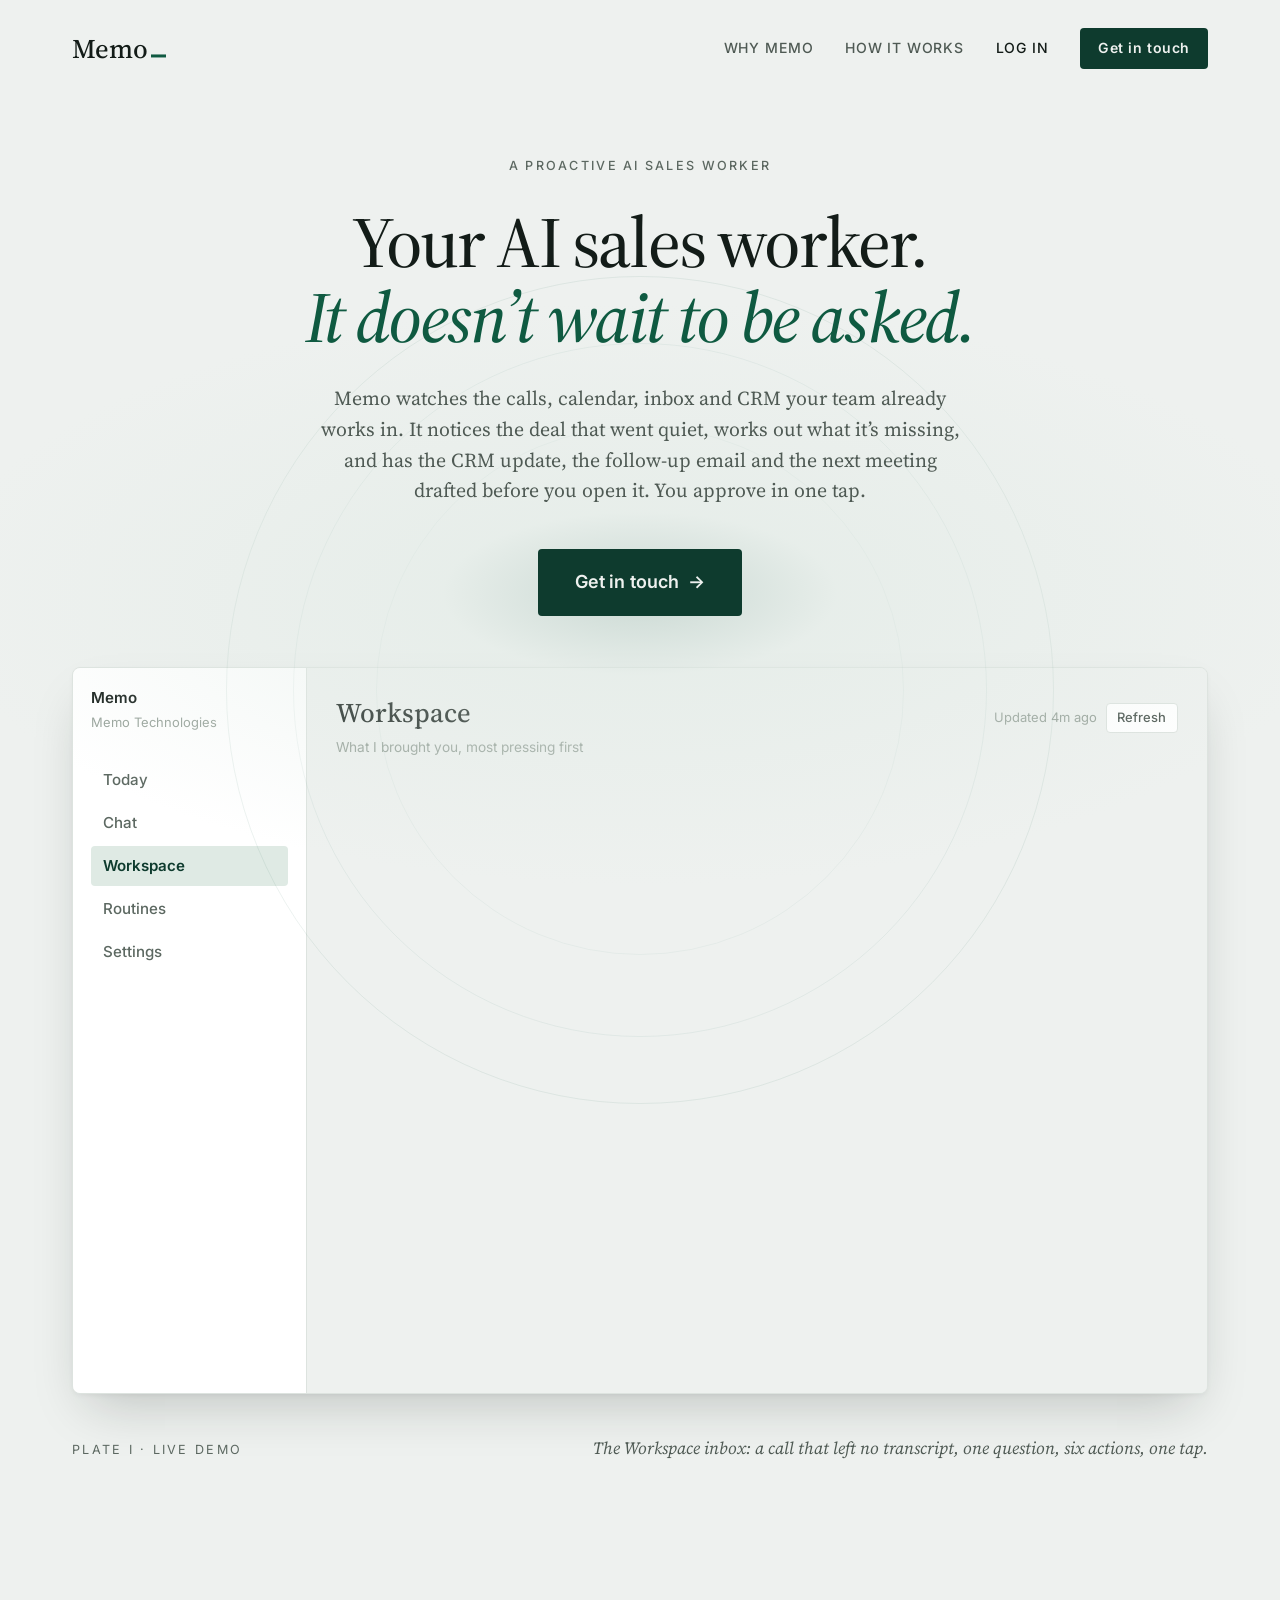
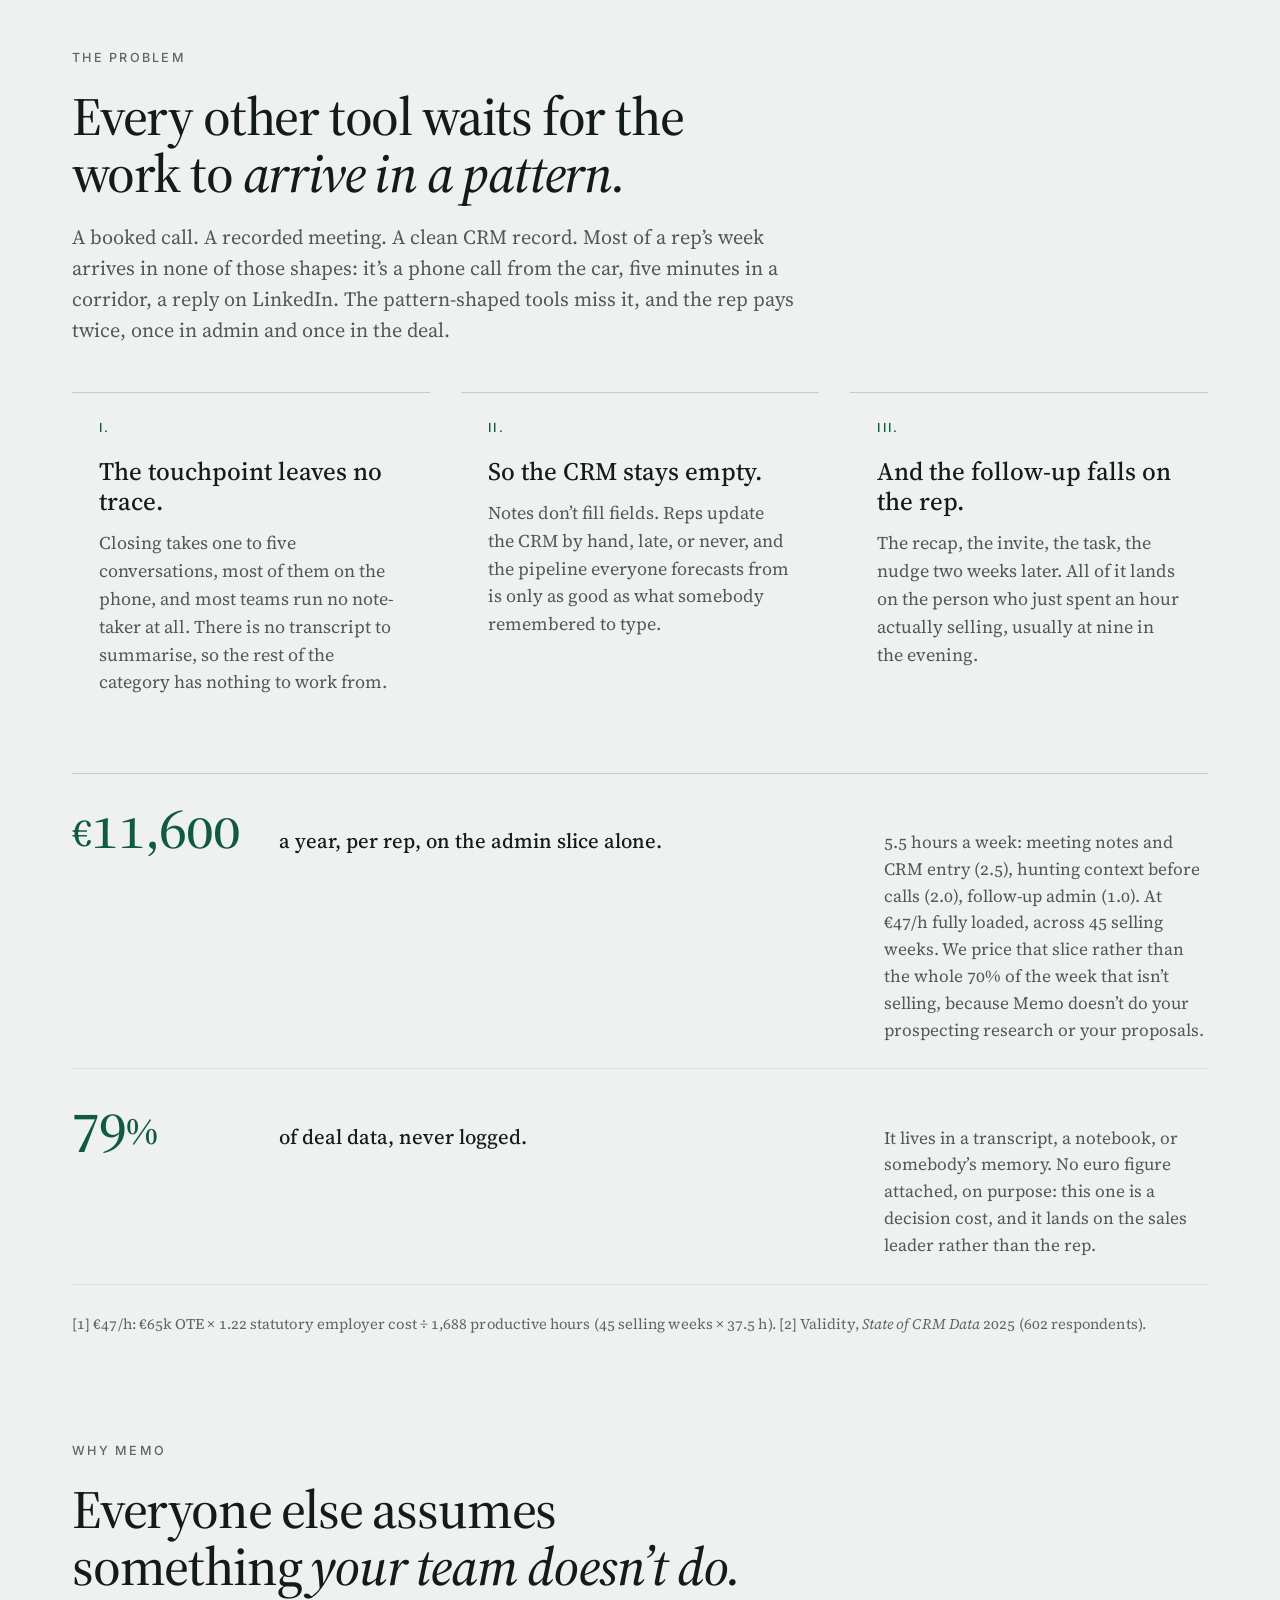
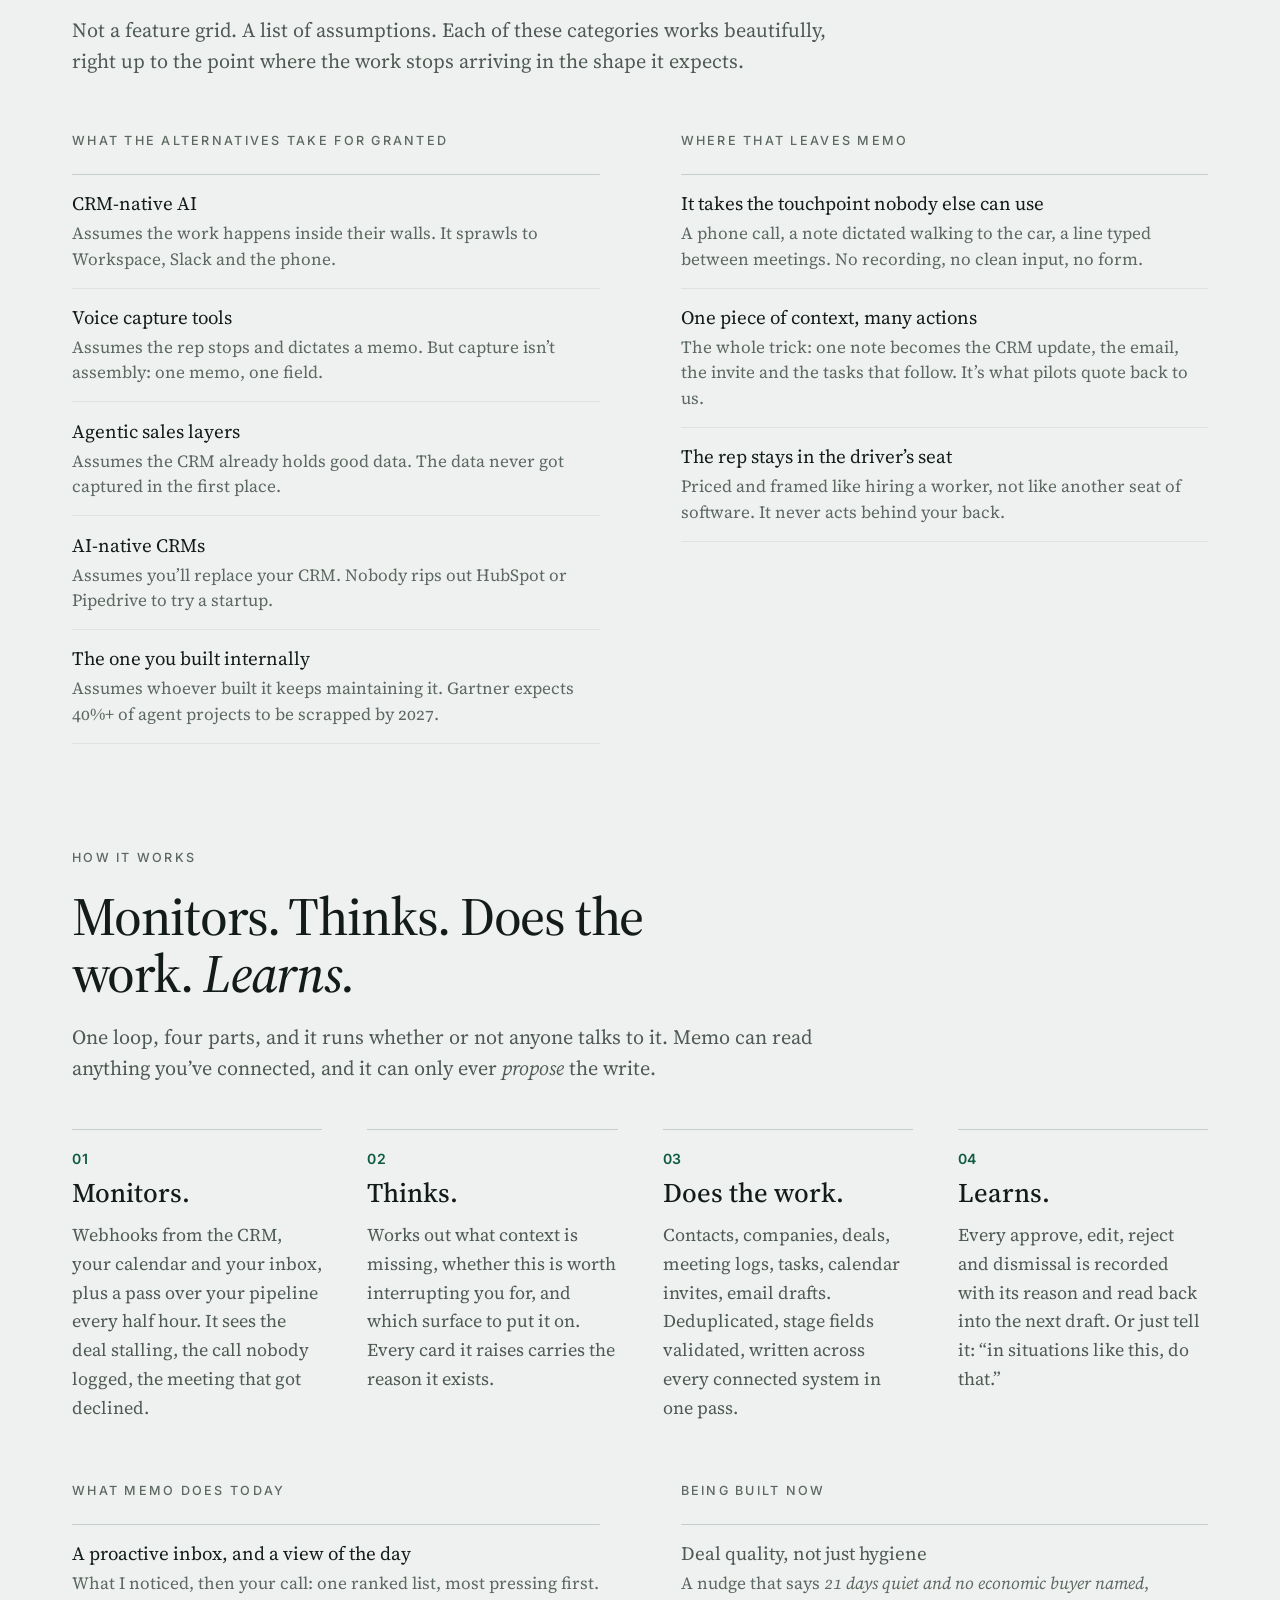
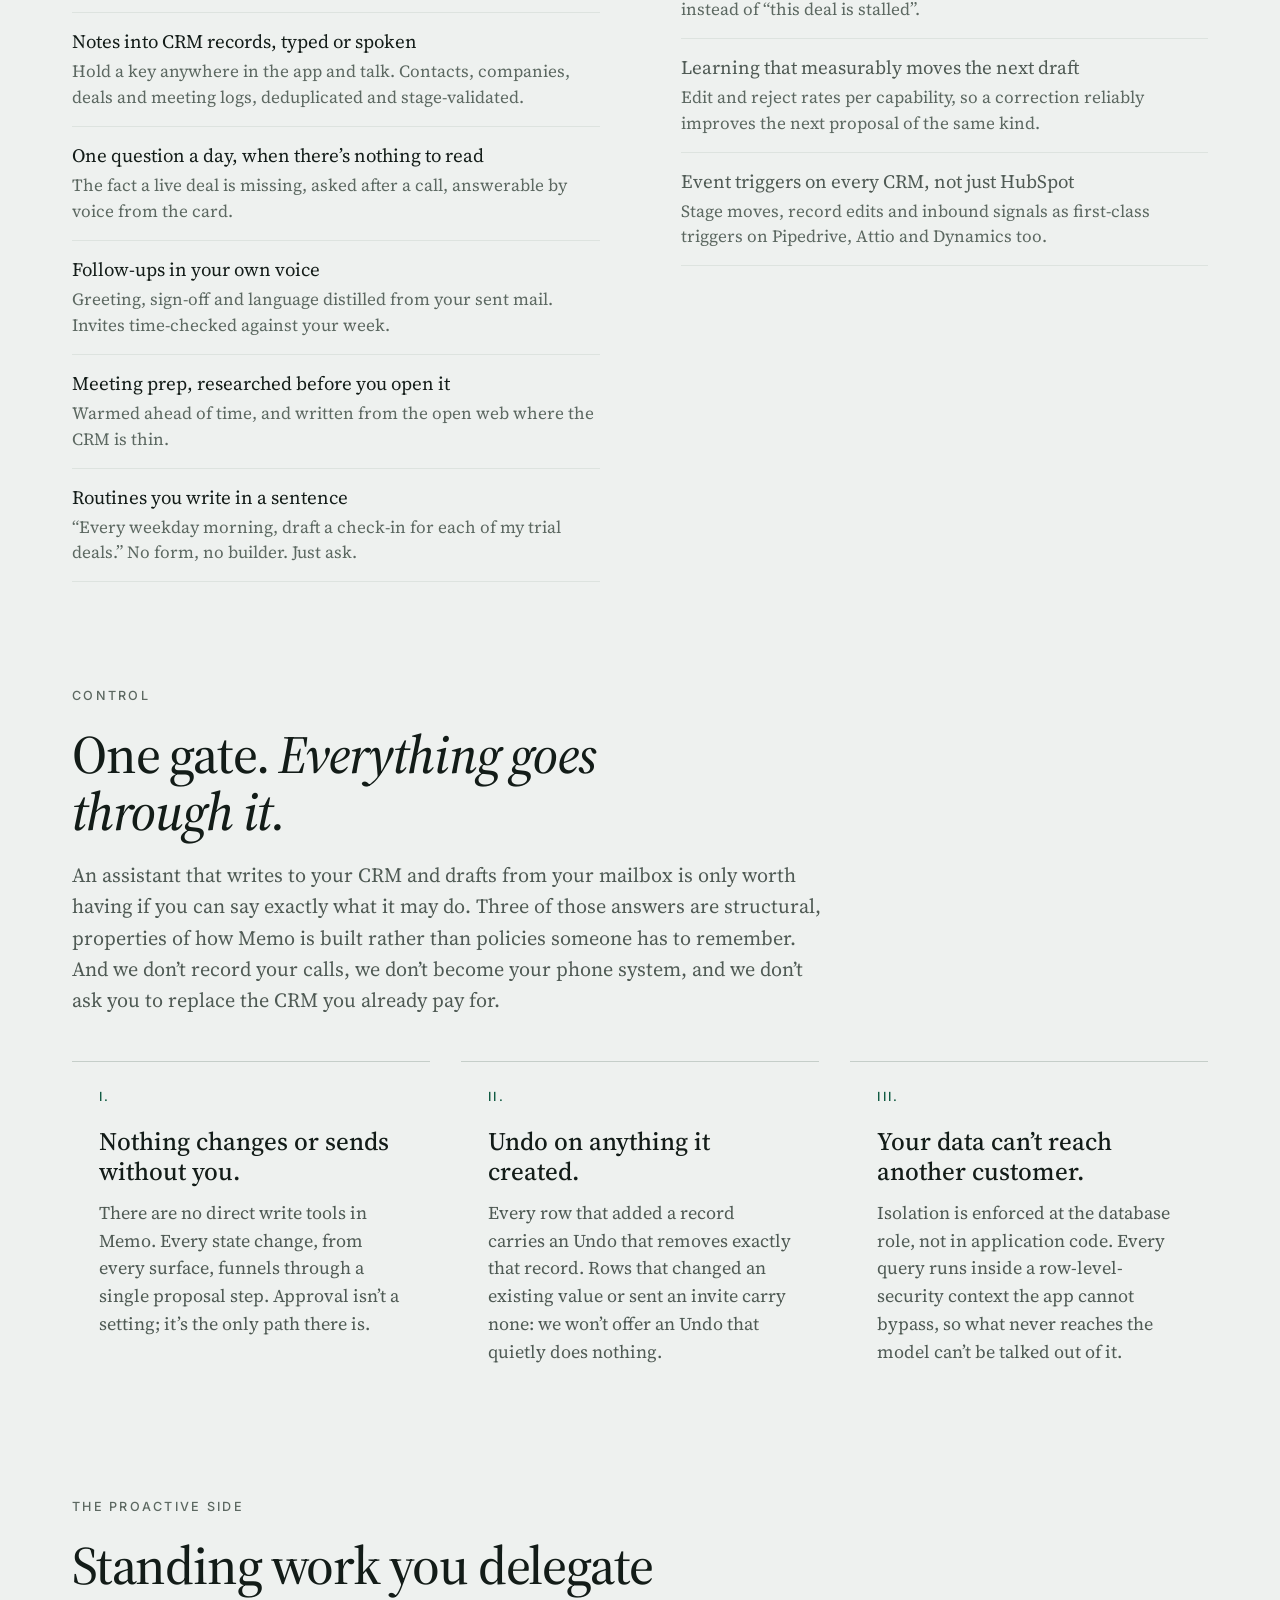
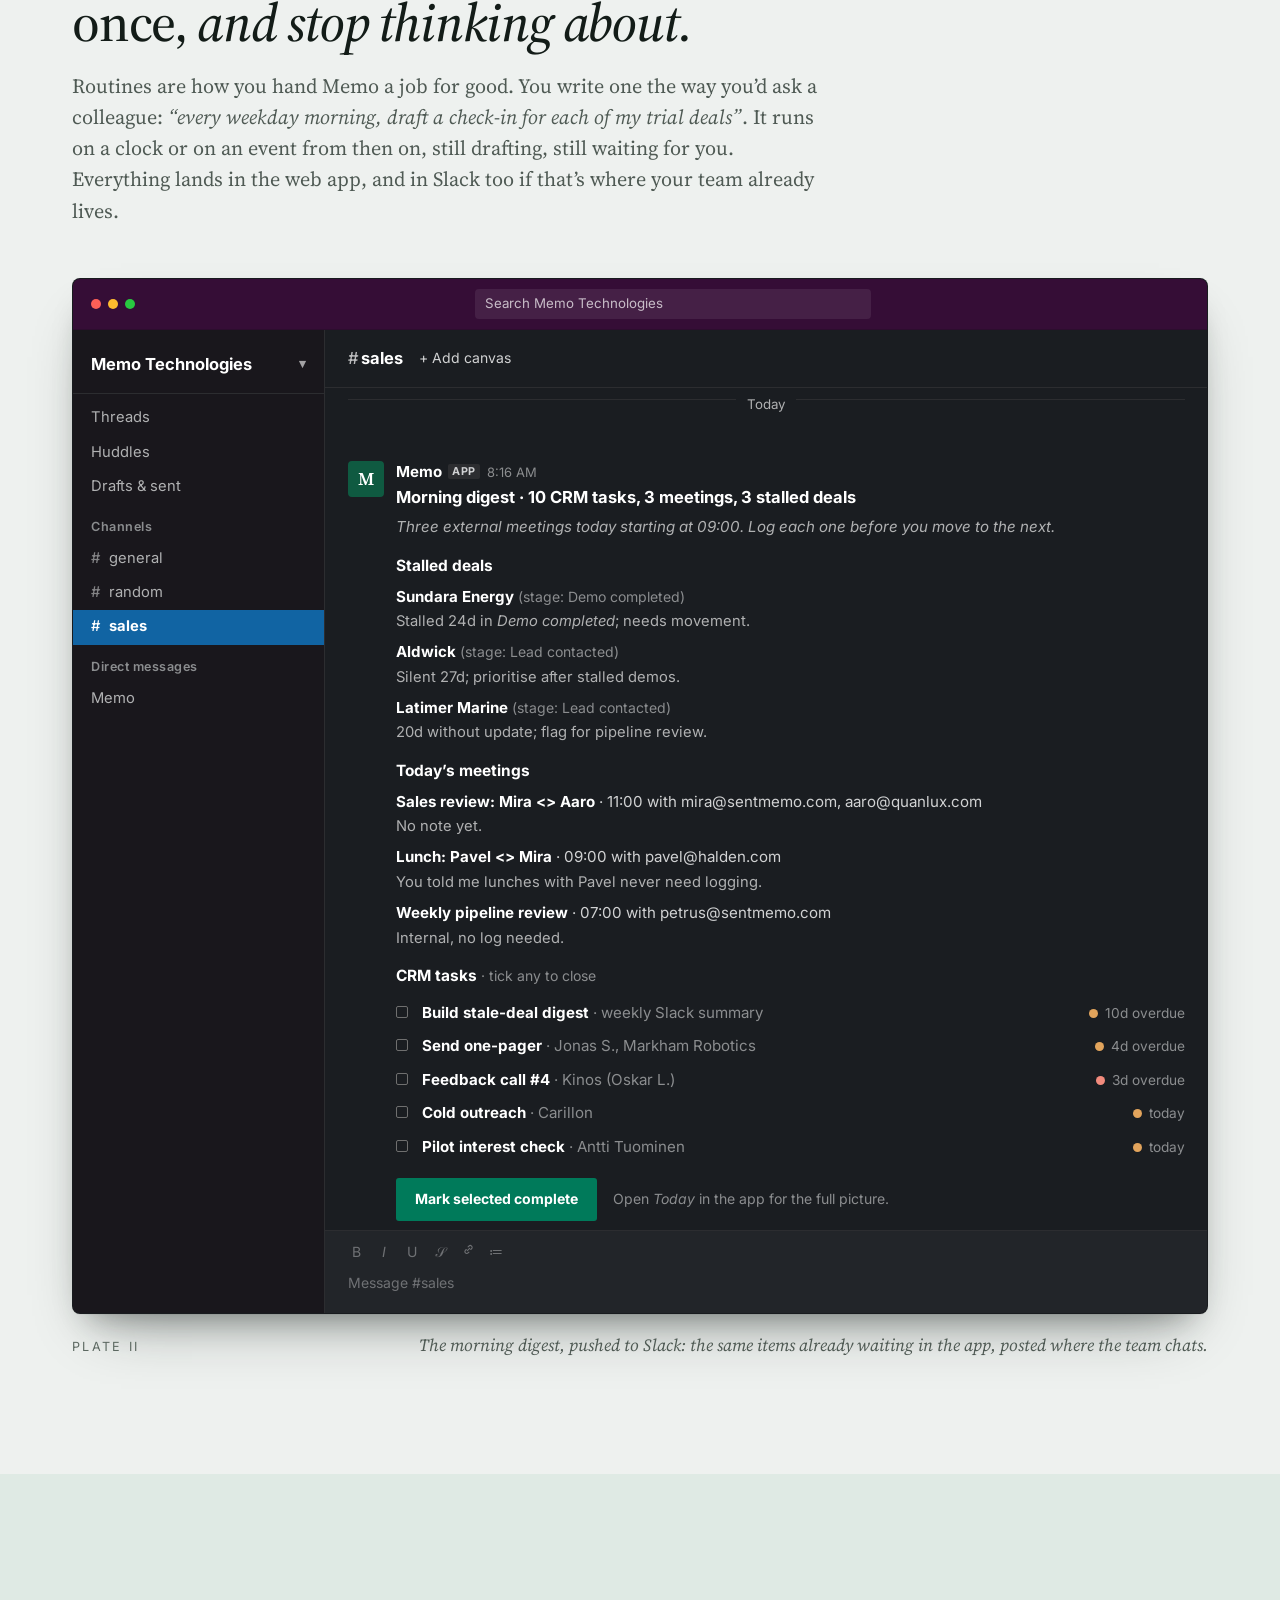
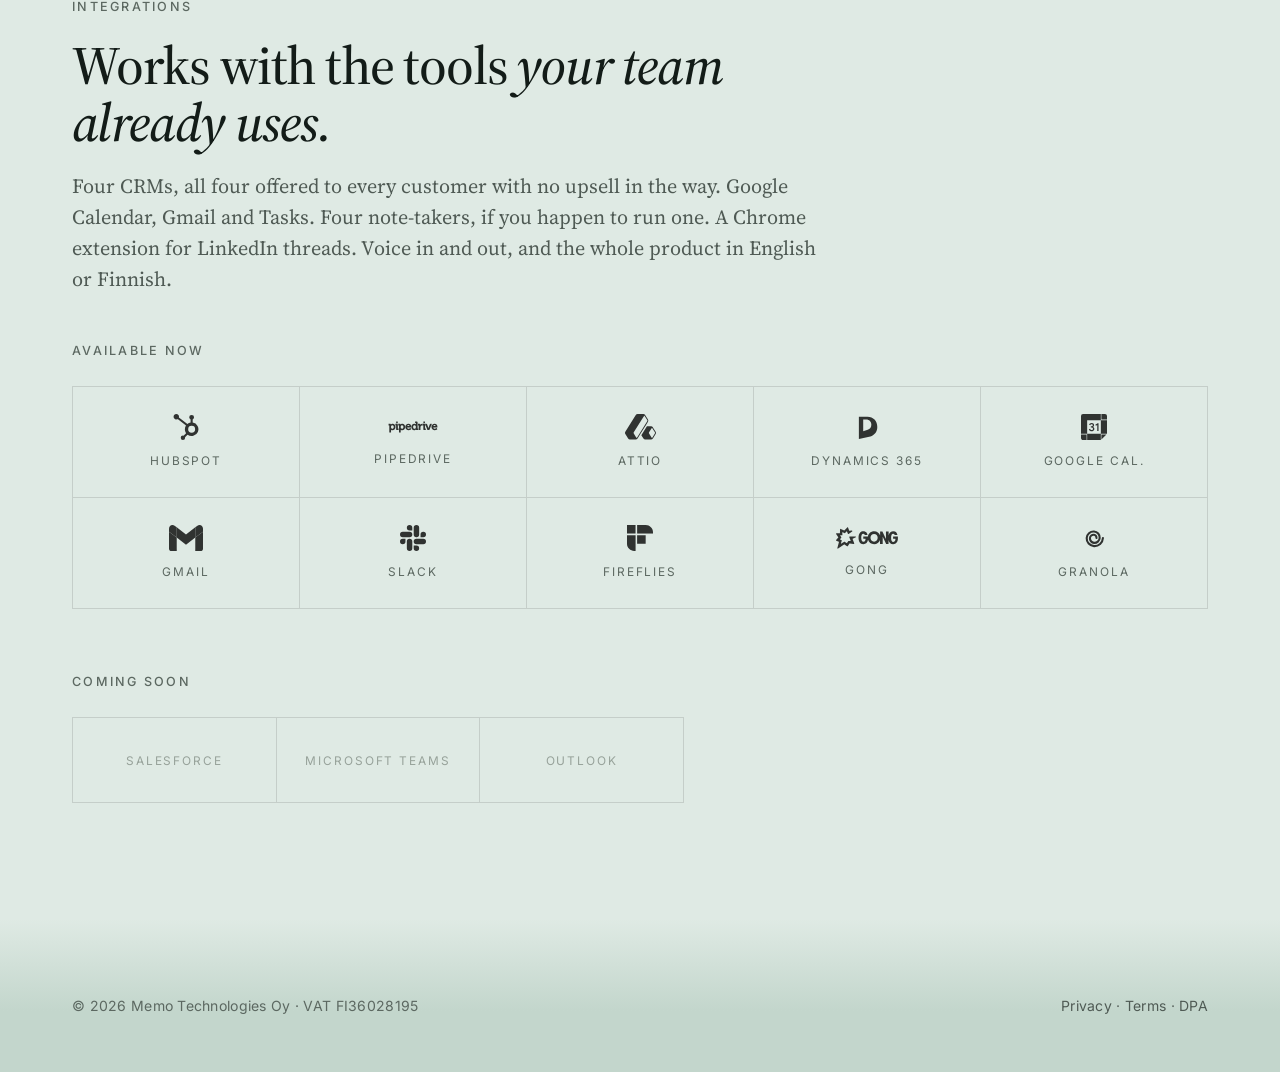
<file: index.html>
<!DOCTYPE html>
<html lang="en">
<head>
  <meta charset="UTF-8">
  <meta name="viewport" content="width=device-width, initial-scale=1.0">
  <title>Memo · A Proactive AI Sales Worker</title>
  <meta name="description" content="Memo is a proactive AI sales worker. It watches your calls, calendar, inbox and CRM, then has the CRM updates, follow-up emails and next meetings drafted before you ask, ready for one-tap approval. Works with HubSpot, Pipedrive, Attio and Dynamics 365.">
  <link rel="icon" href="data:image/svg+xml,<svg xmlns='http://www.w3.org/2000/svg' viewBox='0 0 100 100'><rect width='100' height='100' rx='6' fill='%230e3b2e'/><text x='50' y='68' font-family='ui-serif,Georgia' font-size='60' font-weight='600' fill='%23eef1ef' text-anchor='middle'>M</text></svg>">

  <link rel="preconnect" href="https://fonts.googleapis.com">
  <link rel="preconnect" href="https://fonts.gstatic.com" crossorigin>
  <link href="https://fonts.googleapis.com/css2?family=Source+Serif+4:ital,opsz,wght@0,8..60,400;0,8..60,500;0,8..60,600;0,8..60,700;1,8..60,400;1,8..60,500&family=Inter:wght@400;500;600;700&display=swap" rel="stylesheet">
  <link rel="stylesheet" href="/sales.css?v=20260821a">

  <link rel="canonical" href="https://sentmemo.com/">

  <!-- Open Graph -->
  <meta property="og:type" content="website">
  <meta property="og:site_name" content="Memo">
  <meta property="og:url" content="https://sentmemo.com/">
  <meta property="og:title" content="Memo, a proactive AI sales worker">
  <meta property="og:description" content="It doesn&rsquo;t wait to be asked. Memo notices what your deals need, then drafts the CRM updates, follow-up emails and next meetings for one-tap approval.">
  <meta property="og:image" content="https://sentmemo.com/og.png">
  <meta property="og:image:width" content="1200">
  <meta property="og:image:height" content="630">
  <meta property="og:image:alt" content="Memo, a proactive AI sales worker. It doesn&rsquo;t wait to be asked.">
  <meta property="og:locale" content="en_US">

  <!-- Twitter -->
  <meta name="twitter:card" content="summary_large_image">
  <meta name="twitter:title" content="Memo, a proactive AI sales worker">
  <meta name="twitter:description" content="It doesn&rsquo;t wait to be asked. Memo notices what your deals need, then drafts the CRM updates, follow-ups and next meetings for one-tap approval.">
  <meta name="twitter:image" content="https://sentmemo.com/og.png">

  <meta name="theme-color" content="#eef1ef">

  <!-- Structured data -->
  <script type="application/ld+json">
  {
    "@context": "https://schema.org",
    "@graph": [
      {
        "@type": "Organization",
        "@id": "https://sentmemo.com/#organization",
        "name": "Memo Technologies Oy",
        "alternateName": "Memo",
        "url": "https://sentmemo.com/",
        "logo": "https://sentmemo.com/og.png",
        "vatID": "FI36028195"
      },
      {
        "@type": "SoftwareApplication",
        "@id": "https://sentmemo.com/#product",
        "name": "Memo",
        "applicationCategory": "BusinessApplication",
        "applicationSubCategory": "Sales Productivity / Proactive AI Sales Worker",
        "operatingSystem": "Web, Slack",
        "description": "A proactive AI sales worker for account executives. It monitors the CRM, calendar and inbox, then drafts the CRM updates, follow-up emails, tasks and calendar invites each touchpoint implies, for one-tap approval, with an undo on anything it created. Works with HubSpot, Pipedrive, Attio, Dynamics 365, Google Workspace, Slack, and note-takers including Fireflies, Gong and Granola.",
        "url": "https://sentmemo.com/",
        "publisher": { "@id": "https://sentmemo.com/#organization" }
      },
      {
        "@type": "WebPage",
        "@id": "https://sentmemo.com/#webpage",
        "url": "https://sentmemo.com/",
        "name": "Memo, a proactive AI sales worker",
        "isPartOf": { "@id": "https://sentmemo.com/#organization" },
        "primaryImageOfPage": "https://sentmemo.com/og.png",
        "about": { "@id": "https://sentmemo.com/#product" }
      }
    ]
  }
  </script>
</head>
<body>

  <!-- ── Masthead ───────────────────────────────────────────── -->
  <header class="masthead">
    <div class="container masthead-row">
      <a href="/" class="wordmark" aria-label="Memo home">Memo<span class="bar" aria-hidden="true"></span></a>
      <nav class="masthead-meta" aria-label="Primary">
        <a href="#why" class="nav">Why Memo</a>
        <a href="#how" class="nav">How it works</a>
        <a href="https://app.sentmemo.com" class="nav login">Log in</a>
        <a href="mailto:henri@sentmemo.com?subject=Memo" class="btn btn-primary btn-sm">Get in touch</a>
      </nav>
    </div>
  </header>

  <!-- ── Hero ───────────────────────────────────────────────── -->
  <section class="hero">
    <div class="hero-orb" aria-hidden="true"></div>
    <div class="hero-glow" aria-hidden="true"></div>
    <div class="container">
      <div class="hero-stage">

        <!-- One touchpoint in, three artefacts out: the wedge, stated in
             pictures before the headline states it in words. -->
        <div class="float-card transcript" aria-hidden="true">
          <div class="label"><span class="pip">&#9679;</span>Voice note &middot; 38 sec</div>
          <div class="meta">Held the mic and talked, walking to the car</div>
        </div>
        <div class="float-card proposal" aria-hidden="true">
          <div class="label"><img class="logo" src="logos/hubspot-color.svg" alt="HubSpot">Update deal: Halden NA Expansion</div>
          <div class="meta">Stage: <strong>Qualified to buy</strong> &middot; $50,000</div>
          <div class="progress" aria-hidden="true"><span></span></div>
        </div>
        <div class="float-card email" aria-hidden="true">
          <div class="label"><img class="logo" src="logos/gmail.svg" alt="Gmail">Email draft to Mira Halvorsen</div>
          <div class="meta">In your own greeting and sign-off &middot; <strong>ready</strong></div>
        </div>
        <div class="float-card calendar" aria-hidden="true">
          <div class="label"><img class="logo" src="logos/googlecalendar-color.svg" alt="Google Calendar">Pricing &amp; legal review</div>
          <div class="meta">Wed 10:00 &middot; 30 min</div>
        </div>

        <div class="smallcaps eyebrow">A proactive AI sales worker</div>
        <h1 class="hed">Your AI sales worker. <em>It doesn&rsquo;t wait to be asked.</em></h1>
        <p class="deck">
          Memo watches the calls, calendar, inbox and CRM your team already works in. It notices the deal that went quiet, works out what it&rsquo;s missing, and has the CRM update, the follow-up email and the next meeting drafted before you open it. You approve in one tap.
        </p>
        <div class="hero-cta">
          <a class="btn btn-primary btn-lg" href="mailto:henri@sentmemo.com?subject=Memo">Get in touch <span class="arrow">→</span></a>
        </div>
      </div>

      <!-- Plate I: the Workspace inbox, where proactive work lands -->
      <figure class="plate" aria-label="Memo's Workspace inbox: Memo notices a call that left no note, asks the one thing it cannot read, drafts six actions from the one-line answer, and writes them to HubSpot with an Undo on each.">
        <div class="plate-frame">
          <div class="webapp webapp-demo">
            <aside class="web-side" aria-hidden="true">
              <div class="web-org">Memo<span class="org-sub">Memo Technologies</span></div>
              <nav class="web-nav">
                <a>Today</a>
                <a>Chat</a>
                <a class="active">Workspace</a>
                <a>Routines</a>
                <a>Settings</a>
              </nav>
            </aside>

            <main class="web-main">
              <div class="web-page-head">
                <div>
                  <h3>Workspace</h3>
                  <div class="ap-sub">What I brought you, most pressing first</div>
                </div>
                <span class="web-refresh">Updated 4m ago <span class="btn-mini">Refresh</span></span>
              </div>

              <div class="ap-body">

                <!-- Phase 1: Memo noticed on its own, and asked the one thing
                     it had no way to read. Answered by voice from the card. -->
                <div class="phase phase-1" aria-hidden="true">
                  <div class="ap-label">What I noticed</div>
                  <div class="ap-card">
                    <h5>Your 11:00 with Mira Halvorsen ran 47 minutes, and nothing recorded it.</h5>
                    <p>Halden has sat in <em>Qualified to buy</em> for 23 days with no economic buyer named on the deal. Tell me one thing and I&rsquo;ll write the rest.</p>
                    <div class="ap-why"><strong>Why you&rsquo;re seeing this</strong> &middot; call logged in HubSpot &middot; 23d in Qualified to buy</div>
                    <div class="ap-ask">
                      <span class="field typed">Mira&rsquo;s CFO signs it off. Pricing review Wednesday, she wants legal on it</span>
                      <span class="ap-mic" aria-hidden="true"><svg viewBox="0 0 16 16" width="12" height="12" fill="none" stroke="currentColor" stroke-width="1.5" stroke-linecap="round" aria-hidden="true"><rect x="5.5" y="1.5" width="5" height="8" rx="2.5"/><path d="M3 8a5 5 0 0010 0"/><path d="M8 13v1.5"/></svg></span>
                      <span class="ap-btn">Send</span>
                    </div>
                    <div class="ap-thinking">
                      <span class="thinking-dots"><span></span><span></span><span></span></span>
                      Thinking&hellip;
                    </div>
                  </div>
                </div>

                <!-- Phase 2: one answer, six actions. The additive half is
                     already done and undoable; the rest waits for a tap. -->
                <div class="phase phase-2" aria-hidden="true">
                  <div class="ap-label">Your call <span class="n">&middot; drafted from one line, after your 11:00</span></div>
                  <div class="ap-card">
                    <div class="ap-prop-head">Proposed changes<span class="badge">6 actions</span></div>

                    <div class="ap-split">I&rsquo;ve done this</div>
                    <div class="ap-row">
                      <span class="ap-box on" aria-hidden="true"></span>
                      <span><strong>Logged meeting:</strong> Mira Halvorsen @ Halden
                        <span class="meta">47 min &middot; CFO is the signer &middot; legal review requested</span>
                      </span>
                      <span class="ap-undo">Undo</span>
                    </div>
                    <div class="ap-row">
                      <span class="ap-box on" aria-hidden="true"></span>
                      <span><strong>Added contact:</strong> Ingrid Solheim, CFO
                        <span class="meta">Linked to Halden &middot; economic buyer</span>
                      </span>
                      <span class="ap-undo">Undo</span>
                    </div>

                    <div class="ap-split">I&rsquo;d like to do this</div>
                    <div class="ap-row">
                      <span class="ap-box on" aria-hidden="true"></span>
                      <span><strong>Update deal:</strong> Halden NA Expansion
                        <span class="meta">Stage: Qualified to buy &middot; $50,000 &middot; close date +3w</span>
                      </span>
                      <span class="ap-tag">deal update</span>
                    </div>
                    <div class="ap-row">
                      <span class="ap-box on" aria-hidden="true"></span>
                      <span><strong>Close task:</strong> Draft expansion proposal
                        <span class="meta">4 days overdue &middot; this meeting was it</span>
                      </span>
                      <span class="ap-tag">task</span>
                    </div>
                    <div class="ap-row">
                      <span class="ap-box on" aria-hidden="true"></span>
                      <span><strong>Email draft:</strong> recap and pricing to Mira
                        <span class="meta">Your greeting, your sign-off, your language</span>
                      </span>
                      <span class="ap-tag">email draft</span>
                    </div>
                    <div class="ap-row">
                      <span class="ap-box on" aria-hidden="true"></span>
                      <span><strong>Calendar invite:</strong> Pricing &amp; legal review
                        <span class="meta">Wed 10:00 &middot; 30 min &middot; checked against your week</span>
                      </span>
                      <span class="ap-tag">emails 2 guests</span>
                    </div>

                    <div class="ap-actions">
                      <span class="ap-btn primary">Approve 4 HubSpot updates</span>
                      <span class="ap-btn">Edit</span>
                      <span class="ap-hint">Untick anything. Nothing sends until you say so.</span>
                    </div>
                  </div>
                </div>

                <!-- Phase 3: written, reversible, and one correction wiser -->
                <div class="phase phase-3" aria-hidden="true">
                  <div class="ap-label">Done</div>
                  <div class="ap-card">
                    <div class="ap-sent"><span aria-hidden="true">✓</span> In HubSpot &middot; 6 actions in 11 seconds</div>

                    <div class="ap-row">
                      <span class="ap-box on" aria-hidden="true"></span>
                      <span><strong>Meeting logged</strong> on the Halden timeline
                        <span class="meta">Mira Halvorsen &middot; Ingrid Solheim added as CFO</span>
                      </span>
                      <span class="ap-undo">Undo</span>
                    </div>
                    <div class="ap-row">
                      <span class="ap-box on" aria-hidden="true"></span>
                      <span><strong>Deal moved</strong> to Qualified to buy &middot; $52,000
                        <span class="meta">You changed the amount from $50,000</span>
                      </span>
                    </div>
                    <div class="ap-row">
                      <span class="ap-box on" aria-hidden="true"></span>
                      <span><strong>Task closed</strong> &middot; <strong>draft waiting in Gmail</strong> &middot; <strong>invite sent</strong>
                        <span class="meta">Wed 10:00 &middot; Mira and legal accepted</span>
                      </span>
                    </div>

                    <div class="ap-links">
                      <span class="mock-link">Halden deal <span class="arrow">↗</span></span>
                      <span class="mock-link">Gmail draft <span class="arrow">↗</span></span>
                      <span class="mock-link">Calendar <span class="arrow">↗</span></span>
                    </div>
                    <div class="ap-actions">
                      <span class="ap-hint">Noted: you price expansions off the contract figure, not the quote. I&rsquo;ll use that next time.</span>
                    </div>
                  </div>
                </div>

              </div>
            </main>
          </div>
        </div>

        <figcaption class="plate-caption" style="margin-top: 1.25rem;">
          <span class="figure">Plate&nbsp;I &middot; Live demo</span>
          <span class="text">The Workspace inbox: a call that left no transcript, one question, six actions, one tap.</span>
        </figcaption>
      </figure>
    </div>
  </section>

  <!-- ── Problem, and what it costs ─────────────────────────── -->
  <section class="bay">
    <div class="container">
      <div class="smallcaps section-eyebrow">The problem</div>
      <h2 class="head">Every other tool waits for the work to <em>arrive in a pattern.</em></h2>
      <p class="lede">
        A booked call. A recorded meeting. A clean CRM record. Most of a rep&rsquo;s week arrives in none of those shapes: it&rsquo;s a phone call from the car, five minutes in a corridor, a reply on LinkedIn. The pattern-shaped tools miss it, and the rep pays twice, once in admin and once in the deal.
      </p>

      <div class="problem-grid">
        <article class="pcard">
          <span class="tag">i.</span>
          <h3>The touchpoint leaves no trace.</h3>
          <p>Closing takes one to five conversations, most of them on the phone, and most teams run no note-taker at all. There is no transcript to summarise, so the rest of the category has nothing to work from.</p>
        </article>
        <article class="pcard">
          <span class="tag">ii.</span>
          <h3>So the CRM stays empty.</h3>
          <p>Notes don&rsquo;t fill fields. Reps update the CRM by hand, late, or never, and the pipeline everyone forecasts from is only as good as what somebody remembered to type.</p>
        </article>
        <article class="pcard">
          <span class="tag">iii.</span>
          <h3>And the follow-up falls on the rep.</h3>
          <p>The recap, the invite, the task, the nudge two weeks later. All of it lands on the person who just spent an hour actually selling, usually at nine in the evening.</p>
        </article>
      </div>

      <div class="stats" role="list">
        <div class="stat-row" role="listitem">
          <div class="num"><span style="font-size: 0.68em; vertical-align: 0.06em; margin-right: 0.04em;">€</span>11,600</div>
          <div class="label">a year, per rep, on the admin slice alone.</div>
          <div class="gloss">5.5 hours a week: meeting notes and CRM entry (2.5), hunting context before calls (2.0), follow-up admin (1.0). At €47/h fully loaded, across 45 selling weeks. We price that slice rather than the whole 70% of the week that isn&rsquo;t selling, because Memo doesn&rsquo;t do your prospecting research or your proposals.</div>
        </div>
        <div class="stat-row" role="listitem">
          <div class="num">79<span style="font-size: 0.65em;">%</span></div>
          <div class="label">of deal data, never logged.</div>
          <div class="gloss">It lives in a transcript, a notebook, or somebody&rsquo;s memory. No euro figure attached, on purpose: this one is a decision cost, and it lands on the sales leader rather than the rep.</div>
        </div>
      </div>

      <p class="citations">
        [1] €47/h: €65k OTE &times; 1.22 statutory employer cost &divide; 1,688 productive hours (45 selling weeks &times; 37.5&nbsp;h).
        [2] Validity, <em>State of CRM Data</em> 2025 (602&nbsp;respondents).
      </p>
    </div>
  </section>

  <!-- ── Why Memo ───────────────────────────────────────────── -->
  <section class="bay" id="why" style="padding-top: 0;">
    <div class="container">
      <div class="smallcaps section-eyebrow">Why Memo</div>
      <h2 class="head">Everyone else assumes something <em>your team doesn&rsquo;t do.</em></h2>
      <p class="lede">
        Not a feature grid. A list of assumptions. Each of these categories works beautifully, right up to the point where the work stops arriving in the shape it expects.
      </p>

      <div class="capability-row" style="margin-top: 3rem;">
        <div>
          <h4>What the alternatives take for granted</h4>
          <ul class="caplist">
            <li>CRM-native AI <span class="desc">Assumes the work happens inside their walls. It sprawls to Workspace, Slack and the phone.</span></li>
            <li>Voice capture tools <span class="desc">Assumes the rep stops and dictates a memo. But capture isn&rsquo;t assembly: one memo, one field.</span></li>
            <li>Agentic sales layers <span class="desc">Assumes the CRM already holds good data. The data never got captured in the first place.</span></li>
            <li>AI-native CRMs <span class="desc">Assumes you&rsquo;ll replace your CRM. Nobody rips out HubSpot or Pipedrive to try a startup.</span></li>
            <li>The one you built internally <span class="desc">Assumes whoever built it keeps maintaining it. Gartner expects 40%+ of agent projects to be scrapped by 2027.</span></li>
          </ul>
        </div>
        <div>
          <h4>Where that leaves Memo</h4>
          <ul class="caplist">
            <li>It takes the touchpoint nobody else can use <span class="desc">A phone call, a note dictated walking to the car, a line typed between meetings. No recording, no clean input, no form.</span></li>
            <li>One piece of context, many actions <span class="desc">The whole trick: one note becomes the CRM update, the email, the invite and the tasks that follow. It&rsquo;s what pilots quote back to us.</span></li>
            <li>The rep stays in the driver&rsquo;s seat <span class="desc">Priced and framed like hiring a worker, not like another seat of software. It never acts behind your back.</span></li>
          </ul>
        </div>
      </div>
    </div>
  </section>

  <!-- ── How it works ──────────────────────────────────────── -->
  <section class="bay" id="how" style="padding-top: 0;">
    <div class="container">
      <div class="smallcaps section-eyebrow">How it works</div>
      <h2 class="head">Monitors. Thinks. Does the work. <em>Learns.</em></h2>
      <p class="lede">
        One loop, four parts, and it runs whether or not anyone talks to it. Memo can read anything you&rsquo;ve connected, and it can only ever <em>propose</em> the write.
      </p>

      <div class="steps steps-4">
        <article class="step">
          <h3>Monitors.</h3>
          <p>Webhooks from the CRM, your calendar and your inbox, plus a pass over your pipeline every half hour. It sees the deal stalling, the call nobody logged, the meeting that got declined.</p>
        </article>
        <article class="step">
          <h3>Thinks.</h3>
          <p>Works out what context is missing, whether this is worth interrupting you for, and which surface to put it on. Every card it raises carries the reason it exists.</p>
        </article>
        <article class="step">
          <h3>Does the work.</h3>
          <p>Contacts, companies, deals, meeting logs, tasks, calendar invites, email drafts. Deduplicated, stage fields validated, written across every connected system in one pass.</p>
        </article>
        <article class="step">
          <h3>Learns.</h3>
          <p>Every approve, edit, reject and dismissal is recorded with its reason and read back into the next draft. Or just tell it: &ldquo;in situations like this, do that.&rdquo;</p>
        </article>
      </div>

      <div class="capability-row">
        <div>
          <h4>What Memo does today</h4>
          <ul class="caplist">
            <li>A proactive inbox, and a view of the day <span class="desc">What I noticed, then your call: one ranked list, most pressing first.</span></li>
            <li>Notes into CRM records, typed or spoken <span class="desc">Hold a key anywhere in the app and talk. Contacts, companies, deals and meeting logs, deduplicated and stage-validated.</span></li>
            <li>One question a day, when there&rsquo;s nothing to read <span class="desc">The fact a live deal is missing, asked after a call, answerable by voice from the card.</span></li>
            <li>Follow-ups in your own voice <span class="desc">Greeting, sign-off and language distilled from your sent mail. Invites time-checked against your week.</span></li>
            <li>Meeting prep, researched before you open it <span class="desc">Warmed ahead of time, and written from the open web where the CRM is thin.</span></li>
            <li>Routines you write in a sentence <span class="desc">&ldquo;Every weekday morning, draft a check-in for each of my trial deals.&rdquo; No form, no builder. Just ask.</span></li>
          </ul>
        </div>
        <div>
          <h4 class="coming-h4">Being built now</h4>
          <ul class="caplist coming">
            <li>Deal quality, not just hygiene <span class="desc">A nudge that says <em>21 days quiet and no economic buyer named</em>, instead of &ldquo;this deal is stalled&rdquo;.</span></li>
            <li>Learning that measurably moves the next draft <span class="desc">Edit and reject rates per capability, so a correction reliably improves the next proposal of the same kind.</span></li>
            <li>Event triggers on every CRM, not just HubSpot <span class="desc">Stage moves, record edits and inbound signals as first-class triggers on Pipedrive, Attio and Dynamics too.</span></li>
          </ul>
        </div>
      </div>
    </div>
  </section>

  <!-- ── Control ────────────────────────────────────────────── -->
  <section class="bay" style="padding-top: 0;">
    <div class="container">
      <div class="smallcaps section-eyebrow">Control</div>
      <h2 class="head">One gate. <em>Everything goes through it.</em></h2>
      <p class="lede">
        An assistant that writes to your CRM and drafts from your mailbox is only worth having if you can say exactly what it may do. Three of those answers are structural, properties of how Memo is built rather than policies someone has to remember. And we don&rsquo;t record your calls, we don&rsquo;t become your phone system, and we don&rsquo;t ask you to replace the CRM you already pay for.
      </p>

      <div class="problem-grid">
        <article class="pcard">
          <span class="tag">i.</span>
          <h3>Nothing changes or sends without you.</h3>
          <p>There are no direct write tools in Memo. Every state change, from every surface, funnels through a single proposal step. Approval isn&rsquo;t a setting; it&rsquo;s the only path there is.</p>
        </article>
        <article class="pcard">
          <span class="tag">ii.</span>
          <h3>Undo on anything it created.</h3>
          <p>Every row that added a record carries an Undo that removes exactly that record. Rows that changed an existing value or sent an invite carry none: we won&rsquo;t offer an Undo that quietly does nothing.</p>
        </article>
        <article class="pcard">
          <span class="tag">iii.</span>
          <h3>Your data can&rsquo;t reach another customer.</h3>
          <p>Isolation is enforced at the database role, not in application code. Every query runs inside a row-level-security context the app cannot bypass, so what never reaches the model can&rsquo;t be talked out of it.</p>
        </article>
      </div>
    </div>
  </section>

  <!-- ── Proactive surface ──────────────────────────────────── -->
  <section class="bay" style="padding-top: 0;">
    <div class="container">
      <div class="smallcaps section-eyebrow">The proactive side</div>
      <h2 class="head">Standing work you delegate once, <em>and stop thinking about.</em></h2>
      <p class="lede">
        Routines are how you hand Memo a job for good. You write one the way you&rsquo;d ask a colleague: <em>&ldquo;every weekday morning, draft a check-in for each of my trial deals&rdquo;</em>. It runs on a clock or on an event from then on, still drafting, still waiting for you. Everything lands in the web app, and in Slack too if that&rsquo;s where your team already lives.
      </p>

      <!-- Plate II: Slack, the delivery channel on top of the web app -->
      <figure class="plate">
        <div class="plate-frame">
          <div class="slack-window">
            <div class="sw-topbar">
              <div class="sw-traffic" aria-hidden="true"><span></span><span></span><span></span></div>
              <div class="sw-search">Search Memo Technologies</div>
            </div>

            <aside class="sw-side" aria-hidden="true">
              <div class="sw-workspace">Memo Technologies</div>
              <ul class="sw-nav">
                <li class="sw-item">Threads</li>
                <li class="sw-item">Huddles</li>
                <li class="sw-item">Drafts &amp; sent</li>
              </ul>
              <div class="sw-section-label">Channels</div>
              <ul class="sw-channels">
                <li class="sw-channel"><span class="hash">#</span>general</li>
                <li class="sw-channel"><span class="hash">#</span>random</li>
                <li class="sw-channel active"><span class="hash">#</span>sales</li>
              </ul>
              <div class="sw-section-label">Direct messages</div>
              <ul class="sw-channels">
                <li class="sw-item">Memo</li>
              </ul>
            </aside>

            <main class="sw-main">
              <div class="sw-head">
                <span><span style="opacity:0.7;font-weight:500;margin-right:2px;">#</span>sales</span>
                <span class="crumb">+ Add canvas</span>
              </div>

              <div class="sw-day"><span>Today</span></div>

              <div class="sw-body">
                <div class="sw-msg">
                  <div class="sw-avatar">M</div>
                  <div>
                    <div class="sw-meta"><span class="name">Memo</span><span class="bot-tag">APP</span><span class="time">8:16 AM</span></div>
                    <div class="sw-text" style="font-weight: 700; color: #fff; font-size: 0.92rem; margin-bottom: 0.3rem;">Morning digest &middot; 10 CRM tasks, 3 meetings, 3 stalled deals</div>

                    <div class="sw-digest">
                      <div class="lede">Three external meetings today starting at 09:00. Log each one before you move to the next.</div>

                      <h5>Stalled deals</h5>
                      <div class="item">
                        <span class="who">Sundara Energy</span> <span class="stage">(stage: Demo completed)</span>
                        <span class="desc">Stalled 24d in <em>Demo completed</em>; needs movement.</span>
                      </div>
                      <div class="item">
                        <span class="who">Aldwick</span> <span class="stage">(stage: Lead contacted)</span>
                        <span class="desc">Silent 27d; prioritise after stalled demos.</span>
                      </div>
                      <div class="item">
                        <span class="who">Latimer Marine</span> <span class="stage">(stage: Lead contacted)</span>
                        <span class="desc">20d without update; flag for pipeline review.</span>
                      </div>

                      <h5>Today&rsquo;s meetings</h5>
                      <div class="item">
                        <span class="who">Sales review: Mira &lt;&gt; Aaro</span> &middot; 11:00 with mira@sentmemo.com, aaro@quanlux.com<br>
                        <span class="desc">No note yet.</span>
                      </div>
                      <div class="item">
                        <span class="who">Lunch: Pavel &lt;&gt; Mira</span> &middot; 09:00 with pavel@halden.com<br>
                        <span class="desc">You told me lunches with Pavel never need logging.</span>
                      </div>
                      <div class="item">
                        <span class="who">Weekly pipeline review</span> &middot; 07:00 with petrus@sentmemo.com<br>
                        <span class="desc">Internal, no log needed.</span>
                      </div>

                      <h5>CRM tasks <span style="color: #8b8d8f; font-weight: 400; font-size: 0.78rem;">&middot; tick any to close</span></h5>
                      <div class="sw-task"><span class="box"></span><span class="label"><strong>Build stale-deal digest</strong> <span class="by">&middot; weekly Slack summary</span></span><span class="when"><span class="dotamber"></span> 10d overdue</span></div>
                      <div class="sw-task"><span class="box"></span><span class="label"><strong>Send one-pager</strong> <span class="by">&middot; Jonas S., Markham Robotics</span></span><span class="when"><span class="dotamber"></span> 4d overdue</span></div>
                      <div class="sw-task"><span class="box"></span><span class="label"><strong>Feedback call #4</strong> <span class="by">&middot; Kinos (Oskar L.)</span></span><span class="when"><span class="dotred"></span> 3d overdue</span></div>
                      <div class="sw-task"><span class="box"></span><span class="label"><strong>Cold outreach</strong> <span class="by">&middot; Carillon</span></span><span class="when"><span class="dotamber"></span> today</span></div>
                      <div class="sw-task"><span class="box"></span><span class="label"><strong>Pilot interest check</strong> <span class="by">&middot; Antti Tuominen</span></span><span class="when"><span class="dotamber"></span> today</span></div>
                    </div>

                    <div class="sw-proposal-actions">
                      <span class="sw-actbtn primary">Mark selected complete</span>
                      <span style="font-size: 0.78rem; color: #8b8d8f; margin-left: 0.4rem;">Open <em>Today</em> in the app for the full picture.</span>
                    </div>
                  </div>
                </div>
              </div>

              <div class="sw-composer" aria-hidden="true">
                <div class="sw-composer-toolbar">
                  <span>B</span><span><em>I</em></span><span>U</span><span>𝒮</span><span><svg viewBox="0 0 14 14" width="11" height="11" fill="none" stroke="currentColor" stroke-width="1.4" stroke-linecap="round" stroke-linejoin="round" aria-hidden="true"><path d="M5.5 8.5l3-3"/><path d="M6.5 3.6l1-1a2.4 2.4 0 113.4 3.4l-1 1"/><path d="M7.5 10.4l-1 1a2.4 2.4 0 11-3.4-3.4l1-1"/></svg></span><span>≔</span>
                </div>
                <div class="sw-composer-input">Message #sales</div>
              </div>
            </main>
          </div>
        </div>
        <figcaption class="plate-caption">
          <span class="figure">Plate&nbsp;II</span>
          <span class="text">The morning digest, pushed to Slack: the same items already waiting in the app, posted where the team chats.</span>
        </figcaption>
      </figure>
    </div>
  </section>

  <!-- ── Integrations ───────────────────────────────────────── -->
  <section class="bay" style="padding-top: clamp(4rem, 9vw, 8rem); padding-bottom: clamp(4rem, 9vw, 8rem); background: var(--paper-warm);">
    <div class="container">
      <div class="smallcaps section-eyebrow">Integrations</div>
      <h2 class="head">Works with the tools <em>your team already uses.</em></h2>
      <p class="lede">
        Four CRMs, all four offered to every customer with no upsell in the way. Google Calendar, Gmail and Tasks. Four note-takers, if you happen to run one. A Chrome extension for LinkedIn threads. Voice in and out, and the whole product in English or Finnish.
      </p>

      <div class="integrations-block">
        <div>
          <h4>Available now</h4>
          <div class="iconrow iconrow--now">
            <div class="iconcell"><img src="logos/hubspot.svg" alt="HubSpot"><span class="name">HubSpot</span></div>
            <div class="iconcell"><img src="logos/pipedrive.svg" alt="Pipedrive" class="wide"><span class="name">Pipedrive</span></div>
            <div class="iconcell"><img src="logos/attio.svg" alt="Attio"><span class="name">Attio</span></div>
            <div class="iconcell"><img src="logos/dynamics.svg" alt="Microsoft Dynamics 365"><span class="name">Dynamics&nbsp;365</span></div>
            <div class="iconcell"><img src="logos/googlecalendar.svg" alt="Google Calendar"><span class="name">Google&nbsp;Cal.</span></div>
            <div class="iconcell"><img src="logos/gmail.svg" alt="Gmail"><span class="name">Gmail</span></div>
            <div class="iconcell"><img src="logos/slack.svg" alt="Slack"><span class="name">Slack</span></div>
            <div class="iconcell"><img src="logos/fireflies.svg" alt="Fireflies"><span class="name">Fireflies</span></div>
            <div class="iconcell"><img src="logos/gong.svg" alt="Gong" class="wide"><span class="name">Gong</span></div>
            <div class="iconcell"><img src="logos/granola.svg" alt="Granola"><span class="name">Granola</span></div>
          </div>
        </div>
        <div>
          <h4 class="coming-h4">Coming soon</h4>
          <div class="iconrow iconrow--soon">
            <div class="iconcell coming"><span class="name">Salesforce</span></div>
            <div class="iconcell coming"><span class="name">Microsoft Teams</span></div>
            <div class="iconcell coming"><span class="name">Outlook</span></div>
          </div>
        </div>
      </div>
    </div>
  </section>

  <!-- ── Footer ─────────────────────────────────────────────── -->
  <footer class="colophon">
    <div class="container colophon-row">
      <span>&copy; 2026 Memo Technologies Oy &middot; VAT FI36028195</span>
      <span class="colophon-legal"><a href="/privacy/">Privacy</a> &middot; <a href="/terms/">Terms</a> &middot; <a href="/dpa/">DPA</a></span>
    </div>
  </footer>

</body>
</html>
</file>
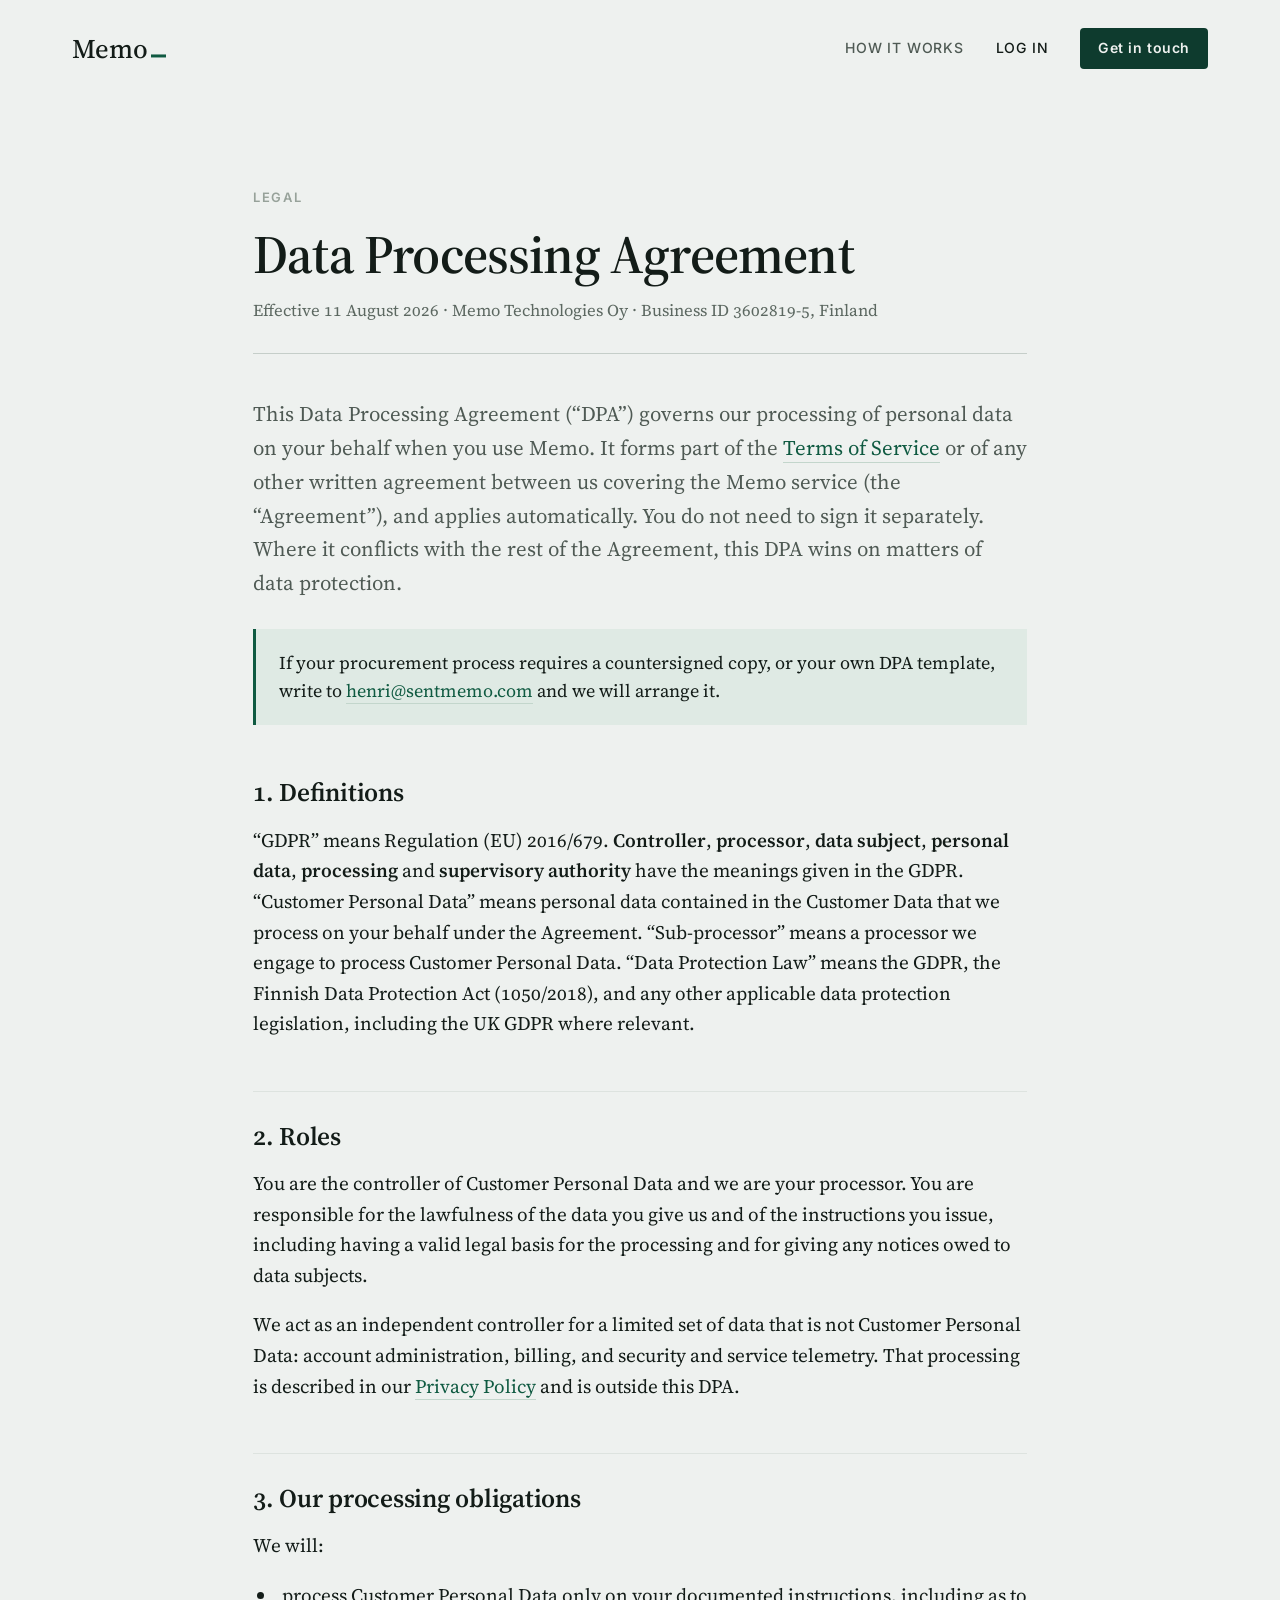
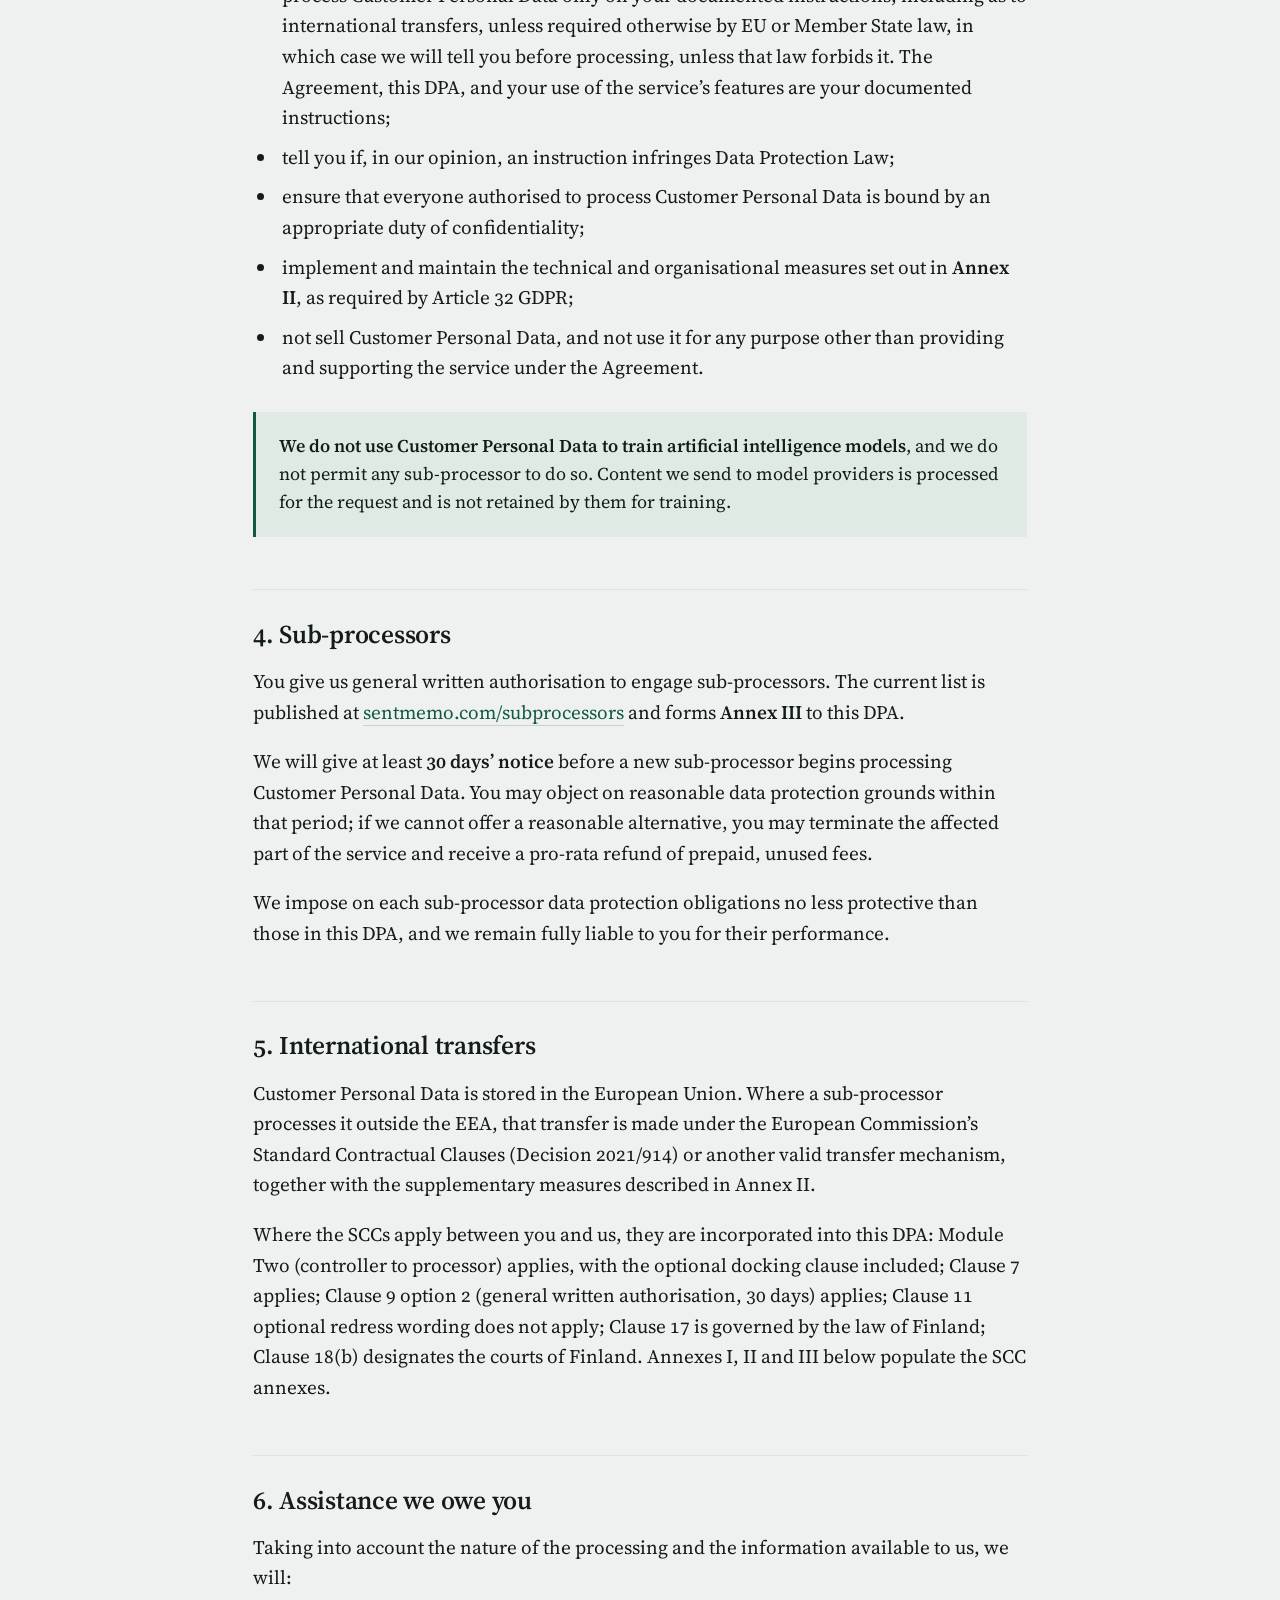
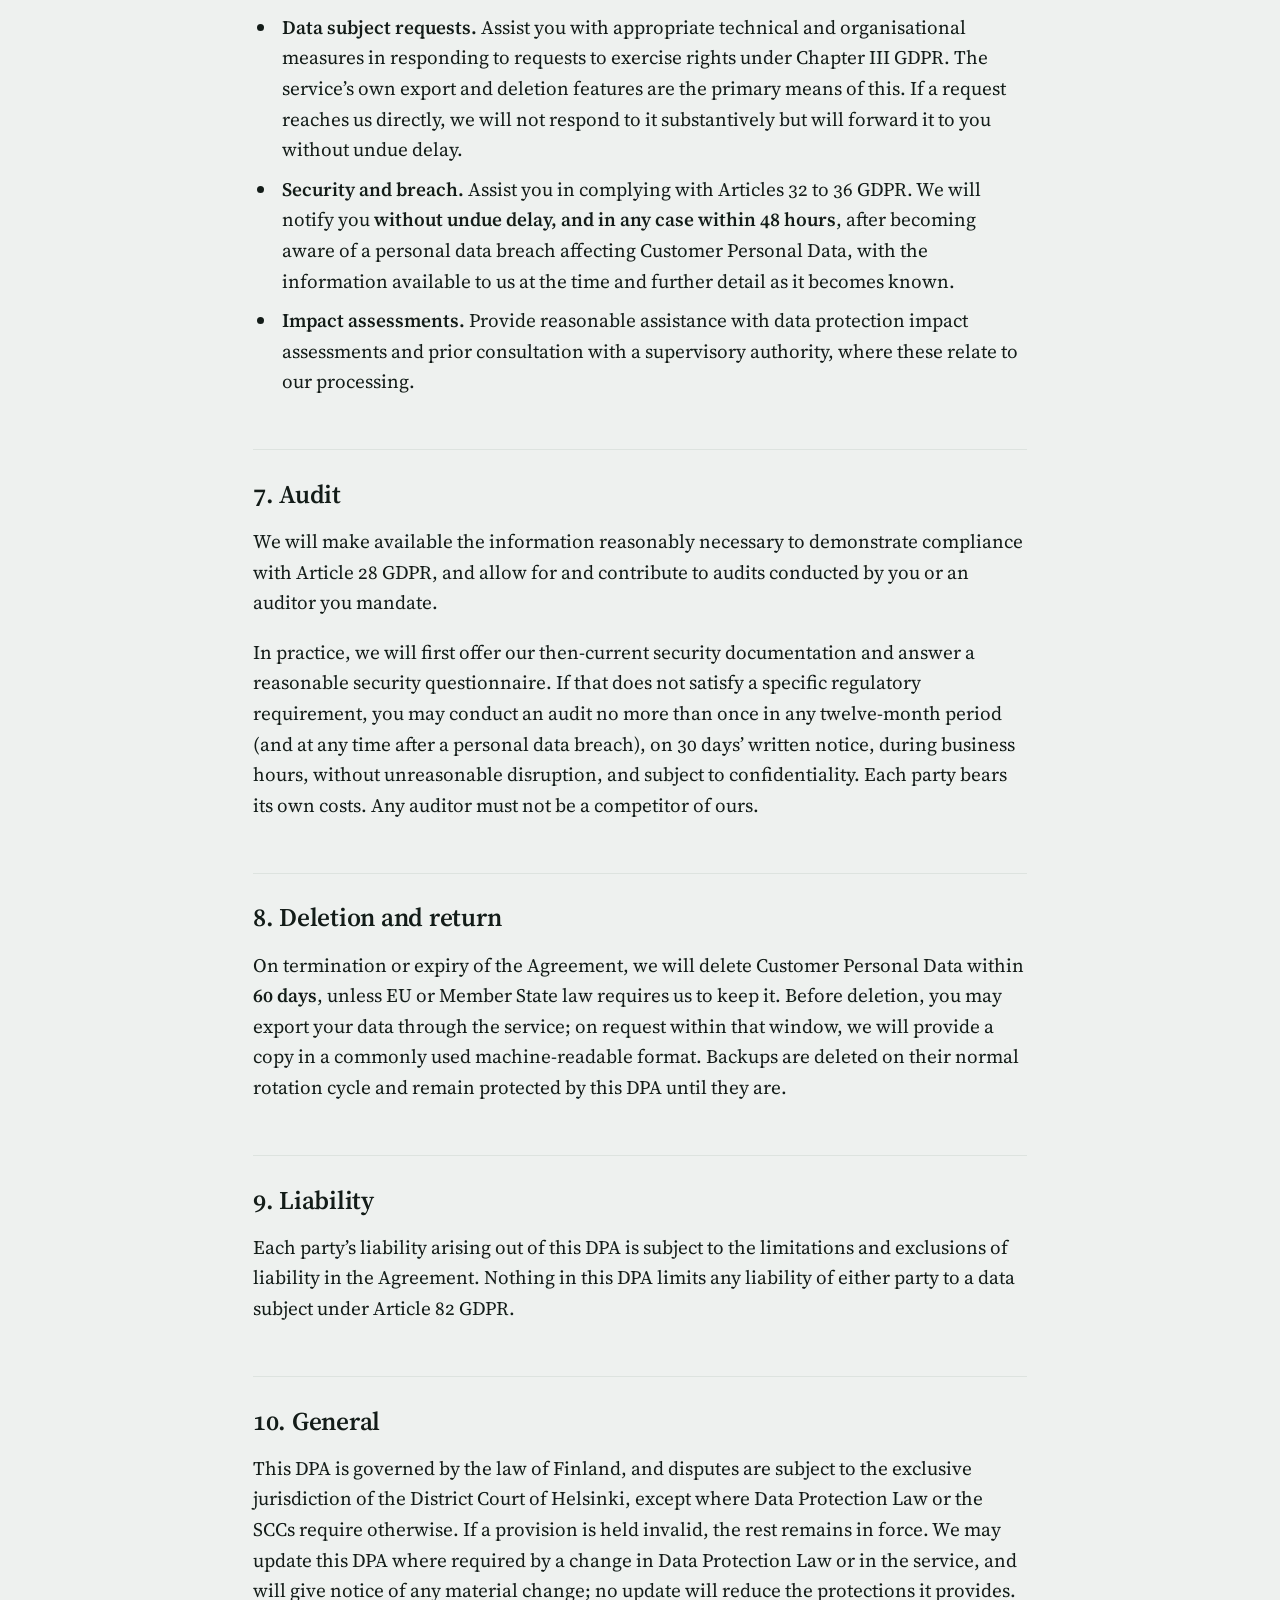
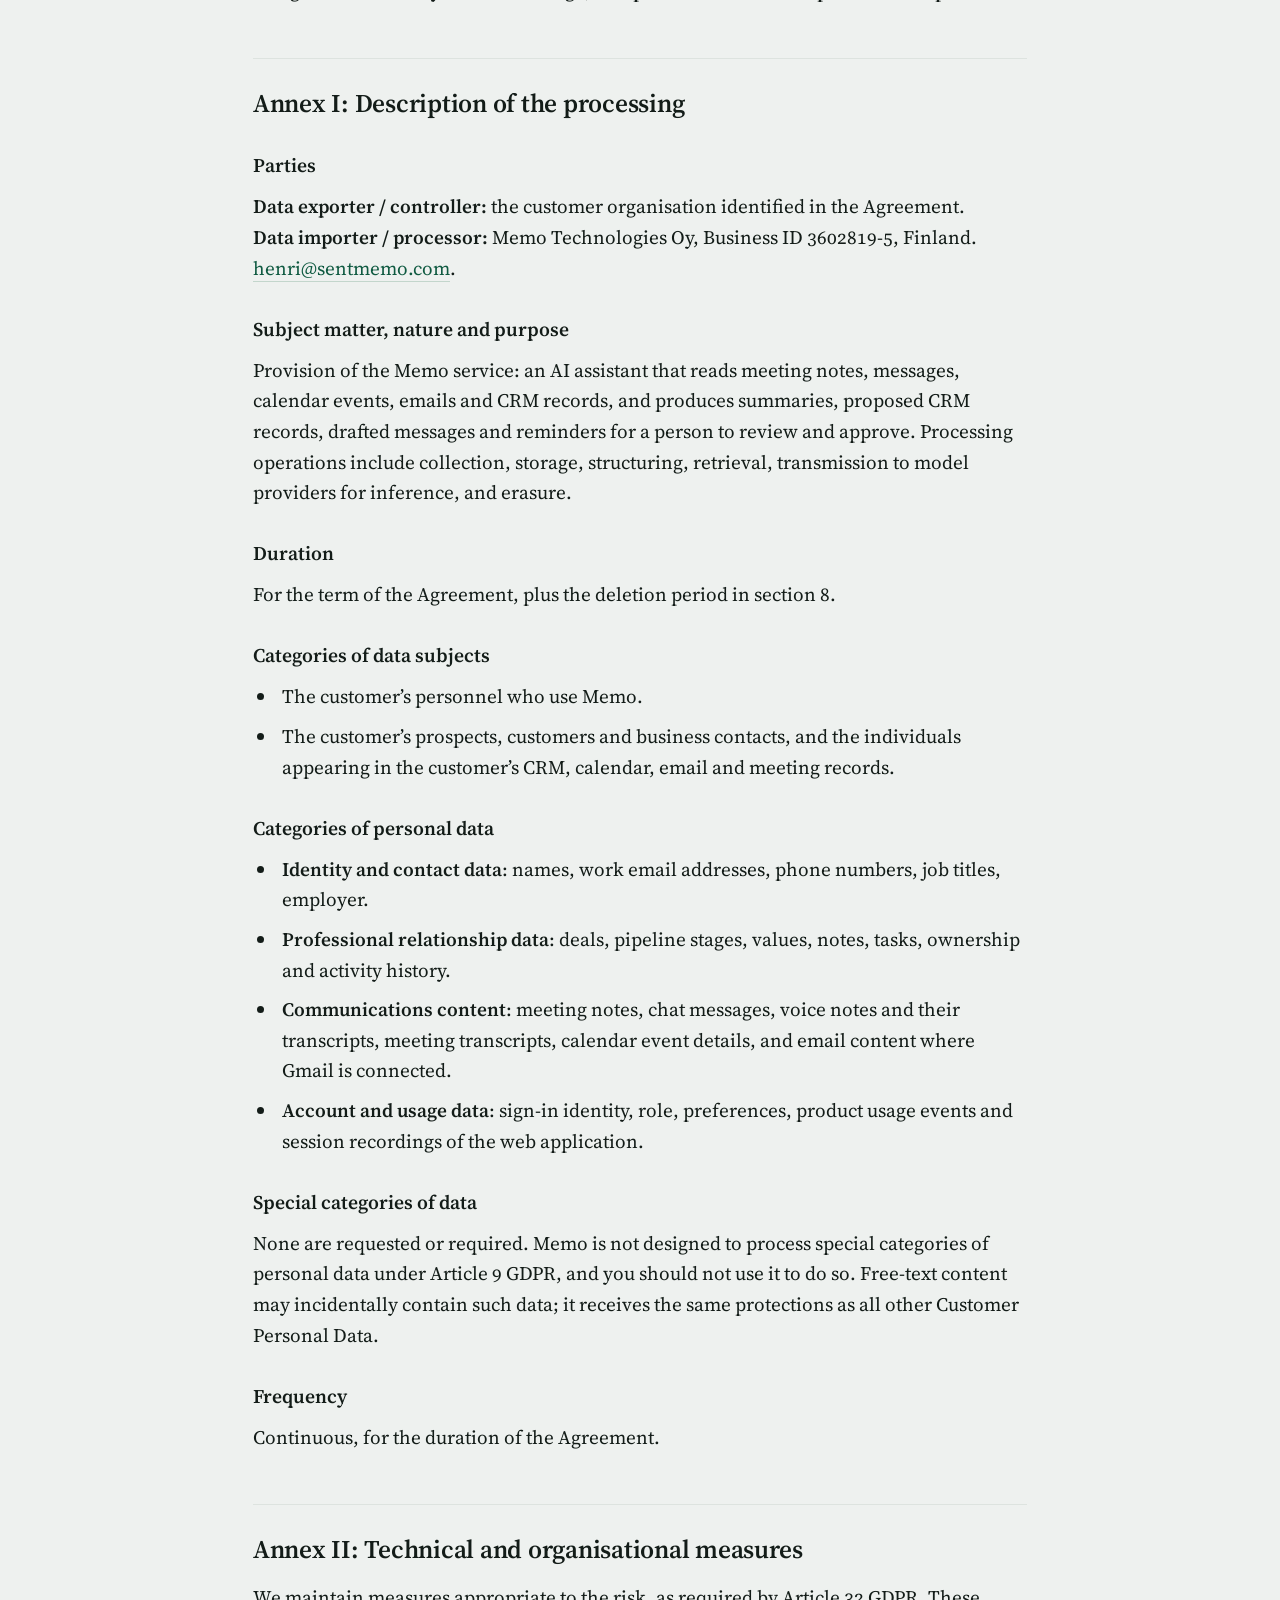
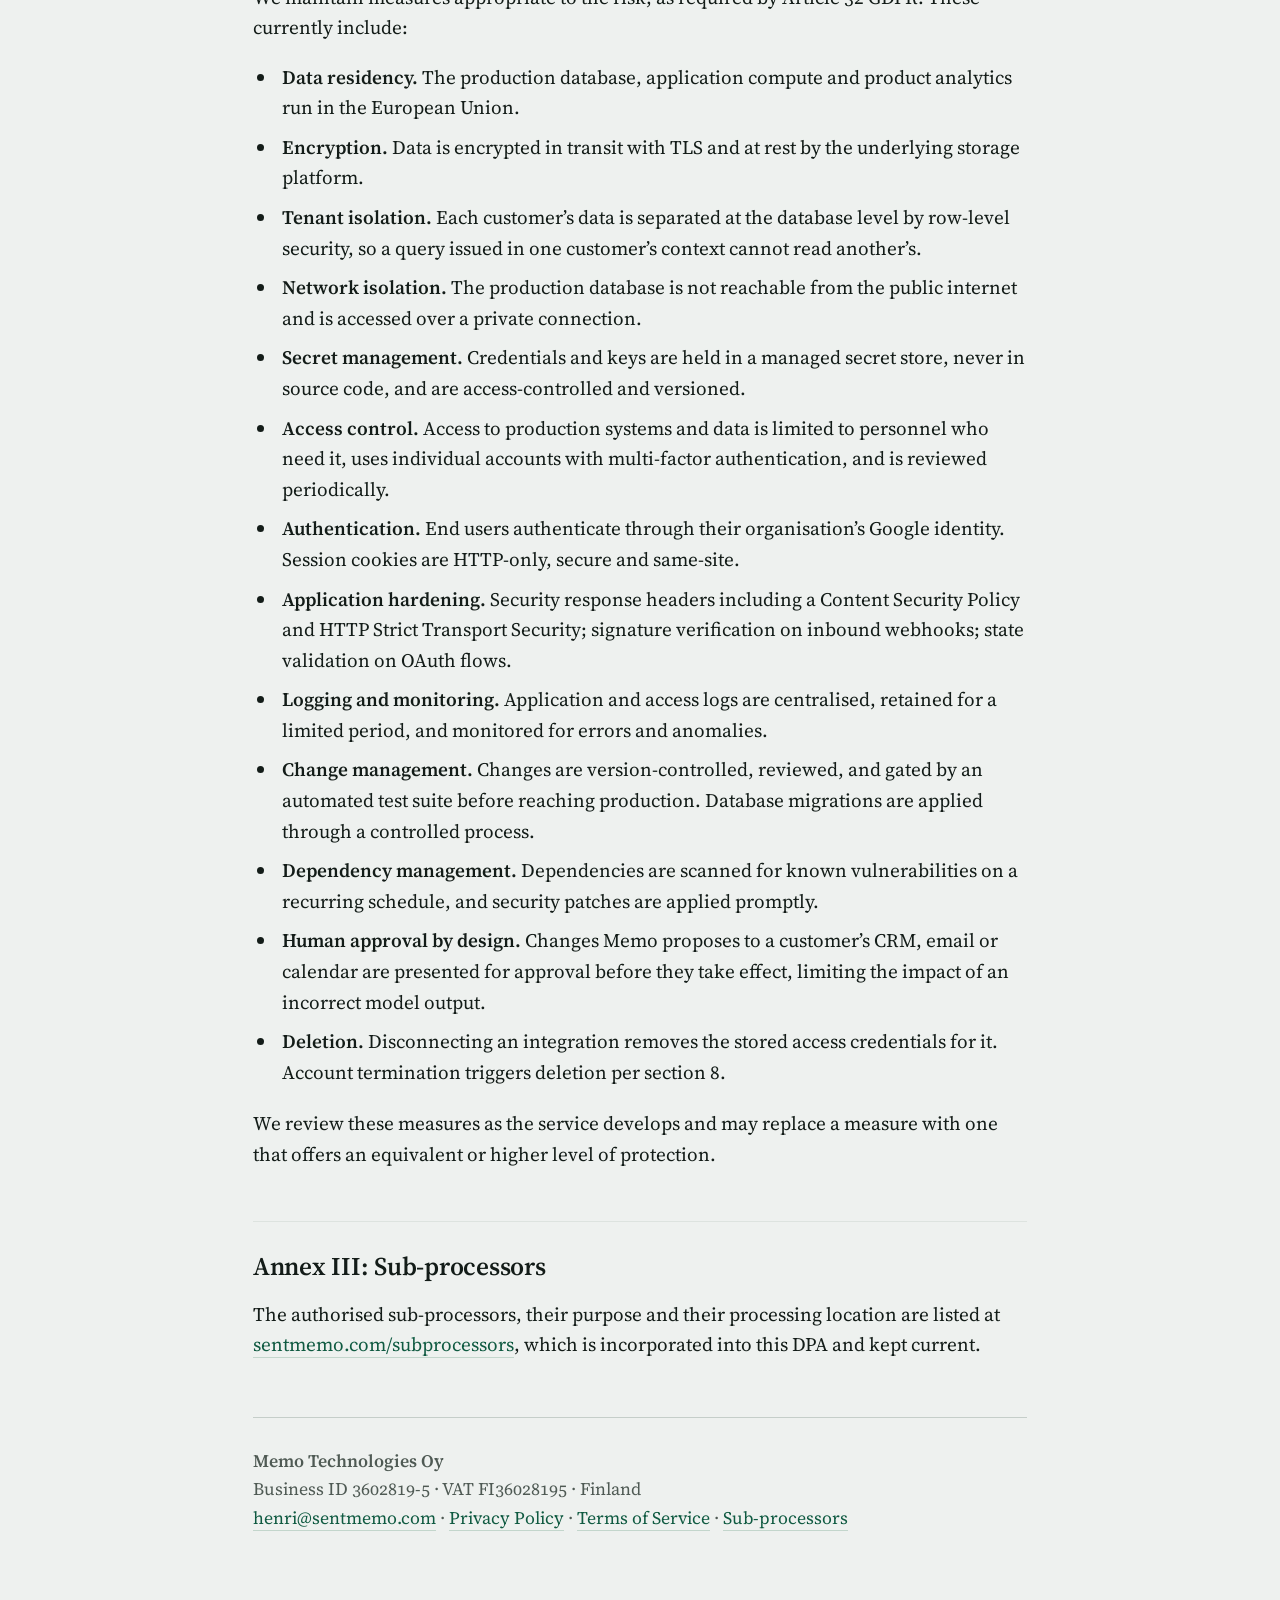
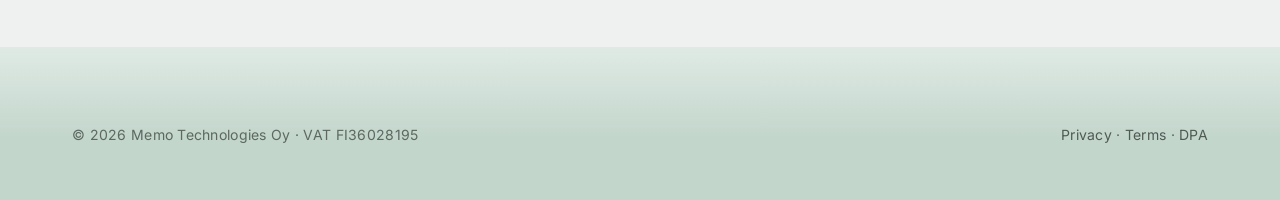
<file: dpa/index.html>
<!DOCTYPE html>
<html lang="en">
<head>
  <meta charset="UTF-8">
  <meta name="viewport" content="width=device-width, initial-scale=1.0">
  <title>Data Processing Agreement · Memo</title>
  <meta name="description" content="Memo Technologies Oy's GDPR Article 28 data processing agreement, including the description of processing, security measures and sub-processor terms.">
  <link rel="icon" href="data:image/svg+xml,<svg xmlns='http://www.w3.org/2000/svg' viewBox='0 0 100 100'><rect width='100' height='100' rx='6' fill='%230e3b2e'/><text x='50' y='68' font-family='ui-serif,Georgia' font-size='60' font-weight='600' fill='%23eef1ef' text-anchor='middle'>M</text></svg>">

  <link rel="preconnect" href="https://fonts.googleapis.com">
  <link rel="preconnect" href="https://fonts.gstatic.com" crossorigin>
  <link href="https://fonts.googleapis.com/css2?family=Source+Serif+4:ital,opsz,wght@0,8..60,400;0,8..60,500;0,8..60,600;0,8..60,700;1,8..60,400;1,8..60,500&family=Inter:wght@400;500;600;700&display=swap" rel="stylesheet">
  <link rel="stylesheet" href="/sales.css?v=20260821a">
  <link rel="stylesheet" href="/legal.css?v=20260821a">

  <link rel="canonical" href="https://sentmemo.com/dpa/">
  <meta name="theme-color" content="#eef1ef">
  <meta property="og:type" content="website">
  <meta property="og:site_name" content="Memo">
  <meta property="og:url" content="https://sentmemo.com/dpa/">
  <meta property="og:title" content="Data Processing Agreement · Memo">
  <meta property="og:description" content="Memo's GDPR Article 28 data processing agreement.">
</head>
<body>

  <header class="masthead">
    <div class="container masthead-row">
      <a href="/" class="wordmark" aria-label="Memo home">Memo<span class="bar" aria-hidden="true"></span></a>
      <nav class="masthead-meta" aria-label="Primary">
        <a href="/#how" class="nav">How it works</a>
        <a href="https://app.sentmemo.com" class="nav login">Log in</a>
        <a href="mailto:henri@sentmemo.com?subject=Memo" class="btn btn-primary btn-sm">Get in touch</a>
      </nav>
    </div>
  </header>

  <main class="legal-shell">
    <div class="eyebrow">Legal</div>
    <h1>Data Processing Agreement</h1>
    <div class="legal-meta">
      Effective 11 August 2026 &middot; Memo Technologies Oy &middot; Business ID 3602819-5, Finland
    </div>

    <p class="legal-lede">
      This Data Processing Agreement (&ldquo;DPA&rdquo;) governs our processing of personal data on
      your behalf when you use Memo. It forms part of the
      <a href="/terms/">Terms of Service</a> or of any other written agreement between us covering
      the Memo service (the &ldquo;Agreement&rdquo;), and applies automatically. You do not
      need to sign it separately. Where it conflicts with the rest of the Agreement, this DPA wins
      on matters of data protection.
    </p>

    <div class="legal-note">
      <p>
        If your procurement process requires a countersigned copy, or your own DPA template, write to
        <a href="mailto:henri@sentmemo.com?subject=DPA">henri@sentmemo.com</a> and we will arrange it.
      </p>
    </div>

    <h2>1. Definitions</h2>
    <p>
      &ldquo;GDPR&rdquo; means Regulation (EU) 2016/679. <strong>Controller</strong>,
      <strong>processor</strong>, <strong>data subject</strong>, <strong>personal data</strong>,
      <strong>processing</strong> and <strong>supervisory authority</strong> have the meanings given
      in the GDPR. &ldquo;Customer Personal Data&rdquo; means personal data contained in the Customer
      Data that we process on your behalf under the Agreement. &ldquo;Sub-processor&rdquo; means a
      processor we engage to process Customer Personal Data. &ldquo;Data Protection Law&rdquo; means
      the GDPR, the Finnish Data Protection Act (1050/2018), and any other applicable data protection
      legislation, including the UK GDPR where relevant.
    </p>

    <h2>2. Roles</h2>
    <p>
      You are the controller of Customer Personal Data and we are your processor. You are responsible
      for the lawfulness of the data you give us and of the instructions you issue, including having
      a valid legal basis for the processing and for giving any notices owed to data subjects.
    </p>
    <p>
      We act as an independent controller for a limited set of data that is not Customer Personal
      Data: account administration, billing, and security and service telemetry. That
      processing is described in our <a href="/privacy/">Privacy Policy</a> and is outside this DPA.
    </p>

    <h2>3. Our processing obligations</h2>
    <p>We will:</p>
    <ul>
      <li>process Customer Personal Data only on your documented instructions, including as to international transfers, unless required otherwise by EU or Member State law, in which case we will tell you before processing, unless that law forbids it. The Agreement, this DPA, and your use of the service&rsquo;s features are your documented instructions;</li>
      <li>tell you if, in our opinion, an instruction infringes Data Protection Law;</li>
      <li>ensure that everyone authorised to process Customer Personal Data is bound by an appropriate duty of confidentiality;</li>
      <li>implement and maintain the technical and organisational measures set out in <strong>Annex II</strong>, as required by Article 32 GDPR;</li>
      <li>not sell Customer Personal Data, and not use it for any purpose other than providing and supporting the service under the Agreement.</li>
    </ul>

    <div class="legal-note">
      <p>
        <strong>We do not use Customer Personal Data to train artificial intelligence models</strong>,
        and we do not permit any sub-processor to do so. Content we send to model providers is
        processed for the request and is not retained by them for training.
      </p>
    </div>

    <h2>4. Sub-processors</h2>
    <p>
      You give us general written authorisation to engage sub-processors. The current list is
      published at <a href="/subprocessors/">sentmemo.com/subprocessors</a> and forms
      <strong>Annex III</strong> to this DPA.
    </p>
    <p>
      We will give at least <strong>30 days&rsquo; notice</strong> before a new sub-processor begins
      processing Customer Personal Data. You may object on reasonable data protection grounds within
      that period; if we cannot offer a reasonable alternative, you may terminate the affected part
      of the service and receive a pro-rata refund of prepaid, unused fees.
    </p>
    <p>
      We impose on each sub-processor data protection obligations no less protective than those in
      this DPA, and we remain fully liable to you for their performance.
    </p>

    <h2>5. International transfers</h2>
    <p>
      Customer Personal Data is stored in the European Union. Where a sub-processor processes it
      outside the EEA, that transfer is made under the European Commission&rsquo;s Standard
      Contractual Clauses (Decision 2021/914) or another valid transfer mechanism, together with the
      supplementary measures described in Annex II.
    </p>
    <p>
      Where the SCCs apply between you and us, they are incorporated into this DPA: Module Two
      (controller to processor) applies, with the optional docking clause included; Clause 7 applies;
      Clause 9 option 2 (general written authorisation, 30 days) applies; Clause 11 optional
      redress&nbsp;wording does not apply; Clause 17 is governed by the law of Finland; Clause 18(b)
      designates the courts of Finland. Annexes I, II and III below populate the SCC annexes.
    </p>

    <h2>6. Assistance we owe you</h2>
    <p>Taking into account the nature of the processing and the information available to us, we will:</p>
    <ul>
      <li><strong>Data subject requests.</strong> Assist you with appropriate technical and organisational measures in responding to requests to exercise rights under Chapter III GDPR. The service&rsquo;s own export and deletion features are the primary means of this. If a request reaches us directly, we will not respond to it substantively but will forward it to you without undue delay.</li>
      <li><strong>Security and breach.</strong> Assist you in complying with Articles 32 to 36 GDPR. We will notify you <strong>without undue delay, and in any case within 48 hours</strong>, after becoming aware of a personal data breach affecting Customer Personal Data, with the information available to us at the time and further detail as it becomes known.</li>
      <li><strong>Impact assessments.</strong> Provide reasonable assistance with data protection impact assessments and prior consultation with a supervisory authority, where these relate to our processing.</li>
    </ul>

    <h2>7. Audit</h2>
    <p>
      We will make available the information reasonably necessary to demonstrate compliance with
      Article 28 GDPR, and allow for and contribute to audits conducted by you or an auditor you
      mandate.
    </p>
    <p>
      In practice, we will first offer our then-current security documentation and answer a
      reasonable security questionnaire. If that does not satisfy a specific regulatory requirement,
      you may conduct an audit no more than once in any twelve-month period (and at any time after a
      personal data breach), on 30 days&rsquo; written notice, during business hours, without
      unreasonable disruption, and subject to confidentiality. Each party bears its own costs. Any
      auditor must not be a competitor of ours.
    </p>

    <h2>8. Deletion and return</h2>
    <p>
      On termination or expiry of the Agreement, we will delete Customer Personal Data within
      <strong>60 days</strong>, unless EU or Member State law requires us to keep it. Before
      deletion, you may export your data through the service; on request within that window, we will
      provide a copy in a commonly used machine-readable format. Backups are deleted on their normal
      rotation cycle and remain protected by this DPA until they are.
    </p>

    <h2>9. Liability</h2>
    <p>
      Each party&rsquo;s liability arising out of this DPA is subject to the limitations and
      exclusions of liability in the Agreement. Nothing in this DPA limits any liability of either
      party to a data subject under Article 82 GDPR.
    </p>

    <h2>10. General</h2>
    <p>
      This DPA is governed by the law of Finland, and disputes are subject to the exclusive
      jurisdiction of the District Court of Helsinki, except where Data Protection Law or the SCCs
      require otherwise. If a provision is held invalid, the rest remains in force. We may update
      this DPA where required by a change in Data Protection Law or in the service, and will give
      notice of any material change; no update will reduce the protections it provides.
    </p>

    <h2>Annex I: Description of the processing</h2>
    <h3>Parties</h3>
    <p>
      <strong>Data exporter / controller:</strong> the customer organisation identified in the
      Agreement.<br>
      <strong>Data importer / processor:</strong> Memo Technologies Oy, Business ID 3602819-5,
      Finland. <a href="mailto:henri@sentmemo.com?subject=DPA">henri@sentmemo.com</a>.
    </p>

    <h3>Subject matter, nature and purpose</h3>
    <p>
      Provision of the Memo service: an AI assistant that reads meeting notes, messages, calendar
      events, emails and CRM records, and produces summaries, proposed CRM records, drafted messages
      and reminders for a person to review and approve. Processing operations include collection,
      storage, structuring, retrieval, transmission to model providers for inference, and erasure.
    </p>

    <h3>Duration</h3>
    <p>
      For the term of the Agreement, plus the deletion period in section 8.
    </p>

    <h3>Categories of data subjects</h3>
    <ul>
      <li>The customer&rsquo;s personnel who use Memo.</li>
      <li>The customer&rsquo;s prospects, customers and business contacts, and the individuals appearing in the customer&rsquo;s CRM, calendar, email and meeting records.</li>
    </ul>

    <h3>Categories of personal data</h3>
    <ul>
      <li><strong>Identity and contact data</strong>: names, work email addresses, phone numbers, job titles, employer.</li>
      <li><strong>Professional relationship data</strong>: deals, pipeline stages, values, notes, tasks, ownership and activity history.</li>
      <li><strong>Communications content</strong>: meeting notes, chat messages, voice notes and their transcripts, meeting transcripts, calendar event details, and email content where Gmail is connected.</li>
      <li><strong>Account and usage data</strong>: sign-in identity, role, preferences, product usage events and session recordings of the web application.</li>
    </ul>

    <h3>Special categories of data</h3>
    <p>
      None are requested or required. Memo is not designed to process special categories of personal
      data under Article 9 GDPR, and you should not use it to do so. Free-text content may
      incidentally contain such data; it receives the same protections as all other Customer Personal
      Data.
    </p>

    <h3>Frequency</h3>
    <p>Continuous, for the duration of the Agreement.</p>

    <h2>Annex II: Technical and organisational measures</h2>
    <p>
      We maintain measures appropriate to the risk, as required by Article 32 GDPR. These currently
      include:
    </p>
    <ul>
      <li><strong>Data residency.</strong> The production database, application compute and product analytics run in the European Union.</li>
      <li><strong>Encryption.</strong> Data is encrypted in transit with TLS and at rest by the underlying storage platform.</li>
      <li><strong>Tenant isolation.</strong> Each customer&rsquo;s data is separated at the database level by row-level security, so a query issued in one customer&rsquo;s context cannot read another&rsquo;s.</li>
      <li><strong>Network isolation.</strong> The production database is not reachable from the public internet and is accessed over a private connection.</li>
      <li><strong>Secret management.</strong> Credentials and keys are held in a managed secret store, never in source code, and are access-controlled and versioned.</li>
      <li><strong>Access control.</strong> Access to production systems and data is limited to personnel who need it, uses individual accounts with multi-factor authentication, and is reviewed periodically.</li>
      <li><strong>Authentication.</strong> End users authenticate through their organisation&rsquo;s Google identity. Session cookies are HTTP-only, secure and same-site.</li>
      <li><strong>Application hardening.</strong> Security response headers including a Content Security Policy and HTTP Strict Transport Security; signature verification on inbound webhooks; state validation on OAuth flows.</li>
      <li><strong>Logging and monitoring.</strong> Application and access logs are centralised, retained for a limited period, and monitored for errors and anomalies.</li>
      <li><strong>Change management.</strong> Changes are version-controlled, reviewed, and gated by an automated test suite before reaching production. Database migrations are applied through a controlled process.</li>
      <li><strong>Dependency management.</strong> Dependencies are scanned for known vulnerabilities on a recurring schedule, and security patches are applied promptly.</li>
      <li><strong>Human approval by design.</strong> Changes Memo proposes to a customer&rsquo;s CRM, email or calendar are presented for approval before they take effect, limiting the impact of an incorrect model output.</li>
      <li><strong>Deletion.</strong> Disconnecting an integration removes the stored access credentials for it. Account termination triggers deletion per section 8.</li>
    </ul>
    <p>
      We review these measures as the service develops and may replace a measure with one that offers
      an equivalent or higher level of protection.
    </p>

    <h2>Annex III: Sub-processors</h2>
    <p>
      The authorised sub-processors, their purpose and their processing location are listed at
      <a href="/subprocessors/">sentmemo.com/subprocessors</a>, which is incorporated into this DPA
      and kept current.
    </p>

    <div class="legal-contact">
      <strong>Memo Technologies Oy</strong><br>
      Business ID 3602819-5 &middot; VAT FI36028195 &middot; Finland<br>
      <a href="mailto:henri@sentmemo.com?subject=DPA">henri@sentmemo.com</a>
      &middot; <a href="/privacy/">Privacy Policy</a>
      &middot; <a href="/terms/">Terms of Service</a>
      &middot; <a href="/subprocessors/">Sub-processors</a>
    </div>
  </main>

  <footer class="colophon">
    <div class="container colophon-row">
      <span>&copy; 2026 Memo Technologies Oy &middot; VAT FI36028195</span>
      <span class="colophon-legal"><a href="/privacy/">Privacy</a> &middot; <a href="/terms/">Terms</a> &middot; <a href="/dpa/">DPA</a></span>
    </div>
  </footer>

</body>
</html>
</file>
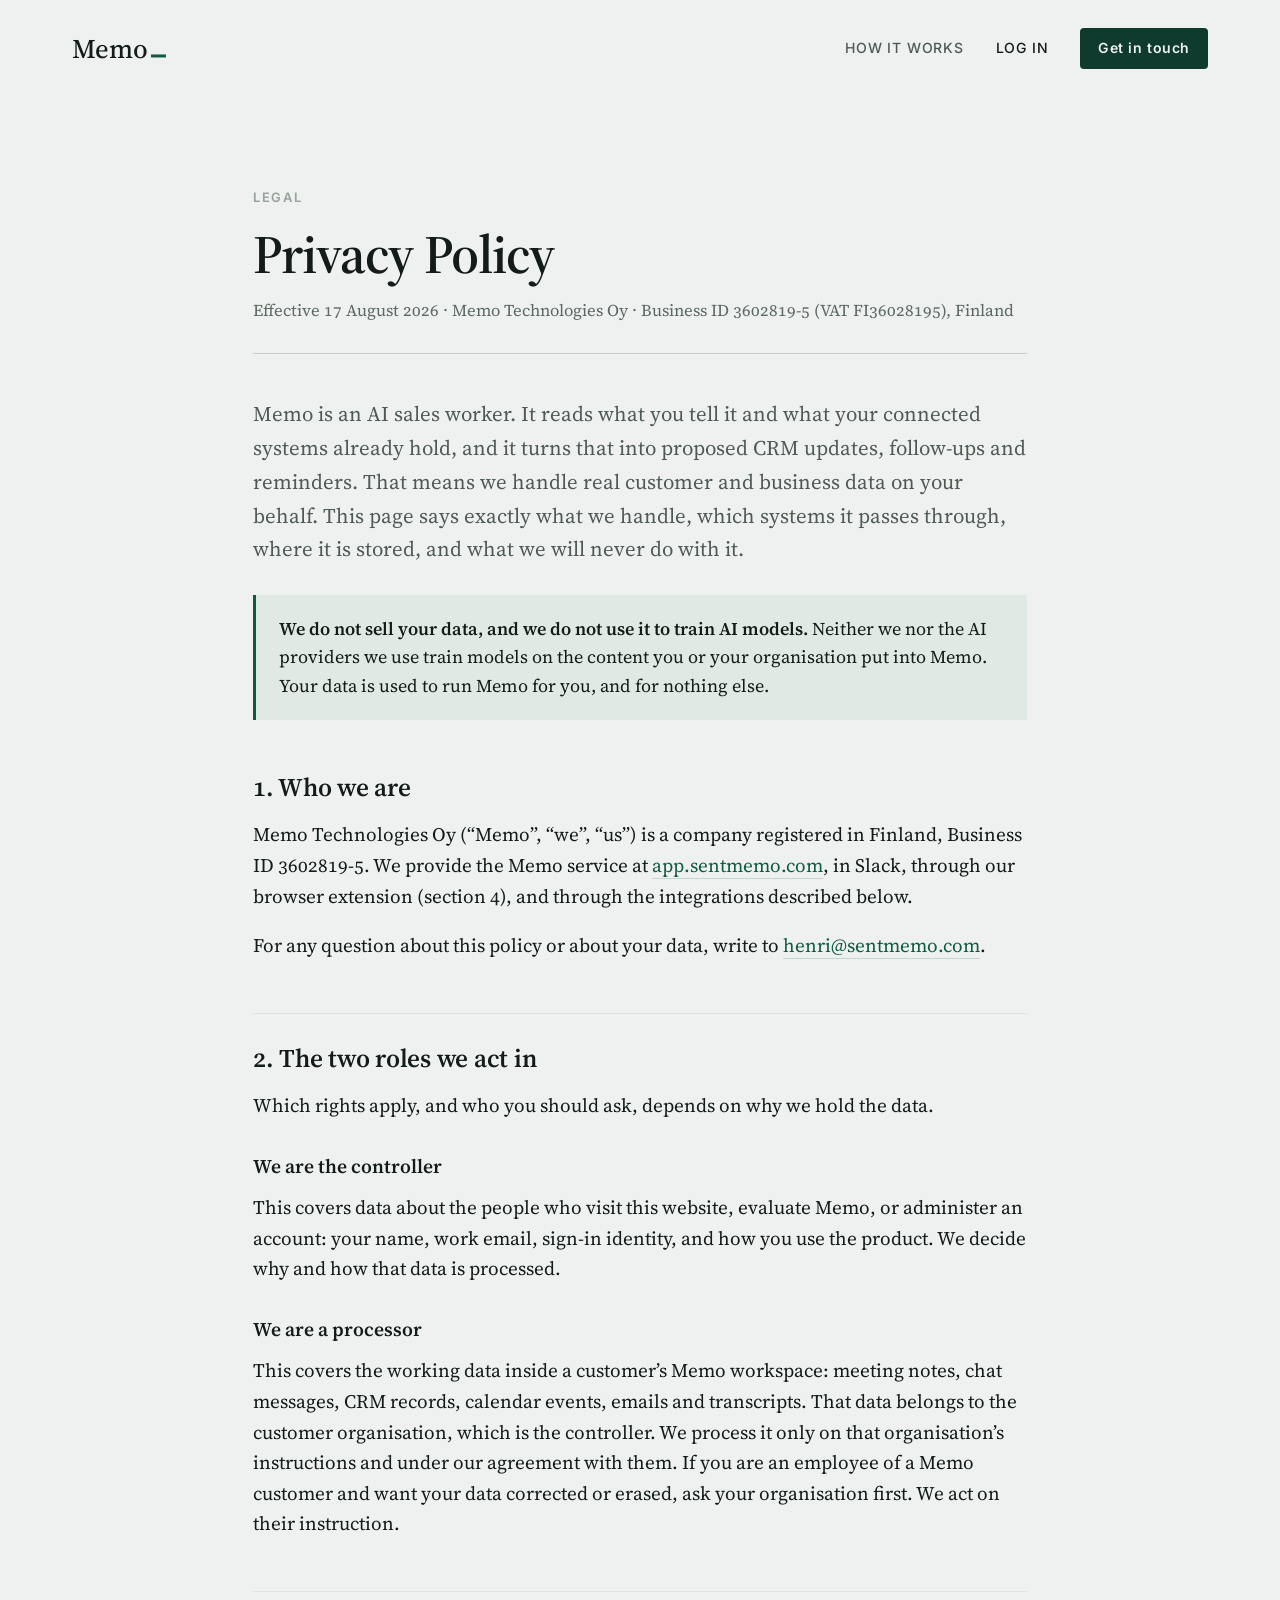
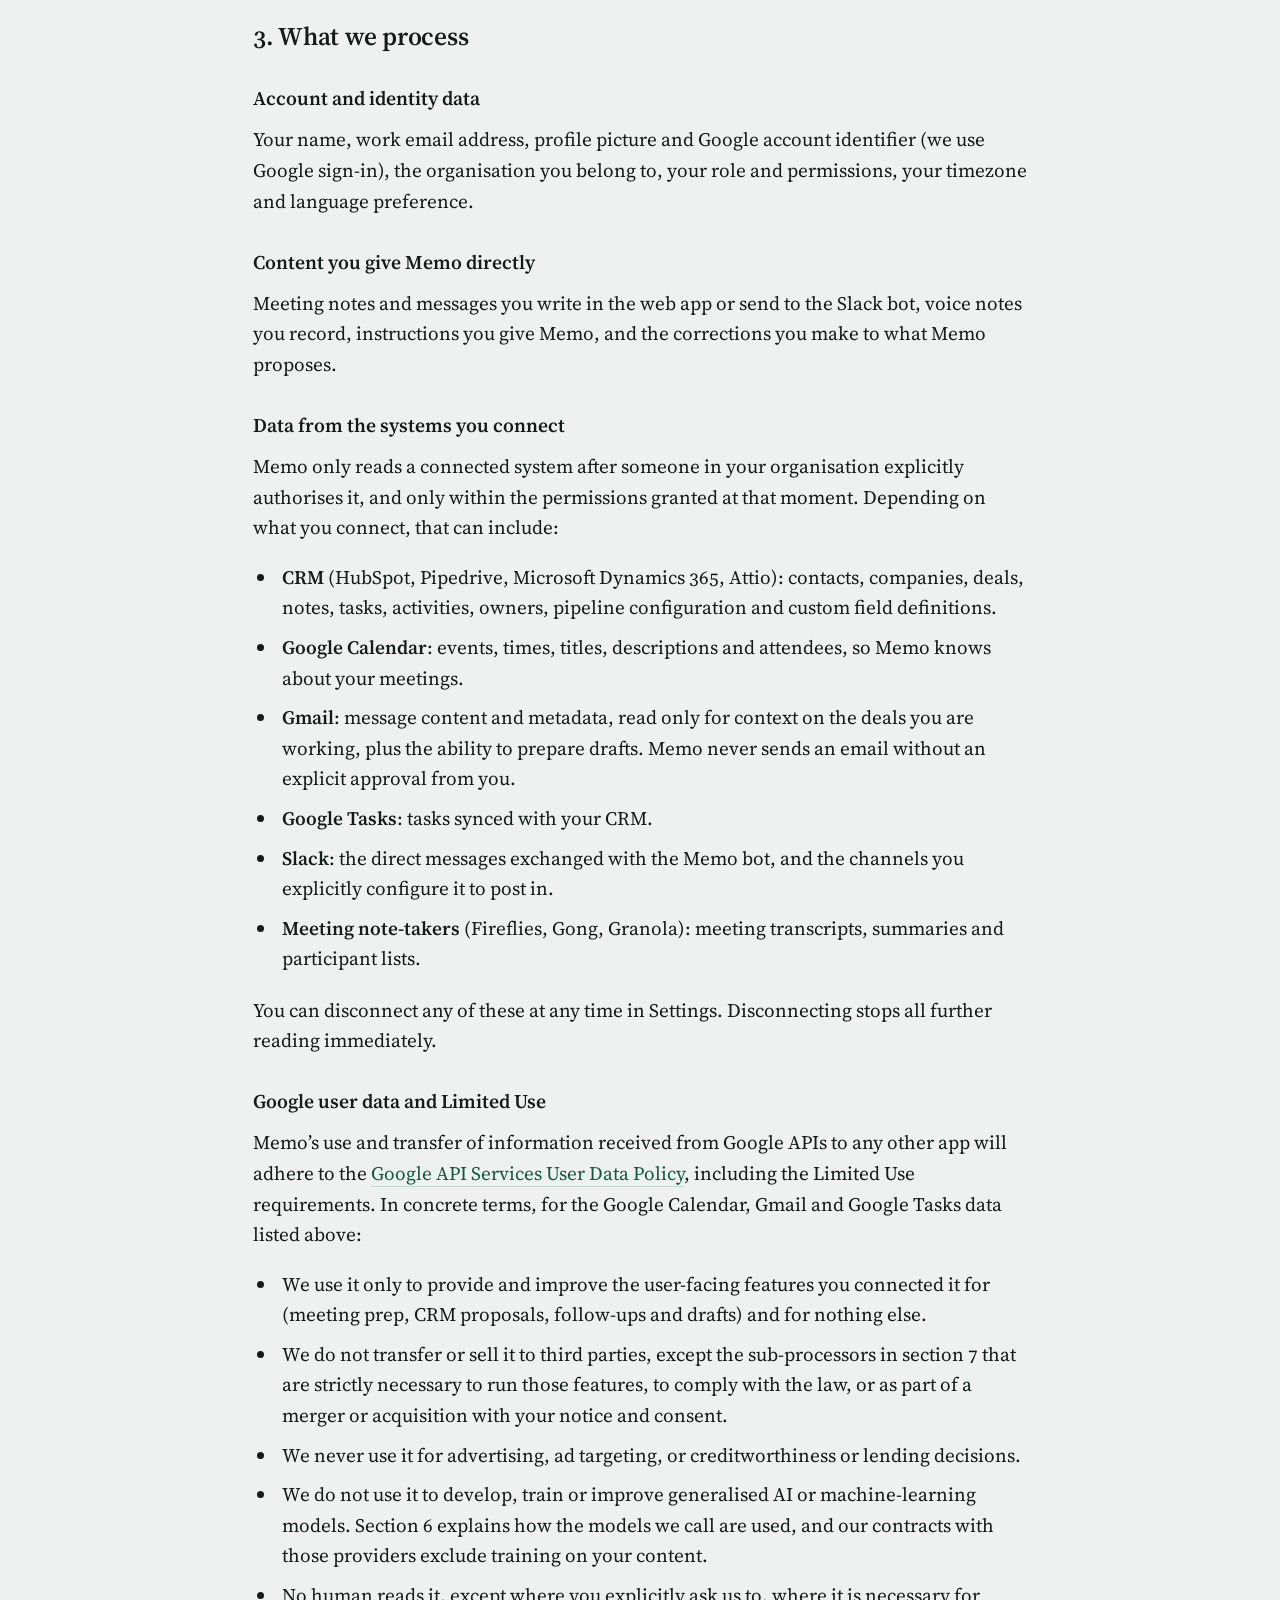
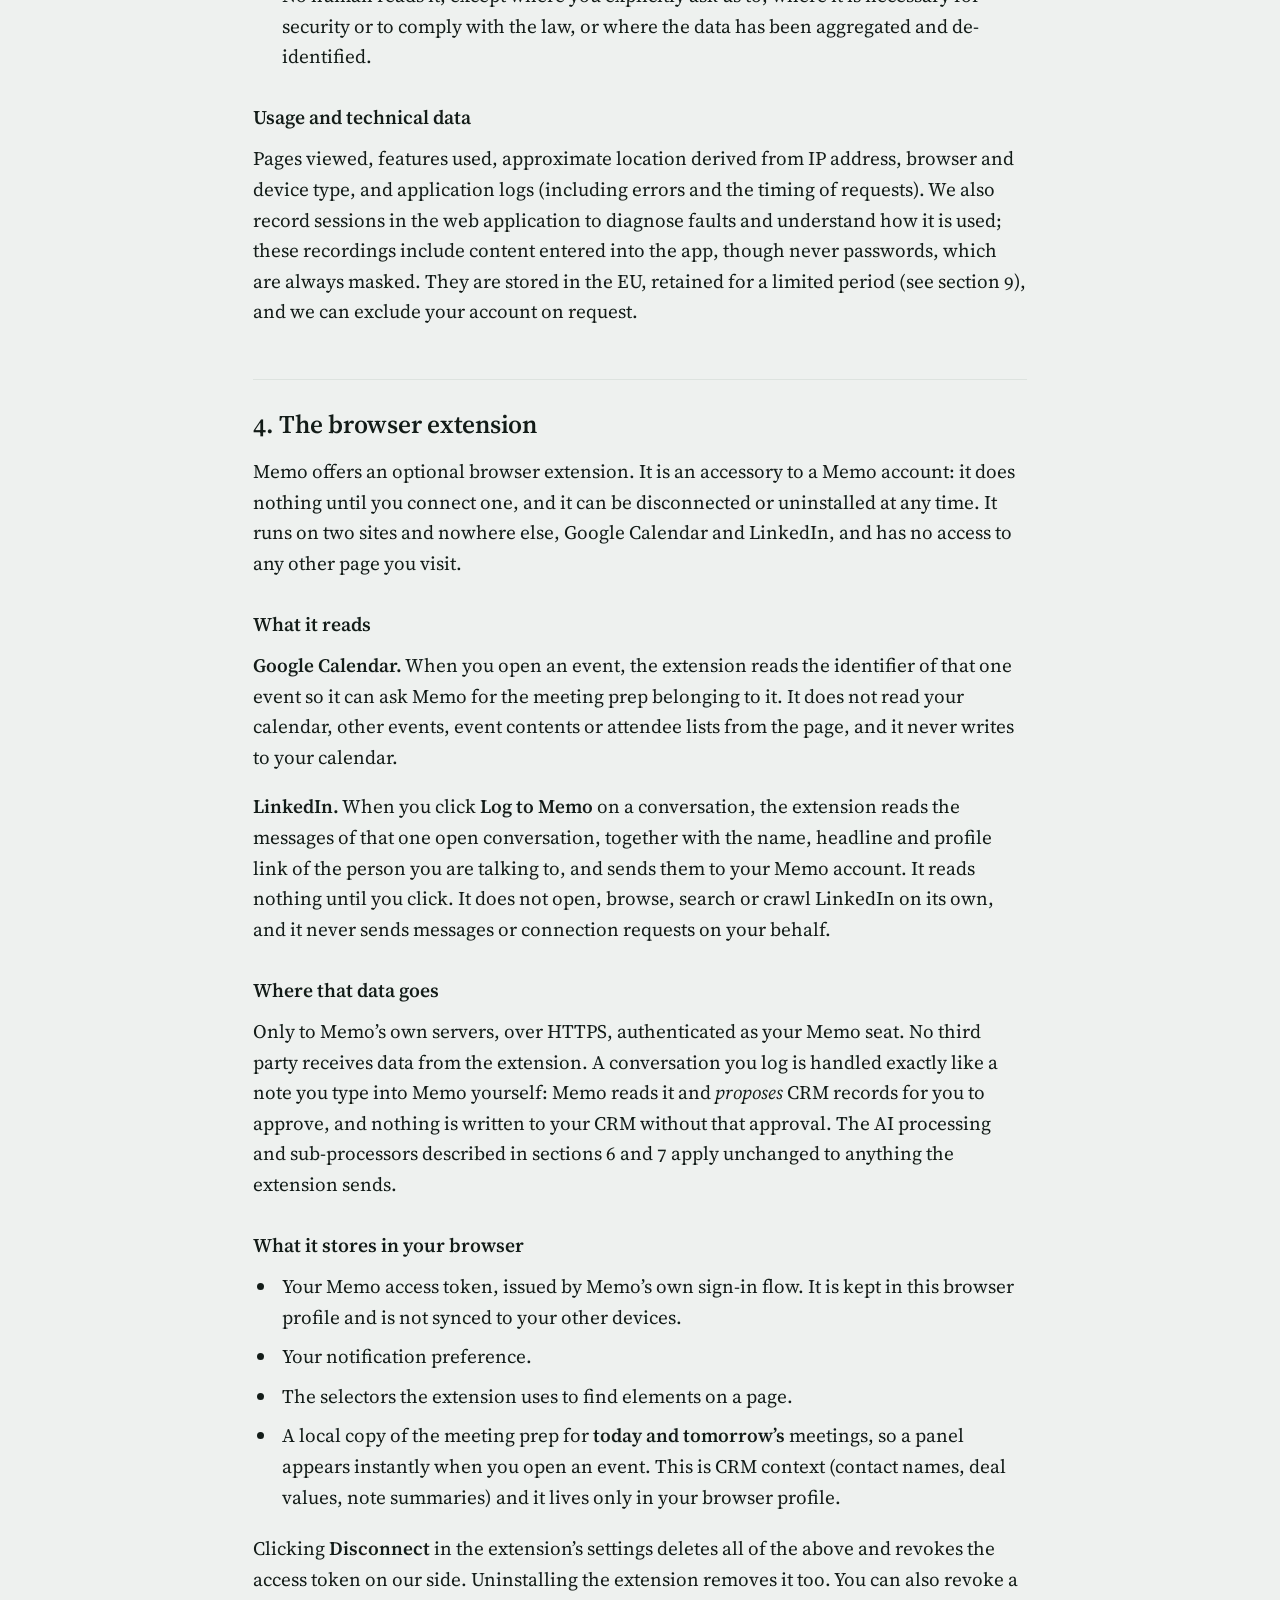
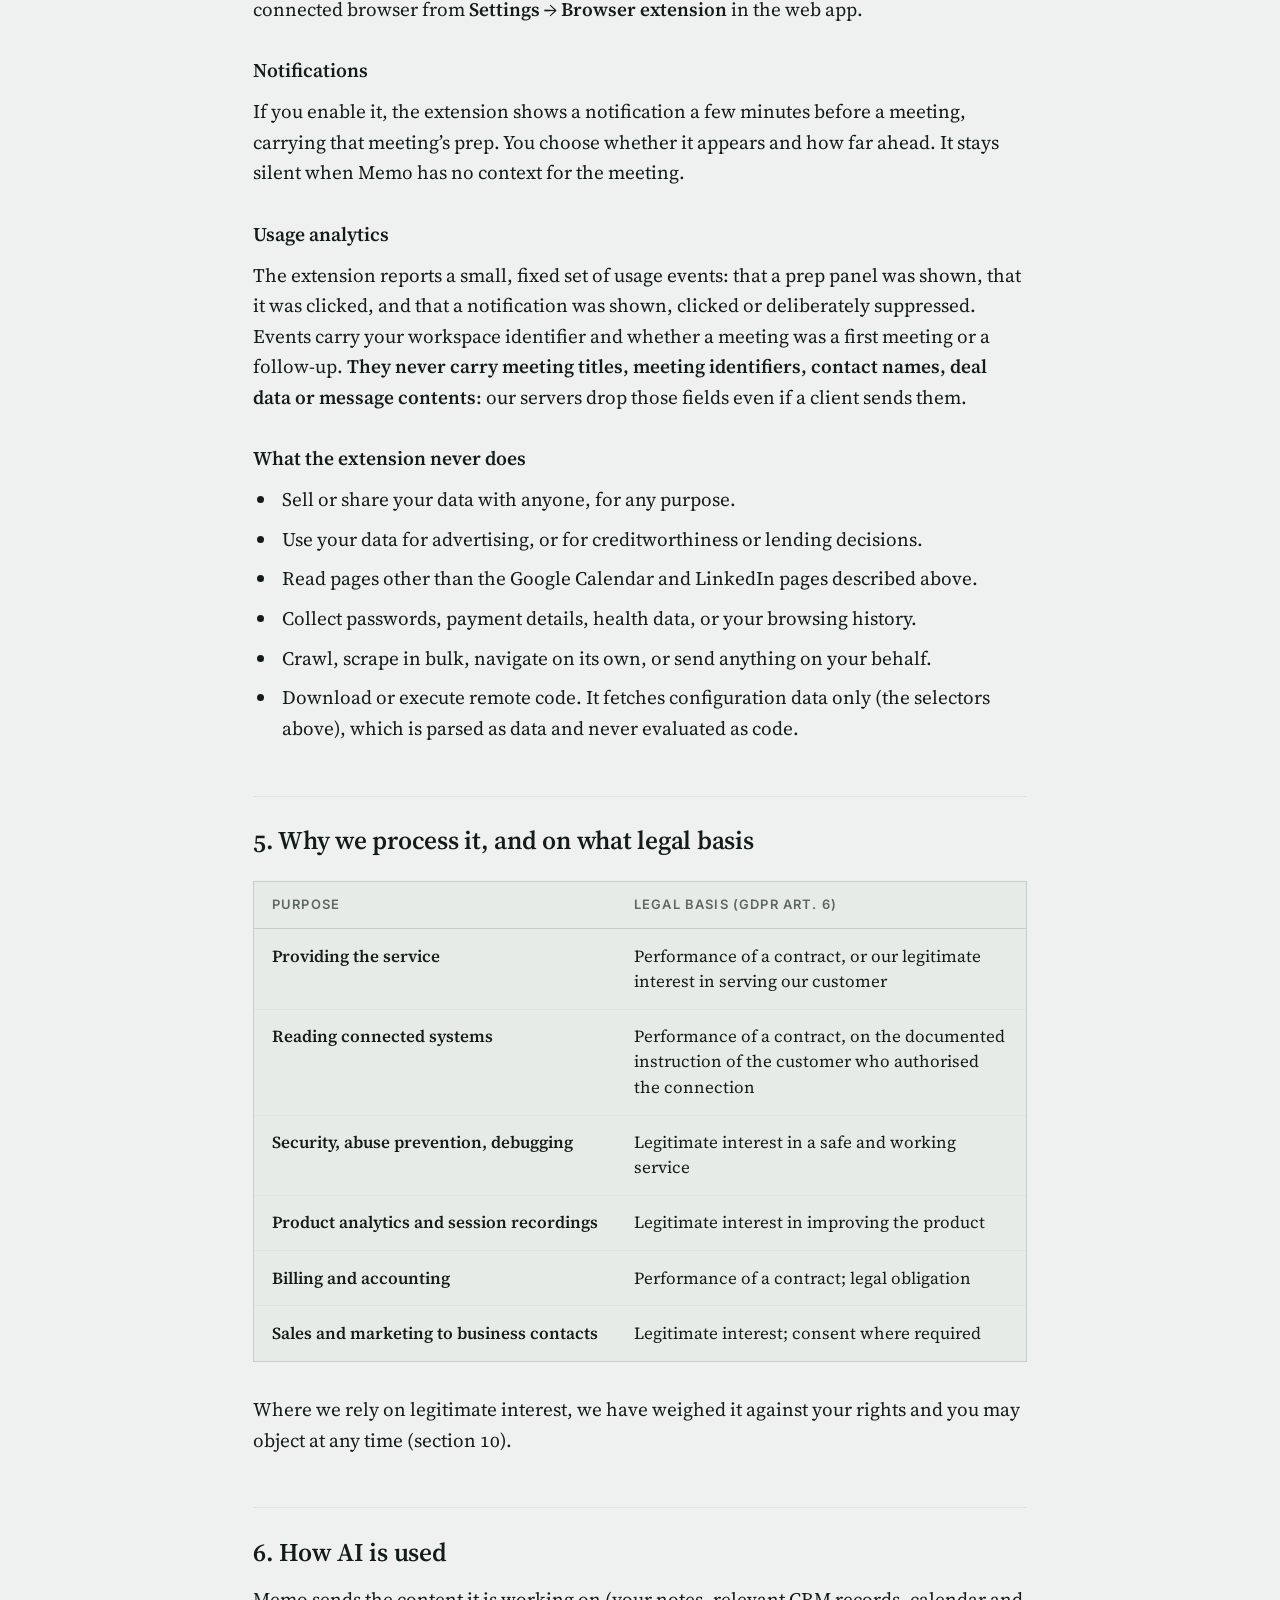
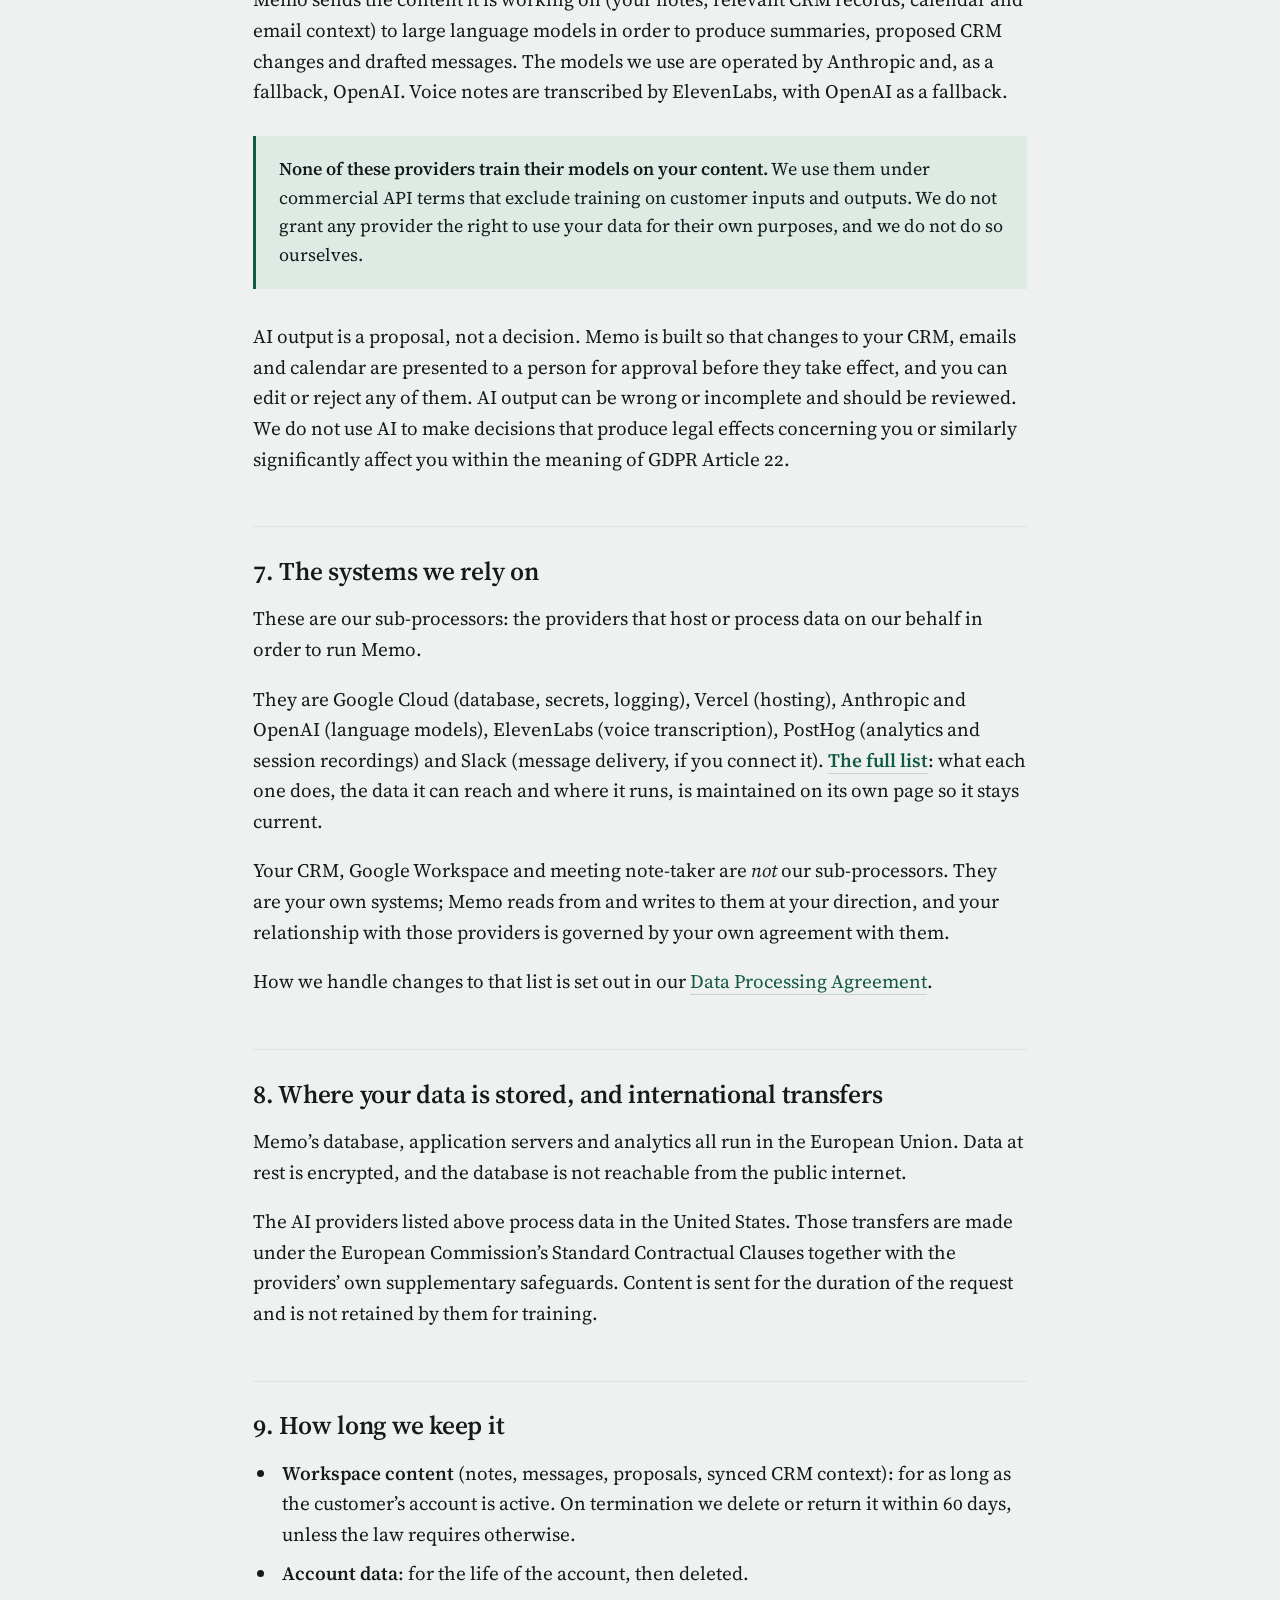
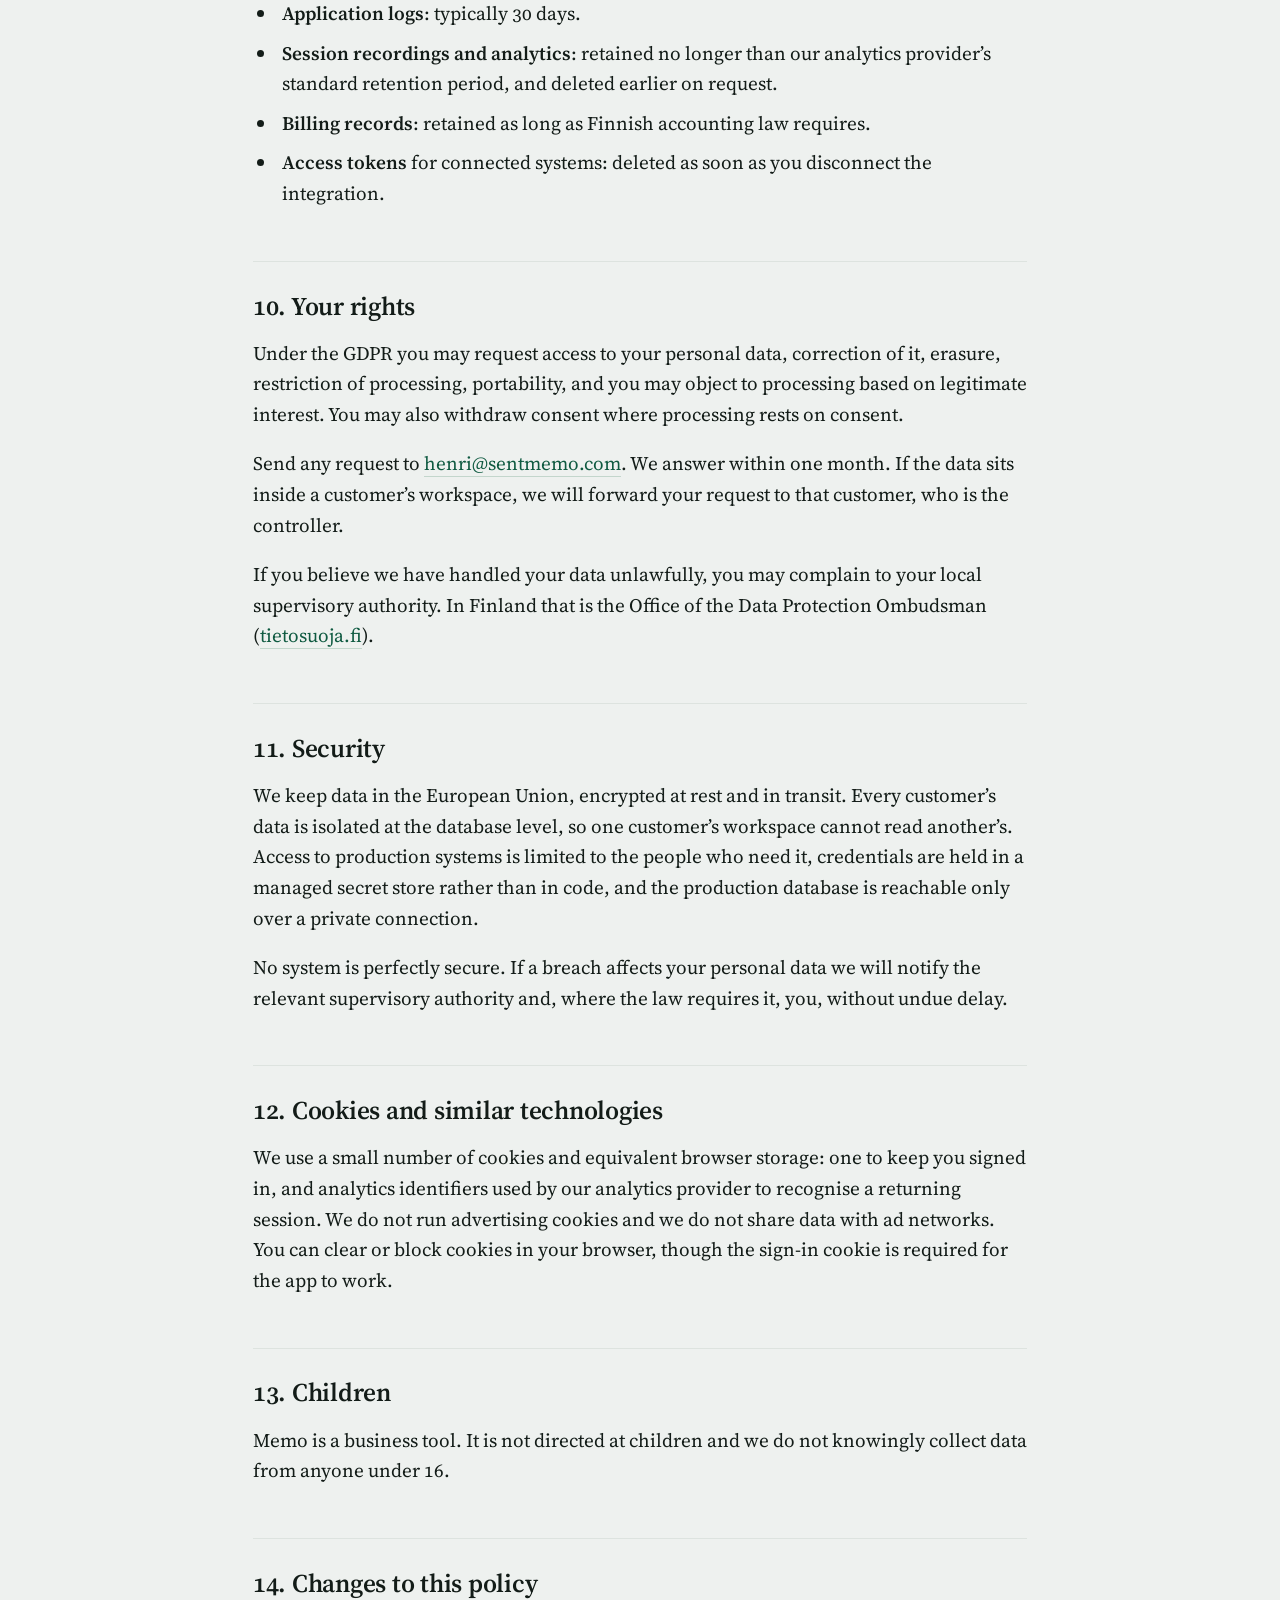
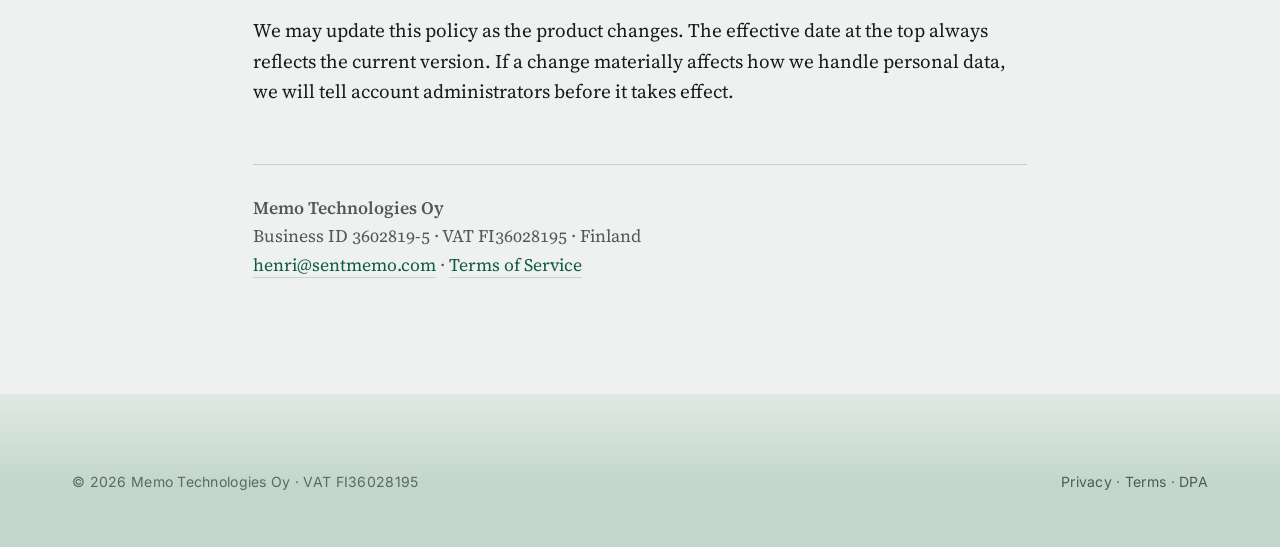
<file: privacy/index.html>
<!DOCTYPE html>
<html lang="en">
<head>
  <meta charset="UTF-8">
  <meta name="viewport" content="width=device-width, initial-scale=1.0">
  <title>Privacy Policy · Memo</title>
  <meta name="description" content="How Memo Technologies Oy collects, uses, stores and shares personal data, including the systems we rely on and where your data lives.">
  <link rel="icon" href="data:image/svg+xml,<svg xmlns='http://www.w3.org/2000/svg' viewBox='0 0 100 100'><rect width='100' height='100' rx='6' fill='%230e3b2e'/><text x='50' y='68' font-family='ui-serif,Georgia' font-size='60' font-weight='600' fill='%23eef1ef' text-anchor='middle'>M</text></svg>">

  <link rel="preconnect" href="https://fonts.googleapis.com">
  <link rel="preconnect" href="https://fonts.gstatic.com" crossorigin>
  <link href="https://fonts.googleapis.com/css2?family=Source+Serif+4:ital,opsz,wght@0,8..60,400;0,8..60,500;0,8..60,600;0,8..60,700;1,8..60,400;1,8..60,500&family=Inter:wght@400;500;600;700&display=swap" rel="stylesheet">
  <link rel="stylesheet" href="/sales.css?v=20260821a">
  <link rel="stylesheet" href="/legal.css?v=20260821a">

  <link rel="canonical" href="https://sentmemo.com/privacy/">
  <meta name="theme-color" content="#eef1ef">
  <meta property="og:type" content="website">
  <meta property="og:site_name" content="Memo">
  <meta property="og:url" content="https://sentmemo.com/privacy/">
  <meta property="og:title" content="Privacy Policy · Memo">
  <meta property="og:description" content="How Memo collects, uses, stores and shares personal data.">
</head>
<body>

  <header class="masthead">
    <div class="container masthead-row">
      <a href="/" class="wordmark" aria-label="Memo home">Memo<span class="bar" aria-hidden="true"></span></a>
      <nav class="masthead-meta" aria-label="Primary">
        <a href="/#how" class="nav">How it works</a>
        <a href="https://app.sentmemo.com" class="nav login">Log in</a>
        <a href="mailto:henri@sentmemo.com?subject=Memo" class="btn btn-primary btn-sm">Get in touch</a>
      </nav>
    </div>
  </header>

  <main class="legal-shell">
    <div class="eyebrow">Legal</div>
    <h1>Privacy Policy</h1>
    <div class="legal-meta">
      Effective 17 August 2026 &middot; Memo Technologies Oy &middot; Business ID 3602819-5 (VAT FI36028195), Finland
    </div>

    <p class="legal-lede">
      Memo is an AI sales worker. It reads what you tell it and what your connected systems already
      hold, and it turns that into proposed CRM updates, follow-ups and reminders. That means we
      handle real customer and business data on your behalf. This page says exactly what we handle,
      which systems it passes through, where it is stored, and what we will never do with it.
    </p>

    <div class="legal-note">
      <p>
        <strong>We do not sell your data, and we do not use it to train AI models.</strong> Neither
        we nor the AI providers we use train models on the content you or your organisation put into
        Memo. Your data is used to run Memo for you, and for nothing else.
      </p>
    </div>

    <h2>1. Who we are</h2>
    <p>
      Memo Technologies Oy (&ldquo;Memo&rdquo;, &ldquo;we&rdquo;, &ldquo;us&rdquo;) is a company
      registered in Finland, Business ID 3602819-5. We provide the Memo service at
      <a href="https://app.sentmemo.com">app.sentmemo.com</a>, in Slack, through our browser
      extension (section 4), and through the integrations described below.
    </p>
    <p>
      For any question about this policy or about your data, write to
      <a href="mailto:henri@sentmemo.com?subject=Privacy">henri@sentmemo.com</a>.
    </p>

    <h2>2. The two roles we act in</h2>
    <p>
      Which rights apply, and who you should ask, depends on why we hold the data.
    </p>
    <h3>We are the controller</h3>
    <p>
      This covers data about the people who visit this website, evaluate Memo, or administer
      an account: your name, work email, sign-in identity, and how you use the product. We decide why
      and how that data is processed.
    </p>
    <h3>We are a processor</h3>
    <p>
      This covers the working data inside a customer&rsquo;s Memo workspace: meeting notes, chat
      messages, CRM records, calendar events, emails and transcripts. That data belongs to the
      customer organisation, which is the controller. We process it only on that
      organisation&rsquo;s instructions and under our agreement with them. If you are an employee of
      a Memo customer and want your data corrected or erased, ask your organisation first. We
      act on their instruction.
    </p>

    <h2>3. What we process</h2>

    <h3>Account and identity data</h3>
    <p>
      Your name, work email address, profile picture and Google account identifier (we use Google
      sign-in), the organisation you belong to, your role and permissions, your timezone and
      language preference.
    </p>

    <h3>Content you give Memo directly</h3>
    <p>
      Meeting notes and messages you write in the web app or send to the Slack bot, voice notes you
      record, instructions you give Memo, and the corrections you make to what Memo proposes.
    </p>

    <h3>Data from the systems you connect</h3>
    <p>
      Memo only reads a connected system after someone in your organisation explicitly authorises
      it, and only within the permissions granted at that moment. Depending on what you connect,
      that can include:
    </p>
    <ul>
      <li><strong>CRM</strong> (HubSpot, Pipedrive, Microsoft Dynamics 365, Attio): contacts, companies, deals, notes, tasks, activities, owners, pipeline configuration and custom field definitions.</li>
      <li><strong>Google Calendar</strong>: events, times, titles, descriptions and attendees, so Memo knows about your meetings.</li>
      <li><strong>Gmail</strong>: message content and metadata, read only for context on the deals you are working, plus the ability to prepare drafts. Memo never sends an email without an explicit approval from you.</li>
      <li><strong>Google Tasks</strong>: tasks synced with your CRM.</li>
      <li><strong>Slack</strong>: the direct messages exchanged with the Memo bot, and the channels you explicitly configure it to post in.</li>
      <li><strong>Meeting note-takers</strong> (Fireflies, Gong, Granola): meeting transcripts, summaries and participant lists.</li>
    </ul>
    <p>
      You can disconnect any of these at any time in Settings. Disconnecting stops all further
      reading immediately.
    </p>

    <h3>Google user data and Limited Use</h3>
    <p>
      Memo&rsquo;s use and transfer of information received from Google APIs to any other app will
      adhere to the
      <a href="https://developers.google.com/terms/api-services-user-data-policy">Google API Services
      User Data Policy</a>, including the Limited Use requirements. In concrete terms, for the Google
      Calendar, Gmail and Google Tasks data listed above:
    </p>
    <ul>
      <li>We use it only to provide and improve the user-facing features you connected it for (meeting prep, CRM proposals, follow-ups and drafts) and for nothing else.</li>
      <li>We do not transfer or sell it to third parties, except the sub-processors in section 7 that are strictly necessary to run those features, to comply with the law, or as part of a merger or acquisition with your notice and consent.</li>
      <li>We never use it for advertising, ad targeting, or creditworthiness or lending decisions.</li>
      <li>We do not use it to develop, train or improve generalised AI or machine-learning models. Section 6 explains how the models we call are used, and our contracts with those providers exclude training on your content.</li>
      <li>No human reads it, except where you explicitly ask us to, where it is necessary for security or to comply with the law, or where the data has been aggregated and de-identified.</li>
    </ul>

    <h3>Usage and technical data</h3>
    <p>
      Pages viewed, features used, approximate location derived from IP address, browser and device
      type, and application logs (including errors and the timing of requests). We also record
      sessions in the web application to diagnose faults and understand how it is used; these
      recordings include content entered into the app, though never passwords, which are always
      masked. They are stored in the EU, retained for a limited period (see section 9), and we can
      exclude your account on request.
    </p>

    <h2>4. The browser extension</h2>
    <p>
      Memo offers an optional browser extension. It is an accessory to a Memo account: it does
      nothing until you connect one, and it can be disconnected or uninstalled at any time. It runs
      on two sites and nowhere else, Google Calendar and LinkedIn, and has no access to
      any other page you visit.
    </p>

    <h3>What it reads</h3>
    <p>
      <strong>Google Calendar.</strong> When you open an event, the extension reads the identifier of
      that one event so it can ask Memo for the meeting prep belonging to it. It does not read your
      calendar, other events, event contents or attendee lists from the page, and it never writes to
      your calendar.
    </p>
    <p>
      <strong>LinkedIn.</strong> When you click <strong>Log to Memo</strong> on a conversation, the
      extension reads the messages of that one open conversation, together with the name, headline
      and profile link of the person you are talking to, and sends them to your Memo account. It
      reads nothing until you click. It does not open, browse, search or crawl LinkedIn on its own,
      and it never sends messages or connection requests on your behalf.
    </p>

    <h3>Where that data goes</h3>
    <p>
      Only to Memo&rsquo;s own servers, over HTTPS, authenticated as your Memo seat. No third party
      receives data from the extension. A conversation you log is handled exactly like a note you
      type into Memo yourself: Memo reads it and <em>proposes</em> CRM records for you to approve, and
      nothing is written to your CRM without that approval. The AI processing and sub-processors
      described in sections 6 and 7 apply unchanged to anything the extension sends.
    </p>

    <h3>What it stores in your browser</h3>
    <ul>
      <li>Your Memo access token, issued by Memo&rsquo;s own sign-in flow. It is kept in this browser profile and is not synced to your other devices.</li>
      <li>Your notification preference.</li>
      <li>The selectors the extension uses to find elements on a page.</li>
      <li>A local copy of the meeting prep for <strong>today and tomorrow&rsquo;s</strong> meetings, so a panel appears instantly when you open an event. This is CRM context (contact names, deal values, note summaries) and it lives only in your browser profile.</li>
    </ul>
    <p>
      Clicking <strong>Disconnect</strong> in the extension&rsquo;s settings deletes all of the above
      and revokes the access token on our side. Uninstalling the extension removes it too. You can
      also revoke a connected browser from <strong>Settings &rarr; Browser extension</strong> in the
      web app.
    </p>

    <h3>Notifications</h3>
    <p>
      If you enable it, the extension shows a notification a few minutes before a meeting, carrying
      that meeting&rsquo;s prep. You choose whether it appears and how far ahead. It stays silent when
      Memo has no context for the meeting.
    </p>

    <h3>Usage analytics</h3>
    <p>
      The extension reports a small, fixed set of usage events: that a prep panel was shown, that it
      was clicked, and that a notification was shown, clicked or deliberately suppressed. Events carry
      your workspace identifier and whether a meeting was a first meeting or a follow-up.
      <strong>They never carry meeting titles, meeting identifiers, contact names, deal data or
      message contents</strong>: our servers drop those fields even if a client sends them.
    </p>

    <h3>What the extension never does</h3>
    <ul>
      <li>Sell or share your data with anyone, for any purpose.</li>
      <li>Use your data for advertising, or for creditworthiness or lending decisions.</li>
      <li>Read pages other than the Google Calendar and LinkedIn pages described above.</li>
      <li>Collect passwords, payment details, health data, or your browsing history.</li>
      <li>Crawl, scrape in bulk, navigate on its own, or send anything on your behalf.</li>
      <li>Download or execute remote code. It fetches configuration data only (the selectors above), which is parsed as data and never evaluated as code.</li>
    </ul>

    <h2>5. Why we process it, and on what legal basis</h2>
    <div class="legal-table-wrap">
      <table>
        <thead>
          <tr><th>Purpose</th><th>Legal basis (GDPR Art. 6)</th></tr>
        </thead>
        <tbody>
          <tr><td>Providing the service</td><td>Performance of a contract, or our legitimate interest in serving our customer</td></tr>
          <tr><td>Reading connected systems</td><td>Performance of a contract, on the documented instruction of the customer who authorised the connection</td></tr>
          <tr><td>Security, abuse prevention, debugging</td><td>Legitimate interest in a safe and working service</td></tr>
          <tr><td>Product analytics and session recordings</td><td>Legitimate interest in improving the product</td></tr>
          <tr><td>Billing and accounting</td><td>Performance of a contract; legal obligation</td></tr>
          <tr><td>Sales and marketing to business contacts</td><td>Legitimate interest; consent where required</td></tr>
        </tbody>
      </table>
    </div>
    <p>
      Where we rely on legitimate interest, we have weighed it against your rights and you may object
      at any time (section 10).
    </p>

    <h2>6. How AI is used</h2>
    <p>
      Memo sends the content it is working on (your notes, relevant CRM records, calendar and
      email context) to large language models in order to produce summaries, proposed CRM
      changes and drafted messages. The models we use are operated by Anthropic and, as a fallback,
      OpenAI. Voice notes are transcribed by ElevenLabs, with OpenAI as a fallback.
    </p>
    <div class="legal-note">
      <p>
        <strong>None of these providers train their models on your content.</strong> We use them
        under commercial API terms that exclude training on customer inputs and outputs. We do not
        grant any provider the right to use your data for their own purposes, and we do not do so
        ourselves.
      </p>
    </div>
    <p>
      AI output is a proposal, not a decision. Memo is built so that changes to your CRM, emails and
      calendar are presented to a person for approval before they take effect, and you can edit or
      reject any of them. AI output can be wrong or incomplete and should be reviewed. We do not use
      AI to make decisions that produce legal effects concerning you or similarly significantly
      affect you within the meaning of GDPR Article 22.
    </p>

    <h2>7. The systems we rely on</h2>
    <p>
      These are our sub-processors: the providers that host or process data on our behalf in
      order to run Memo.
    </p>
    <p>
      They are Google Cloud (database, secrets, logging), Vercel (hosting), Anthropic and OpenAI
      (language models), ElevenLabs (voice transcription), PostHog (analytics and session
      recordings) and Slack (message delivery, if you connect it).
      <strong><a href="/subprocessors/">The full list</a></strong>: what each one does, the
      data it can reach and where it runs, is maintained on its own page so it stays current.
    </p>
    <p>
      Your CRM, Google Workspace and meeting note-taker are <em>not</em> our sub-processors. They are
      your own systems; Memo reads from and writes to them at your direction, and your relationship
      with those providers is governed by your own agreement with them.
    </p>
    <p>
      How we handle changes to that list is set out in our
      <a href="/dpa/">Data Processing Agreement</a>.
    </p>

    <h2>8. Where your data is stored, and international transfers</h2>
    <p>
      Memo&rsquo;s database, application servers and analytics all run in the European Union. Data at
      rest is encrypted, and the database is not reachable from the public internet.
    </p>
    <p>
      The AI providers listed above process data in the United States. Those transfers are made under
      the European Commission&rsquo;s Standard Contractual Clauses together with the providers&rsquo;
      own supplementary safeguards. Content is sent for the duration of the request and is not
      retained by them for training.
    </p>

    <h2>9. How long we keep it</h2>
    <ul>
      <li><strong>Workspace content</strong> (notes, messages, proposals, synced CRM context): for as long as the customer&rsquo;s account is active. On termination we delete or return it within 60 days, unless the law requires otherwise.</li>
      <li><strong>Account data</strong>: for the life of the account, then deleted.</li>
      <li><strong>Application logs</strong>: typically 30 days.</li>
      <li><strong>Session recordings and analytics</strong>: retained no longer than our analytics provider&rsquo;s standard retention period, and deleted earlier on request.</li>
      <li><strong>Billing records</strong>: retained as long as Finnish accounting law requires.</li>
      <li><strong>Access tokens</strong> for connected systems: deleted as soon as you disconnect the integration.</li>
    </ul>

    <h2>10. Your rights</h2>
    <p>
      Under the GDPR you may request access to your personal data, correction of it, erasure,
      restriction of processing, portability, and you may object to processing based on legitimate
      interest. You may also withdraw consent where processing rests on consent.
    </p>
    <p>
      Send any request to
      <a href="mailto:henri@sentmemo.com?subject=Data%20request">henri@sentmemo.com</a>. We answer
      within one month. If the data sits inside a customer&rsquo;s workspace, we will forward your
      request to that customer, who is the controller.
    </p>
    <p>
      If you believe we have handled your data unlawfully, you may complain to your local supervisory
      authority. In Finland that is the Office of the Data Protection Ombudsman
      (<a href="https://tietosuoja.fi/en">tietosuoja.fi</a>).
    </p>

    <h2>11. Security</h2>
    <p>
      We keep data in the European Union, encrypted at rest and in transit. Every customer&rsquo;s
      data is isolated at the database level, so one customer&rsquo;s workspace cannot read
      another&rsquo;s. Access to production systems is limited to the people who need it, credentials
      are held in a managed secret store rather than in code, and the production database is reachable
      only over a private connection.
    </p>
    <p>
      No system is perfectly secure. If a breach affects your personal data we will notify the
      relevant supervisory authority and, where the law requires it, you, without undue delay.
    </p>

    <h2>12. Cookies and similar technologies</h2>
    <p>
      We use a small number of cookies and equivalent browser storage: one to keep you signed in,
      and analytics identifiers used by our analytics provider to recognise a returning session. We
      do not run advertising cookies and we do not share data with ad networks. You can clear or
      block cookies in your browser, though the sign-in cookie is required for the app to work.
    </p>

    <h2>13. Children</h2>
    <p>
      Memo is a business tool. It is not directed at children and we do not knowingly collect data
      from anyone under 16.
    </p>

    <h2>14. Changes to this policy</h2>
    <p>
      We may update this policy as the product changes. The effective date at the top always reflects
      the current version. If a change materially affects how we handle personal data, we will tell
      account administrators before it takes effect.
    </p>

    <div class="legal-contact">
      <strong>Memo Technologies Oy</strong><br>
      Business ID 3602819-5 &middot; VAT FI36028195 &middot; Finland<br>
      <a href="mailto:henri@sentmemo.com?subject=Privacy">henri@sentmemo.com</a>
      &middot; <a href="/terms/">Terms of Service</a>
    </div>
  </main>

  <footer class="colophon">
    <div class="container colophon-row">
      <span>&copy; 2026 Memo Technologies Oy &middot; VAT FI36028195</span>
      <span class="colophon-legal"><a href="/privacy/">Privacy</a> &middot; <a href="/terms/">Terms</a> &middot; <a href="/dpa/">DPA</a></span>
    </div>
  </footer>

</body>
</html>
</file>
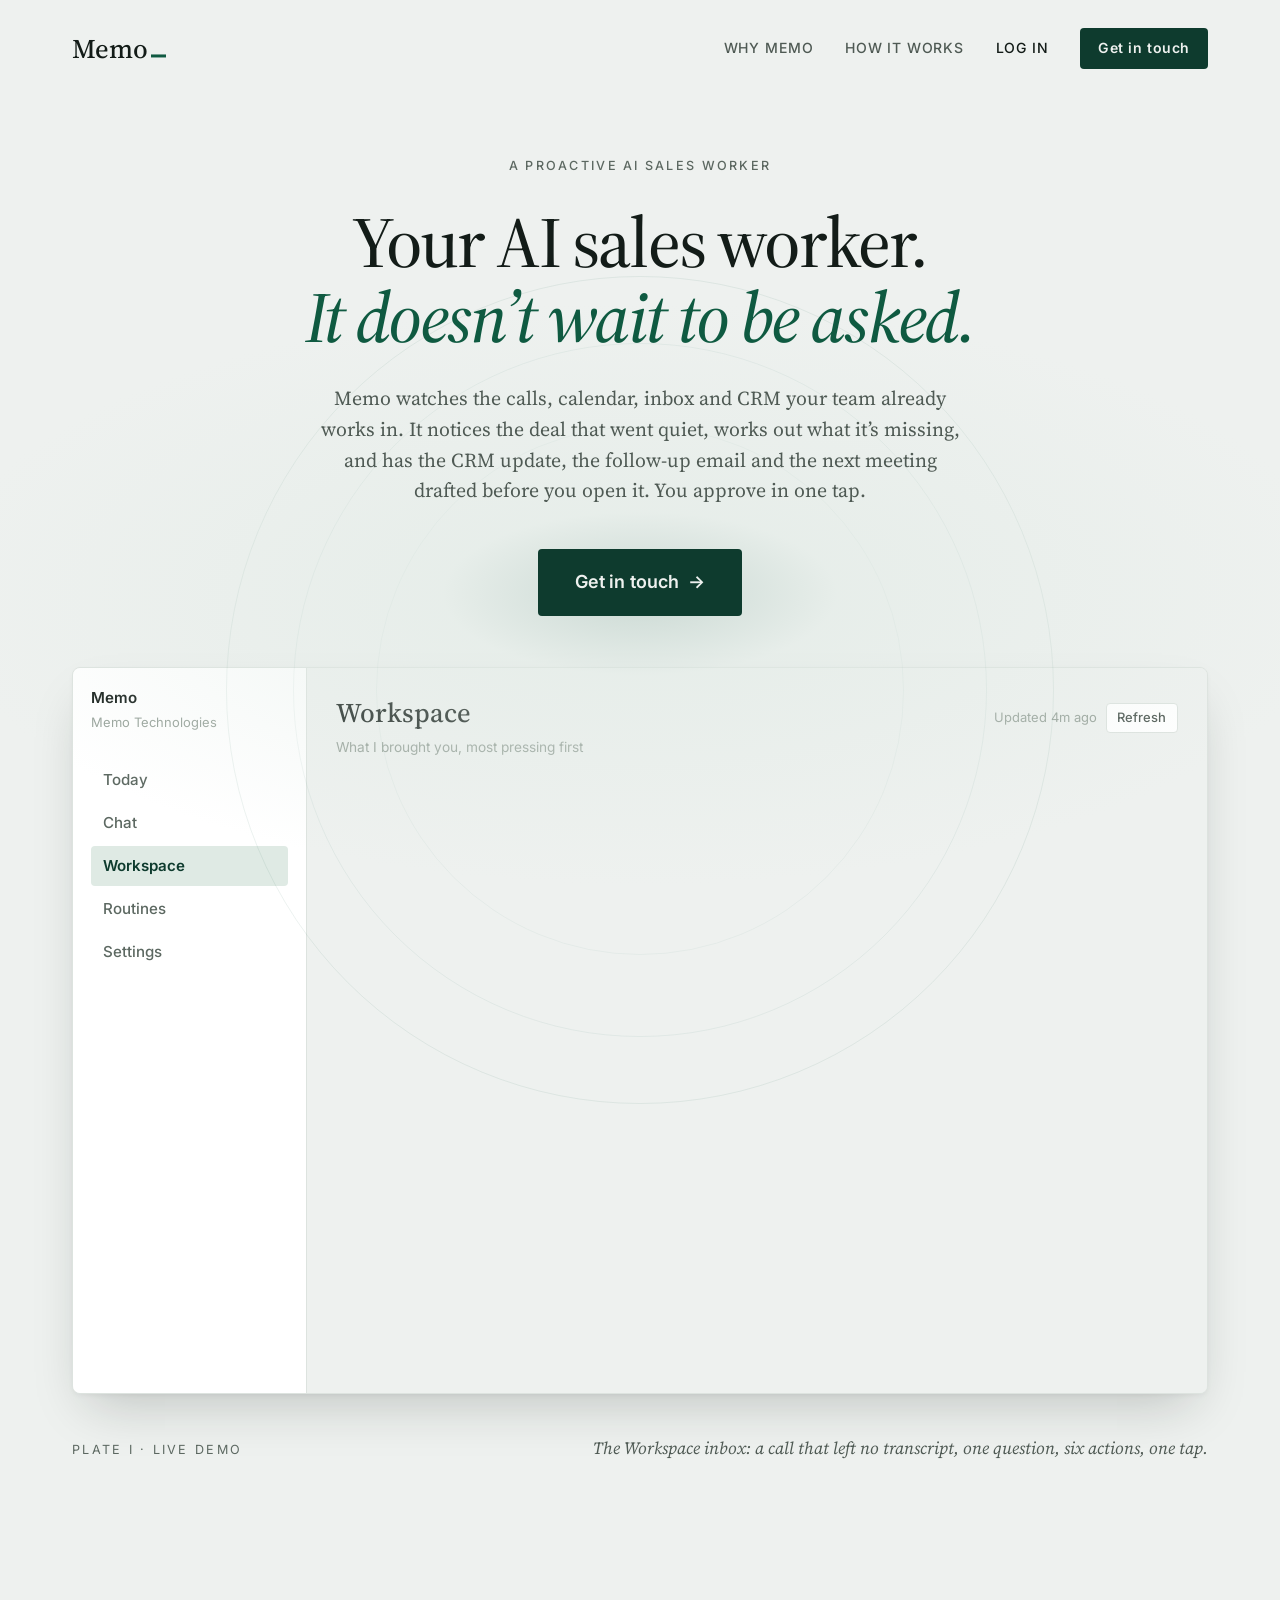
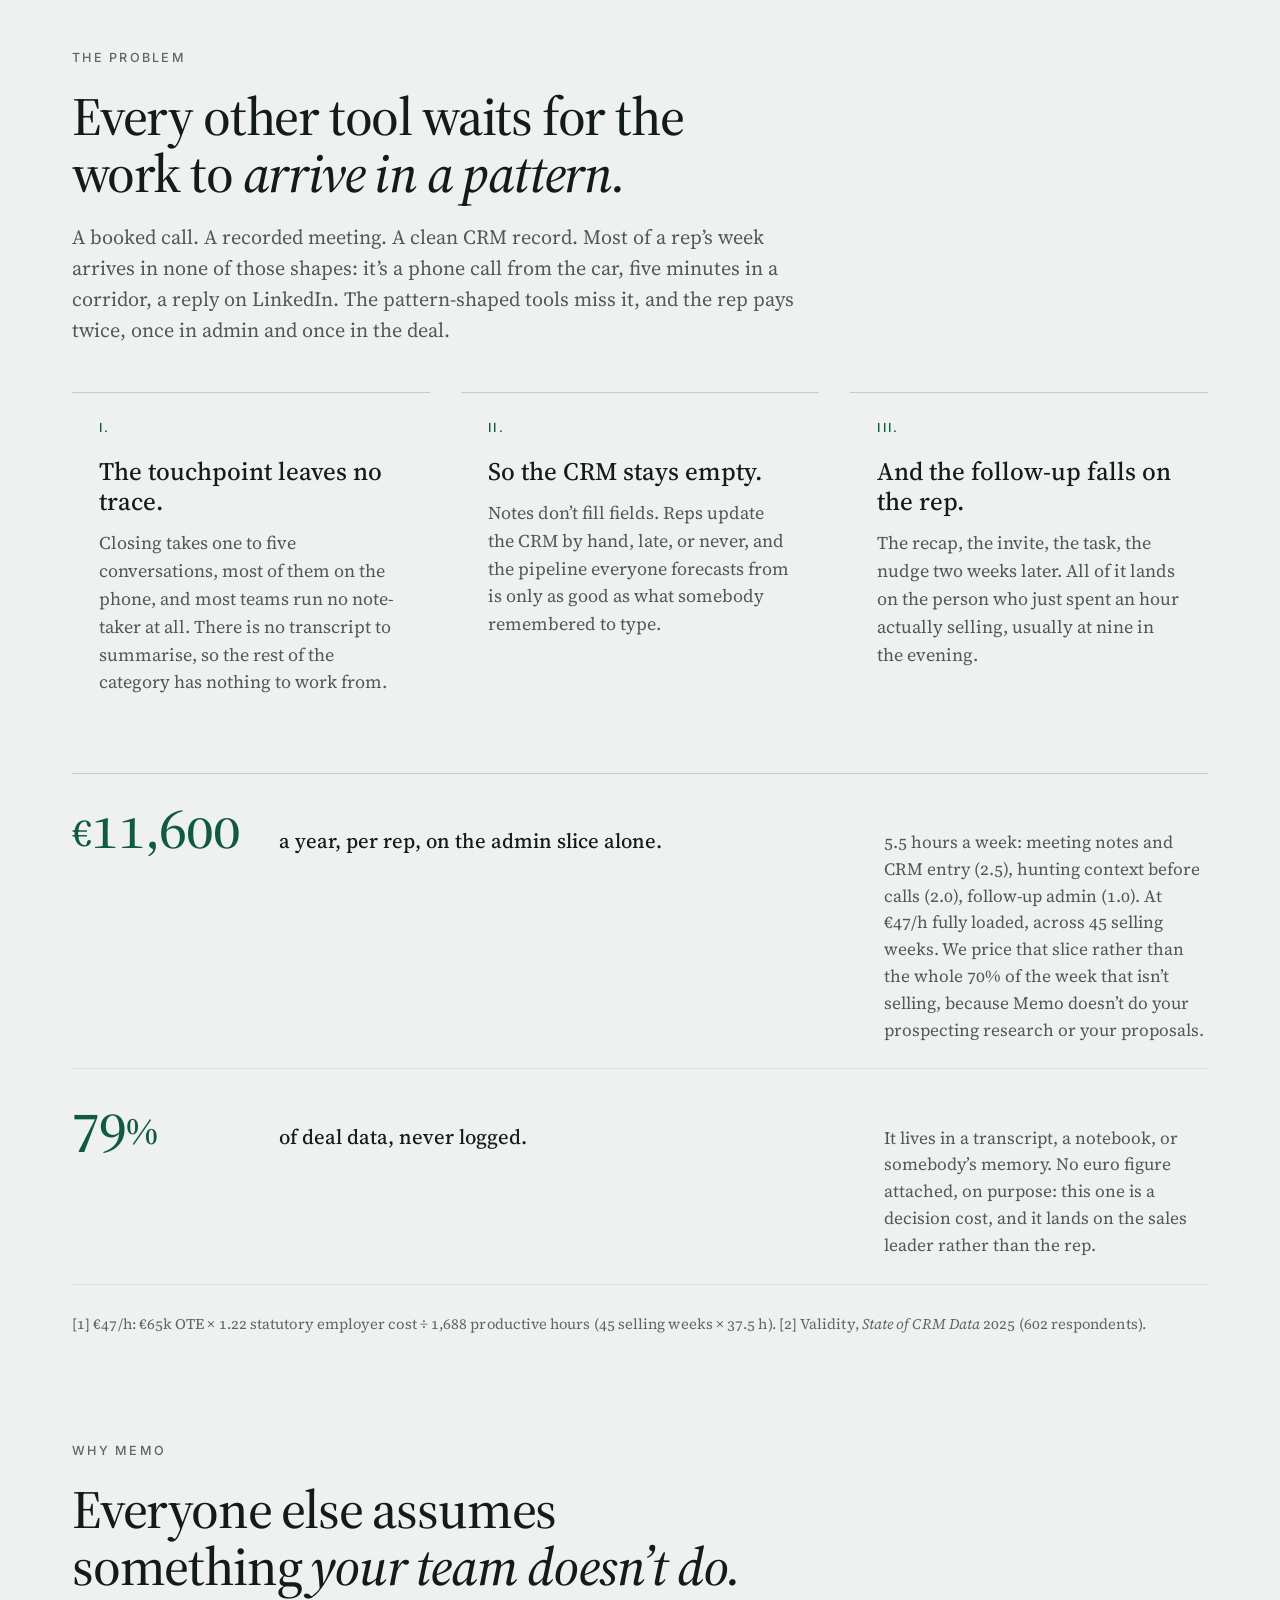
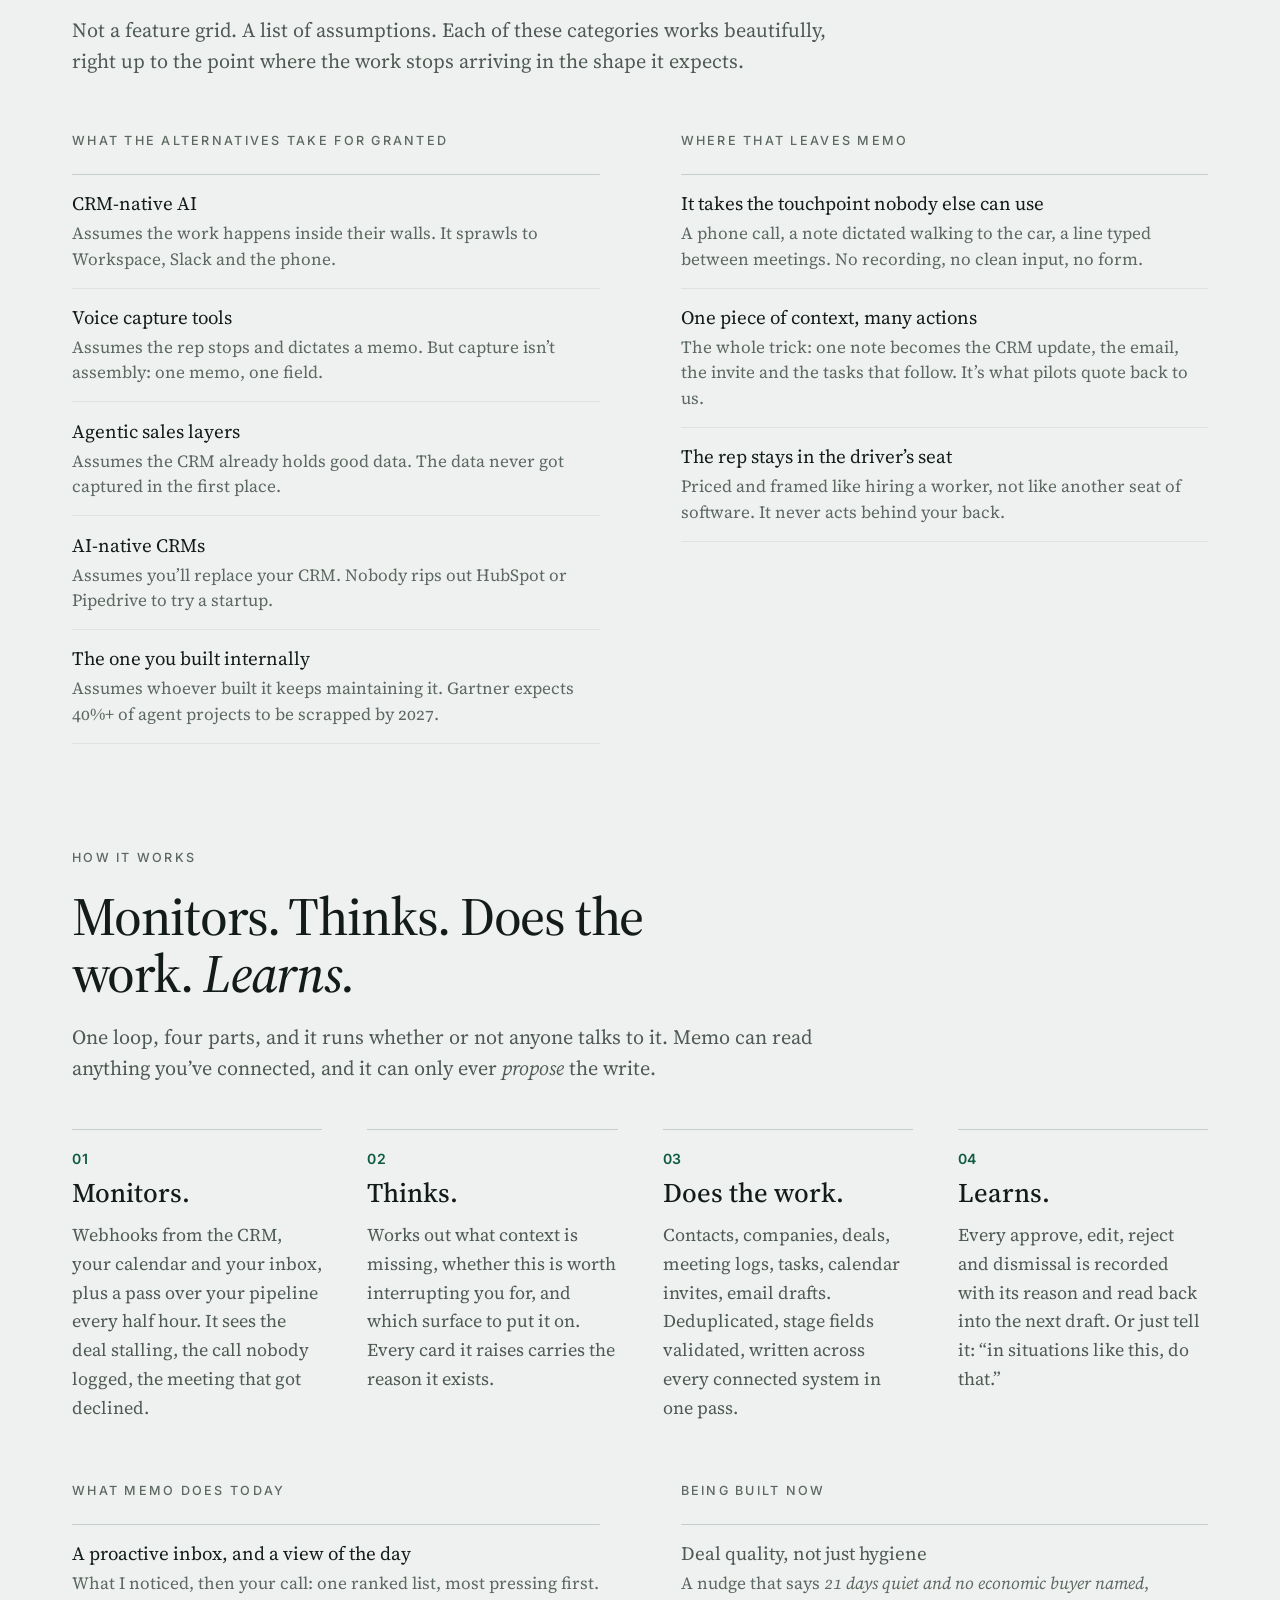
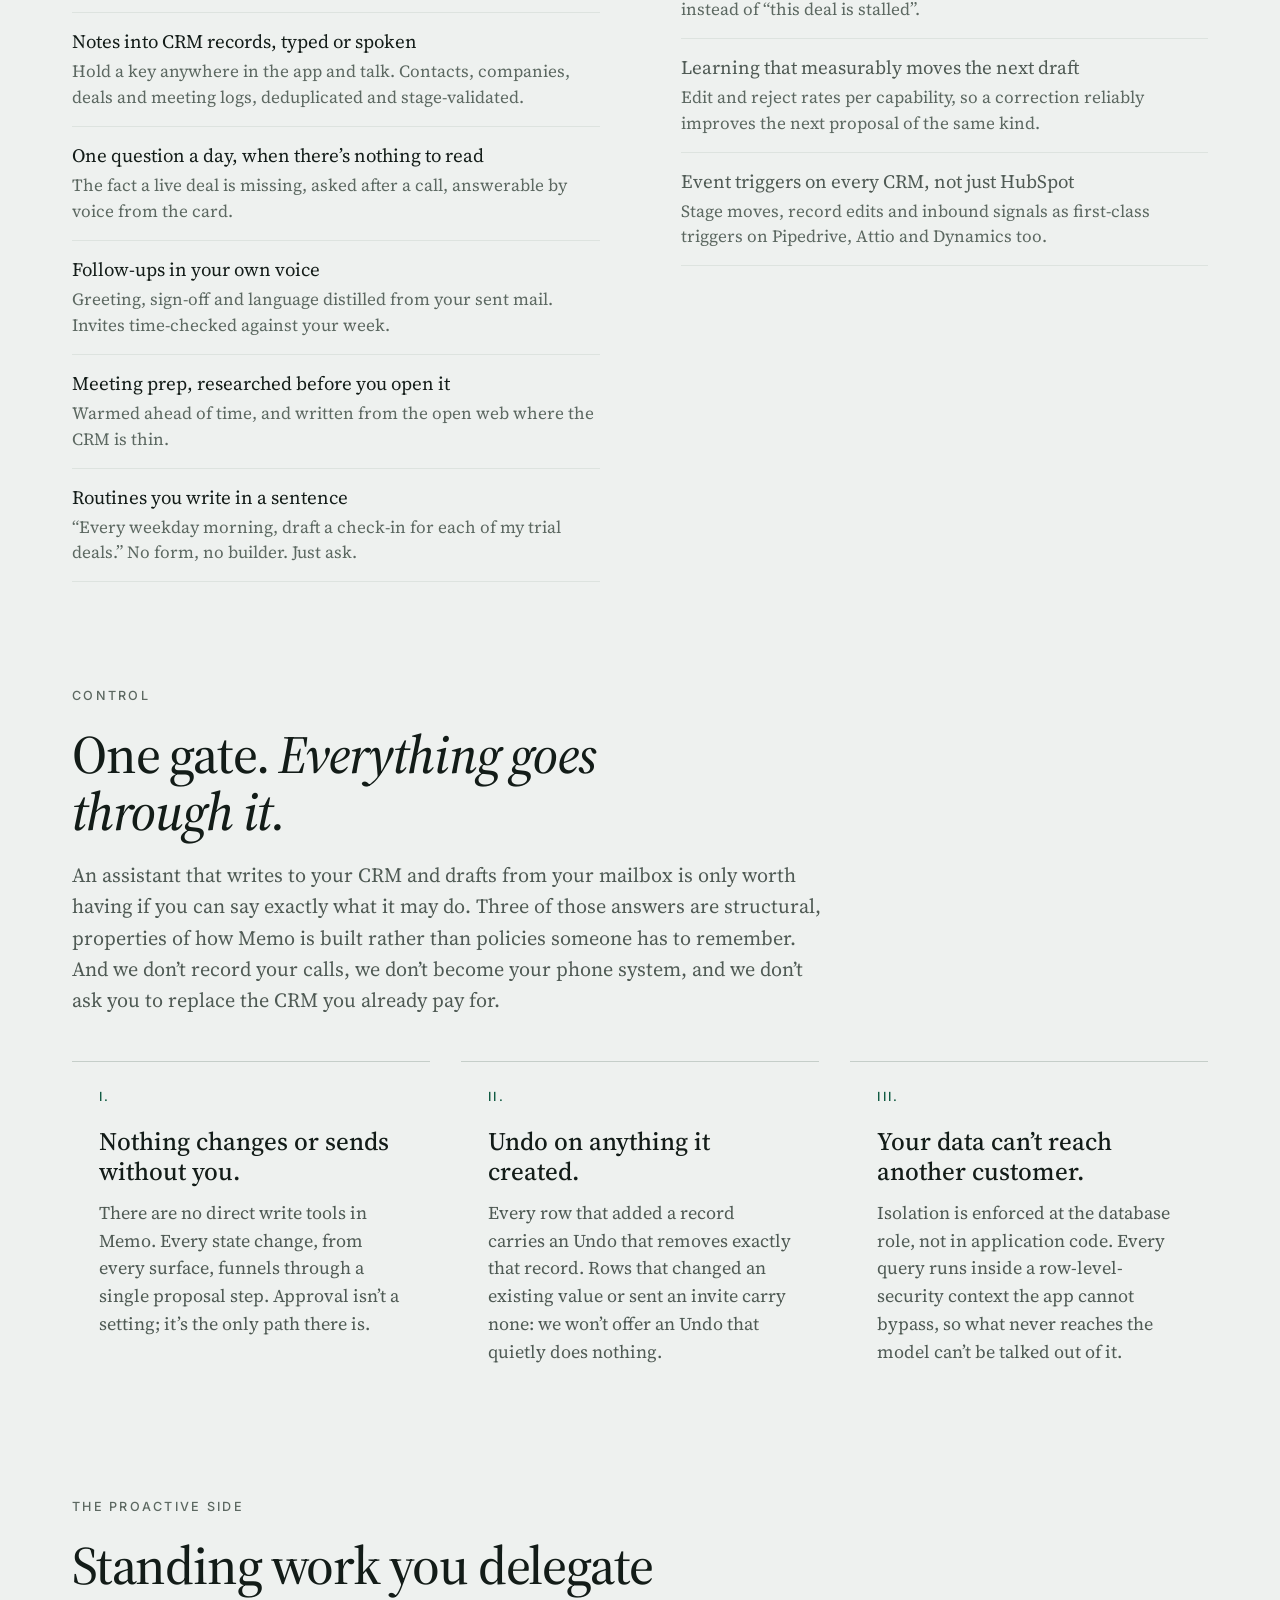
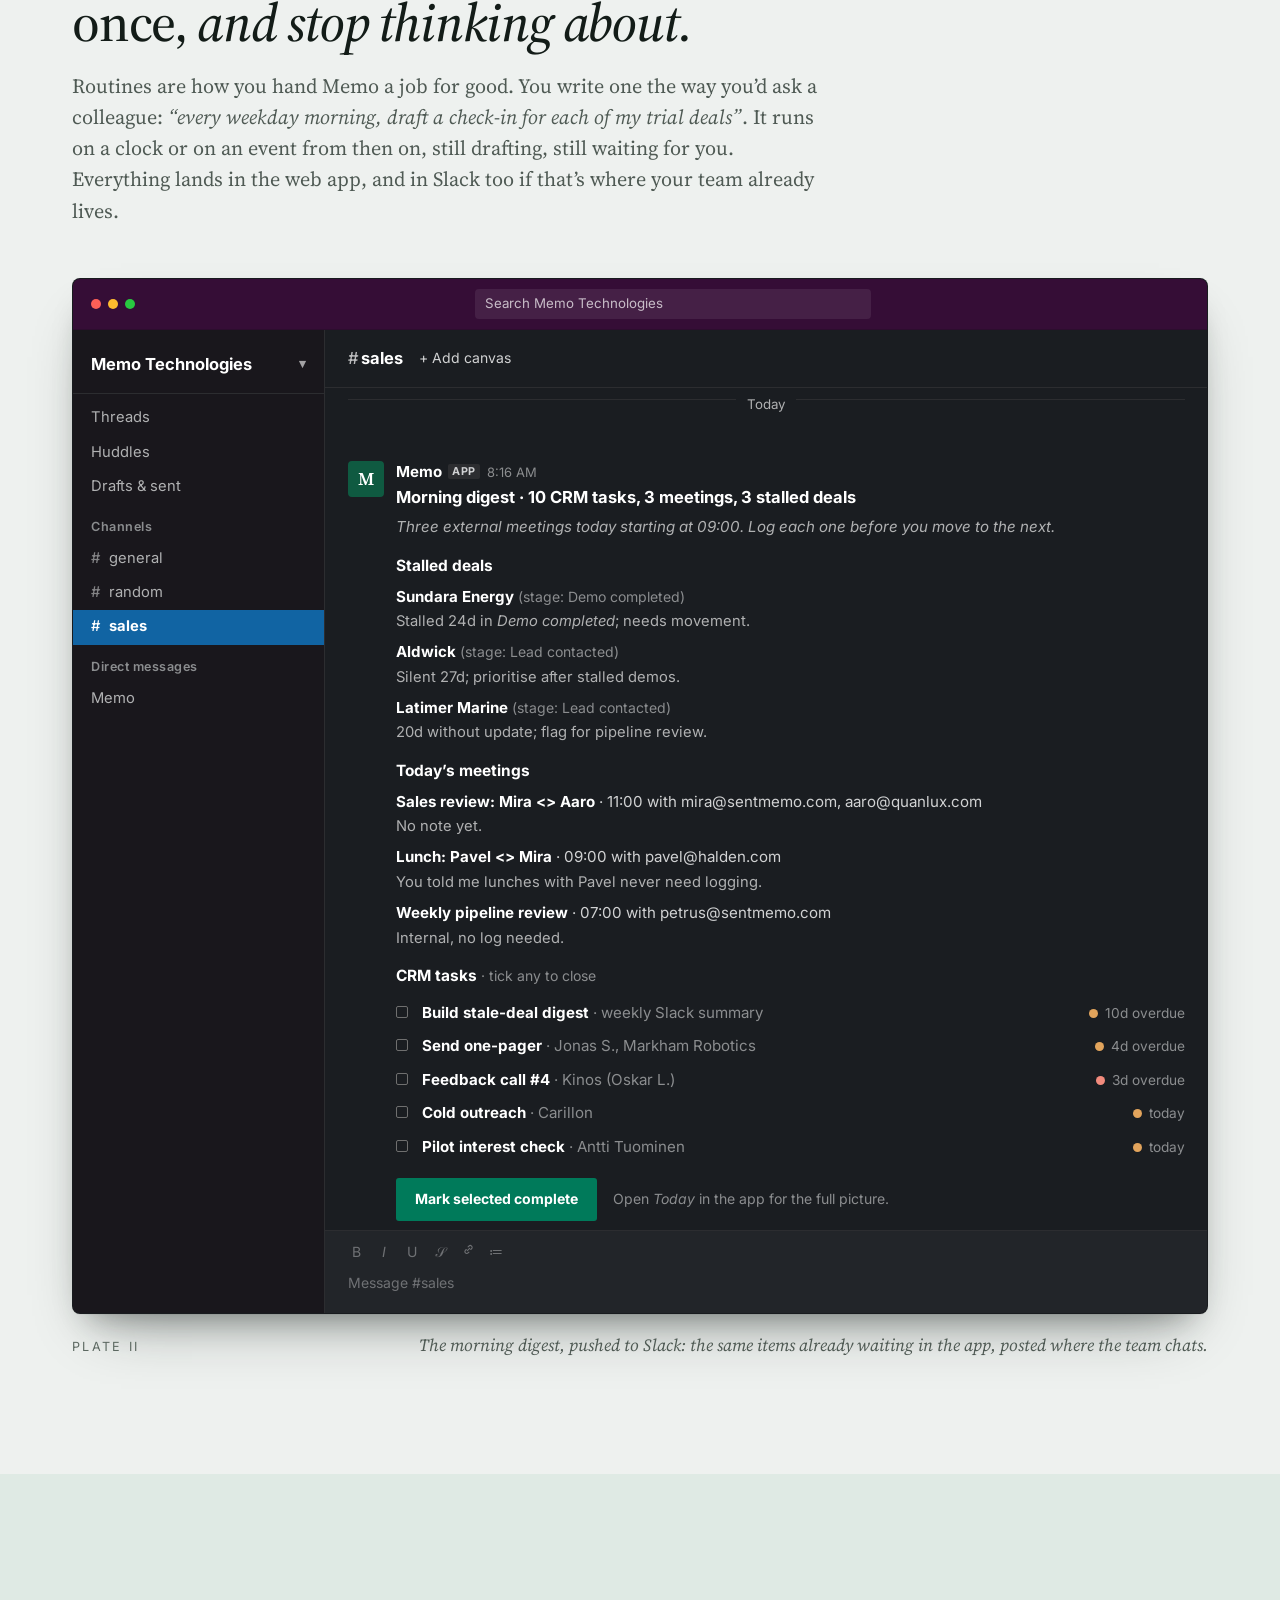
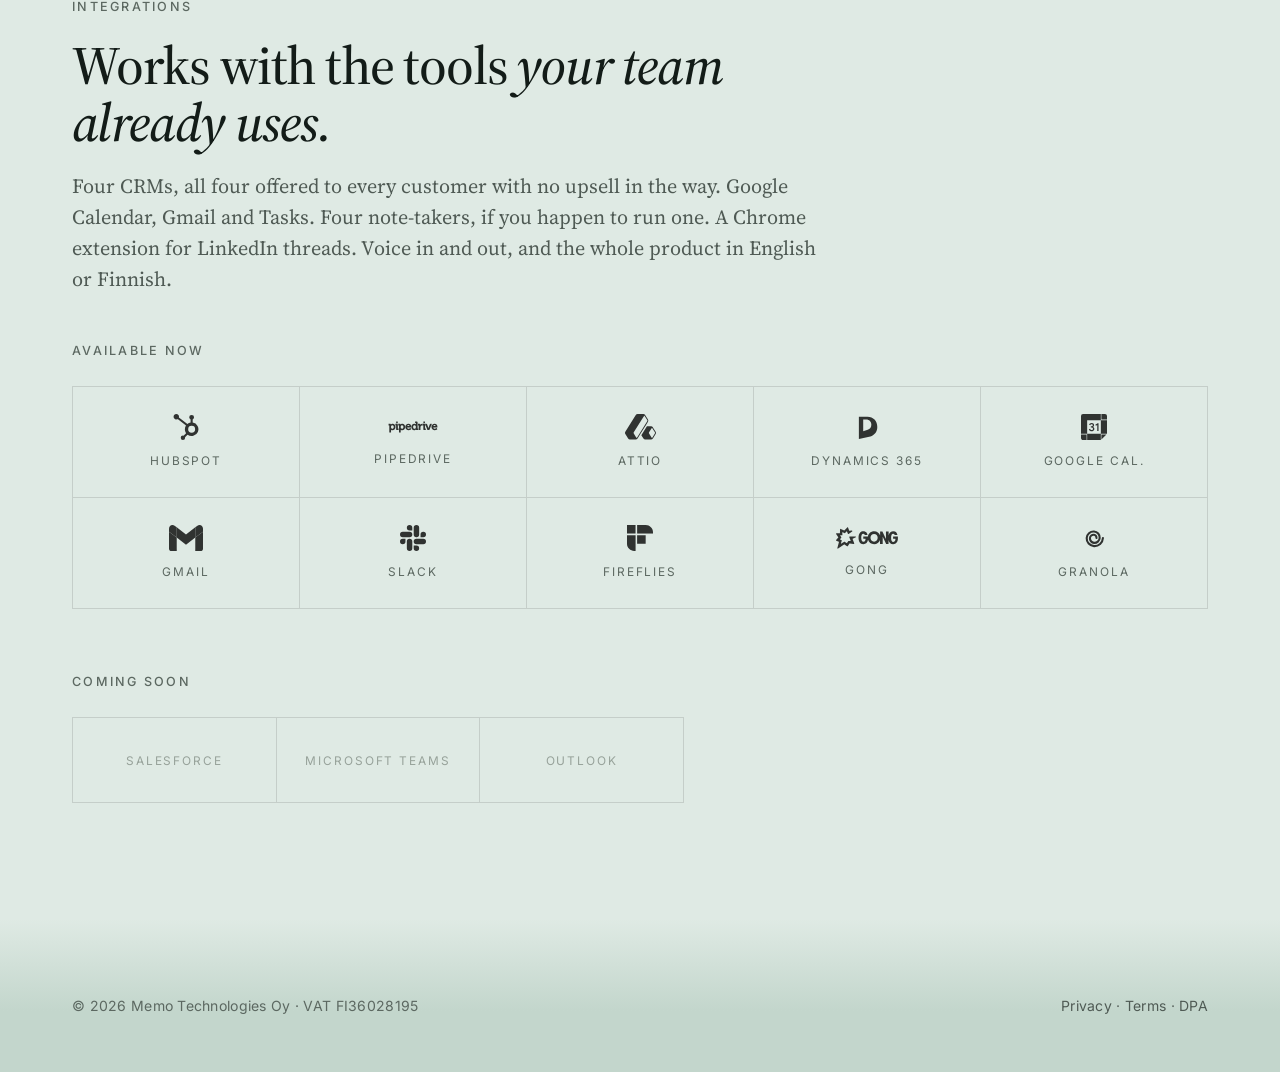
<file: sales/index.html>
<!DOCTYPE html>
<html lang="en">
<head>
  <meta charset="UTF-8">
  <title>Memo</title>
  <link rel="canonical" href="https://sentmemo.com/">
  <meta name="robots" content="noindex">
  <meta http-equiv="refresh" content="0; url=/">
  <script>window.location.replace("/");</script>
</head>
<body>
  <p>This page has moved. <a href="/">Continue to sentmemo.com</a>.</p>
</body>
</html>
</file>
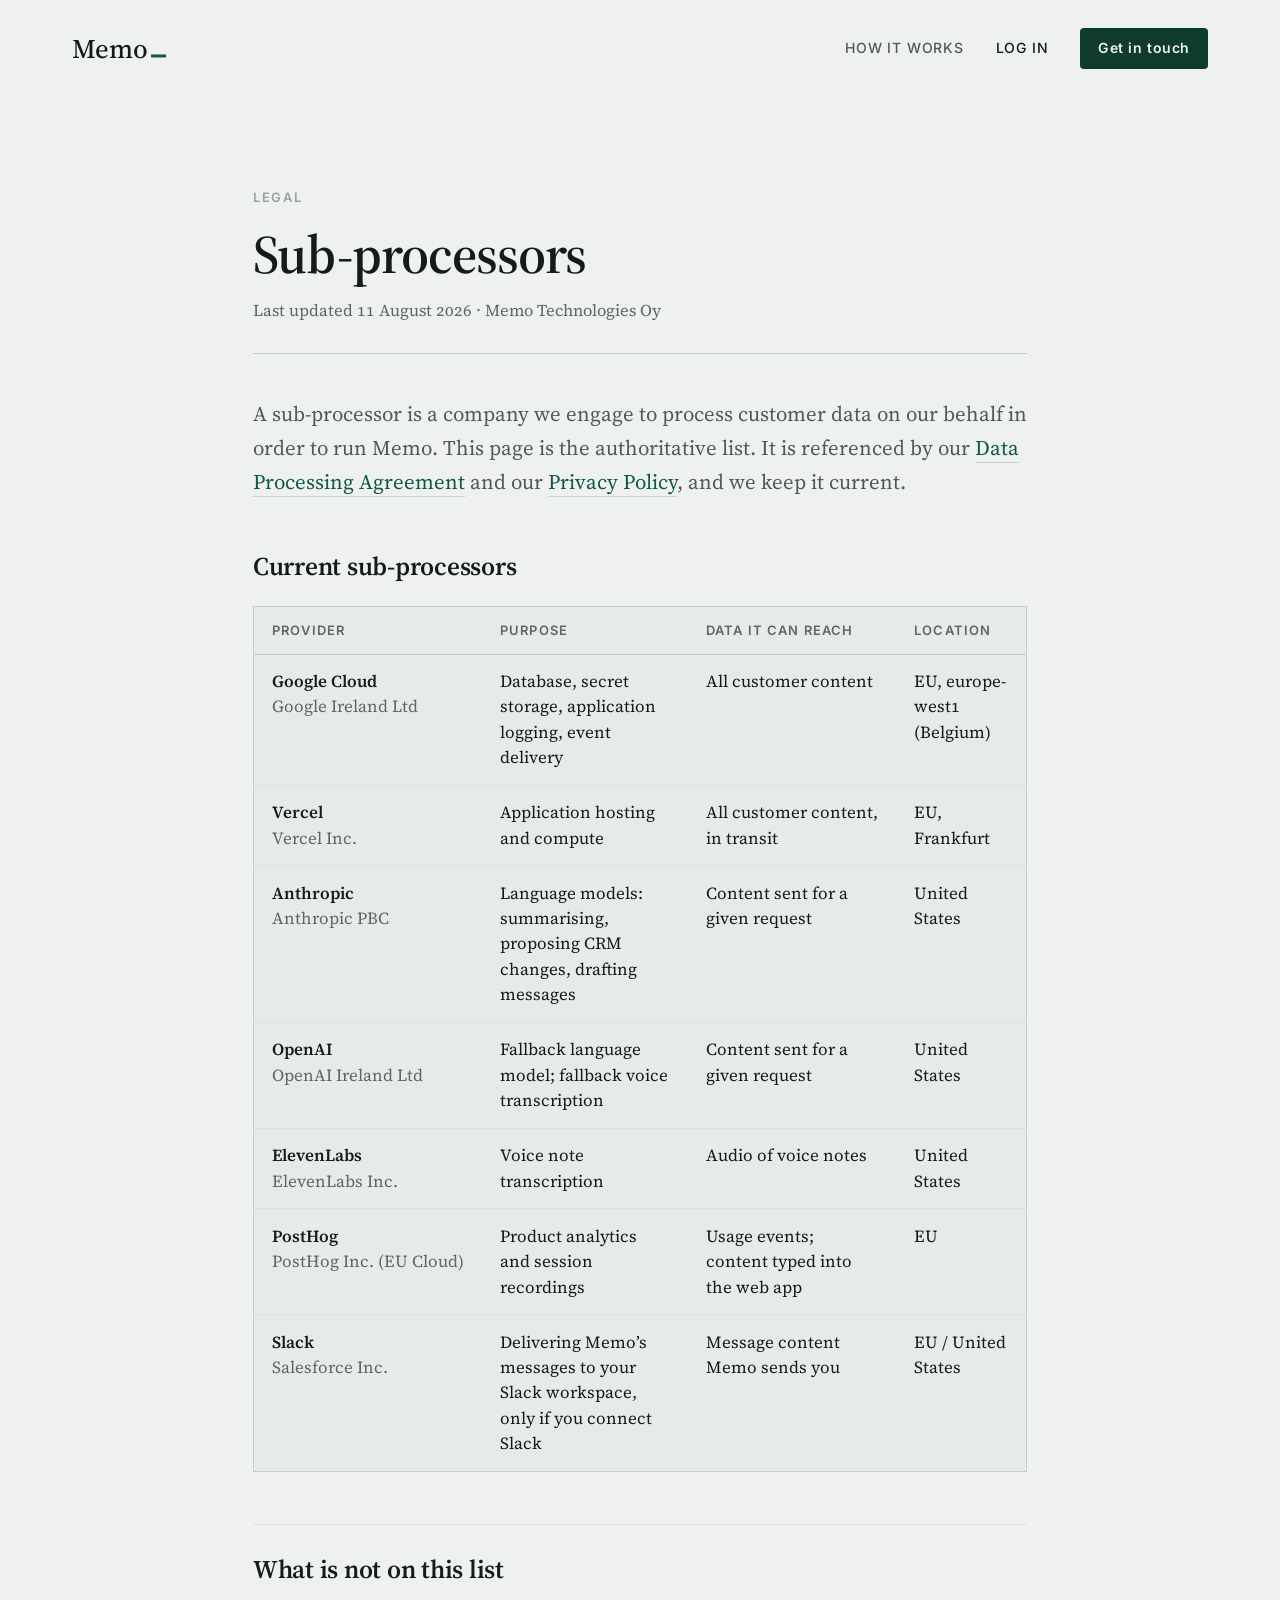
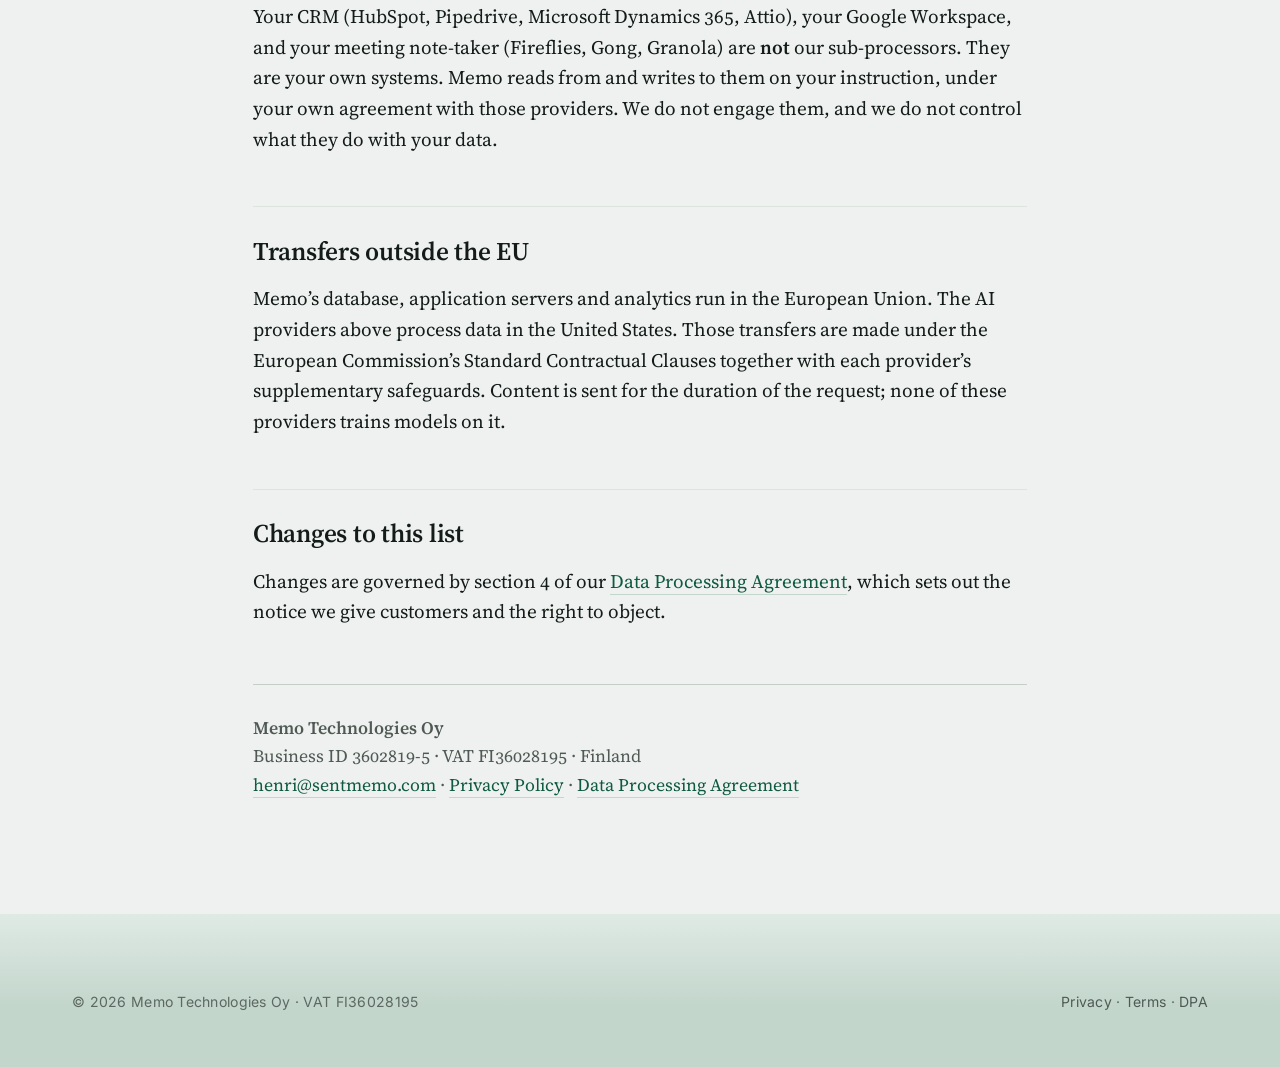
<file: subprocessors/index.html>
<!DOCTYPE html>
<html lang="en">
<head>
  <meta charset="UTF-8">
  <meta name="viewport" content="width=device-width, initial-scale=1.0">
  <title>Sub-processors · Memo</title>
  <meta name="description" content="The providers Memo Technologies Oy uses to process customer data, what each one does, and where it runs.">
  <link rel="icon" href="data:image/svg+xml,<svg xmlns='http://www.w3.org/2000/svg' viewBox='0 0 100 100'><rect width='100' height='100' rx='6' fill='%230e3b2e'/><text x='50' y='68' font-family='ui-serif,Georgia' font-size='60' font-weight='600' fill='%23eef1ef' text-anchor='middle'>M</text></svg>">

  <link rel="preconnect" href="https://fonts.googleapis.com">
  <link rel="preconnect" href="https://fonts.gstatic.com" crossorigin>
  <link href="https://fonts.googleapis.com/css2?family=Source+Serif+4:ital,opsz,wght@0,8..60,400;0,8..60,500;0,8..60,600;0,8..60,700;1,8..60,400;1,8..60,500&family=Inter:wght@400;500;600;700&display=swap" rel="stylesheet">
  <link rel="stylesheet" href="/sales.css?v=20260821a">
  <link rel="stylesheet" href="/legal.css?v=20260821a">

  <link rel="canonical" href="https://sentmemo.com/subprocessors/">
  <meta name="theme-color" content="#eef1ef">
  <meta property="og:type" content="website">
  <meta property="og:site_name" content="Memo">
  <meta property="og:url" content="https://sentmemo.com/subprocessors/">
  <meta property="og:title" content="Sub-processors · Memo">
  <meta property="og:description" content="The providers Memo uses to process customer data, what each does, and where it runs.">
</head>
<body>

  <header class="masthead">
    <div class="container masthead-row">
      <a href="/" class="wordmark" aria-label="Memo home">Memo<span class="bar" aria-hidden="true"></span></a>
      <nav class="masthead-meta" aria-label="Primary">
        <a href="/#how" class="nav">How it works</a>
        <a href="https://app.sentmemo.com" class="nav login">Log in</a>
        <a href="mailto:henri@sentmemo.com?subject=Memo" class="btn btn-primary btn-sm">Get in touch</a>
      </nav>
    </div>
  </header>

  <main class="legal-shell">
    <div class="eyebrow">Legal</div>
    <h1>Sub-processors</h1>
    <div class="legal-meta">
      Last updated 11 August 2026 &middot; Memo Technologies Oy
    </div>

    <p class="legal-lede">
      A sub-processor is a company we engage to process customer data on our behalf in order to run
      Memo. This page is the authoritative list. It is referenced by our
      <a href="/dpa/">Data Processing Agreement</a> and our <a href="/privacy/">Privacy Policy</a>,
      and we keep it current.
    </p>

    <h2>Current sub-processors</h2>
    <div class="legal-table-wrap">
      <table>
        <thead>
          <tr><th>Provider</th><th>Purpose</th><th>Data it can reach</th><th>Location</th></tr>
        </thead>
        <tbody>
          <tr>
            <td>Google Cloud<br><span style="font-weight:400;color:var(--ink-mute)">Google Ireland Ltd</span></td>
            <td>Database, secret storage, application logging, event delivery</td>
            <td>All customer content</td>
            <td>EU, europe-west1 (Belgium)</td>
          </tr>
          <tr>
            <td>Vercel<br><span style="font-weight:400;color:var(--ink-mute)">Vercel Inc.</span></td>
            <td>Application hosting and compute</td>
            <td>All customer content, in transit</td>
            <td>EU, Frankfurt</td>
          </tr>
          <tr>
            <td>Anthropic<br><span style="font-weight:400;color:var(--ink-mute)">Anthropic PBC</span></td>
            <td>Language models: summarising, proposing CRM changes, drafting messages</td>
            <td>Content sent for a given request</td>
            <td>United States</td>
          </tr>
          <tr>
            <td>OpenAI<br><span style="font-weight:400;color:var(--ink-mute)">OpenAI Ireland Ltd</span></td>
            <td>Fallback language model; fallback voice transcription</td>
            <td>Content sent for a given request</td>
            <td>United States</td>
          </tr>
          <tr>
            <td>ElevenLabs<br><span style="font-weight:400;color:var(--ink-mute)">ElevenLabs Inc.</span></td>
            <td>Voice note transcription</td>
            <td>Audio of voice notes</td>
            <td>United States</td>
          </tr>
          <tr>
            <td>PostHog<br><span style="font-weight:400;color:var(--ink-mute)">PostHog Inc. (EU Cloud)</span></td>
            <td>Product analytics and session recordings</td>
            <td>Usage events; content typed into the web app</td>
            <td>EU</td>
          </tr>
          <tr>
            <td>Slack<br><span style="font-weight:400;color:var(--ink-mute)">Salesforce Inc.</span></td>
            <td>Delivering Memo&rsquo;s messages to your Slack workspace, only if you connect Slack</td>
            <td>Message content Memo sends you</td>
            <td>EU / United States</td>
          </tr>
        </tbody>
      </table>
    </div>

    <h2>What is not on this list</h2>
    <p>
      Your CRM (HubSpot, Pipedrive, Microsoft Dynamics 365, Attio), your Google Workspace, and your
      meeting note-taker (Fireflies, Gong, Granola) are <strong>not</strong> our sub-processors. They
      are your own systems. Memo reads from and writes to them on your instruction, under your own
      agreement with those providers. We do not engage them, and we do not control what they do with
      your data.
    </p>

    <h2>Transfers outside the EU</h2>
    <p>
      Memo&rsquo;s database, application servers and analytics run in the European Union. The AI
      providers above process data in the United States. Those transfers are made under the European
      Commission&rsquo;s Standard Contractual Clauses together with each provider&rsquo;s
      supplementary safeguards. Content is sent for the duration of the request; none of these
      providers trains models on it.
    </p>

    <h2>Changes to this list</h2>
    <p>
      Changes are governed by section 4 of our <a href="/dpa/">Data Processing Agreement</a>, which
      sets out the notice we give customers and the right to object.
    </p>

    <div class="legal-contact">
      <strong>Memo Technologies Oy</strong><br>
      Business ID 3602819-5 &middot; VAT FI36028195 &middot; Finland<br>
      <a href="mailto:henri@sentmemo.com?subject=Sub-processors">henri@sentmemo.com</a>
      &middot; <a href="/privacy/">Privacy Policy</a>
      &middot; <a href="/dpa/">Data Processing Agreement</a>
    </div>
  </main>

  <footer class="colophon">
    <div class="container colophon-row">
      <span>&copy; 2026 Memo Technologies Oy &middot; VAT FI36028195</span>
      <span class="colophon-legal"><a href="/privacy/">Privacy</a> &middot; <a href="/terms/">Terms</a> &middot; <a href="/dpa/">DPA</a></span>
    </div>
  </footer>

</body>
</html>
</file>
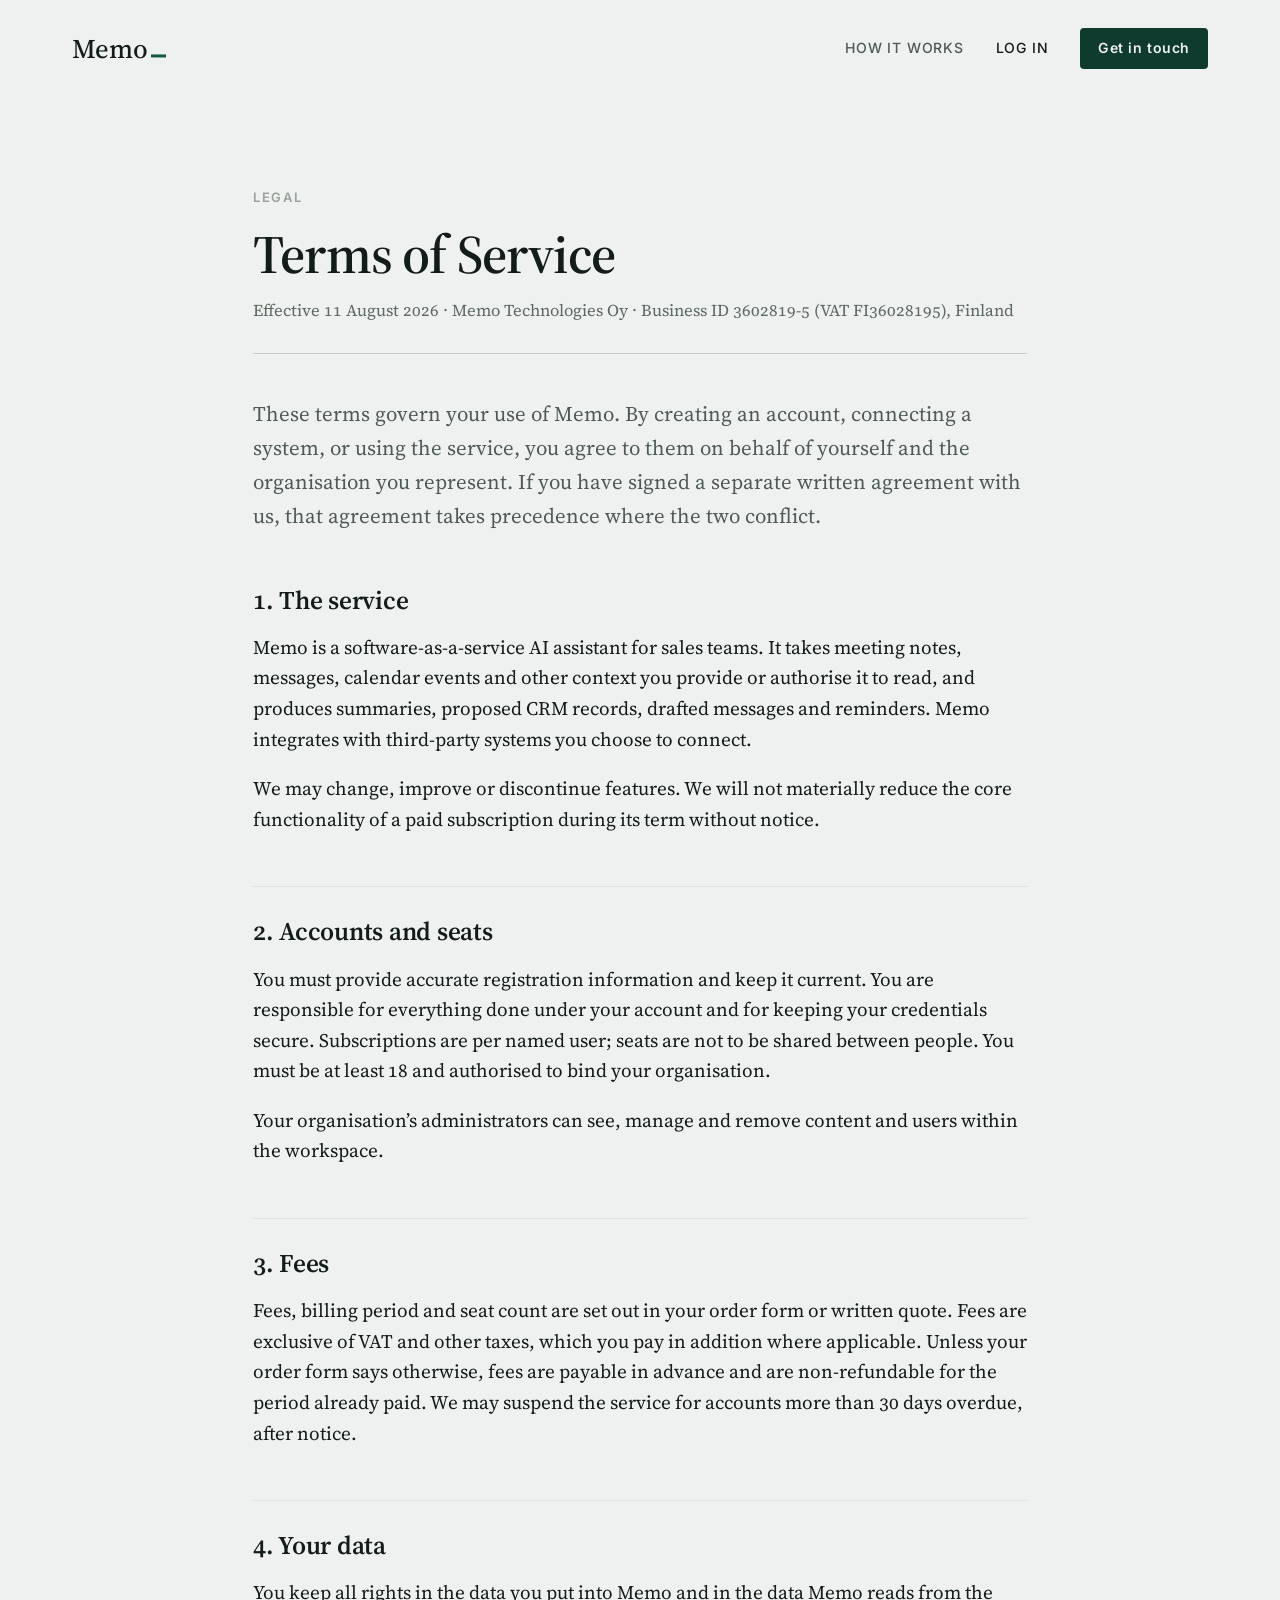
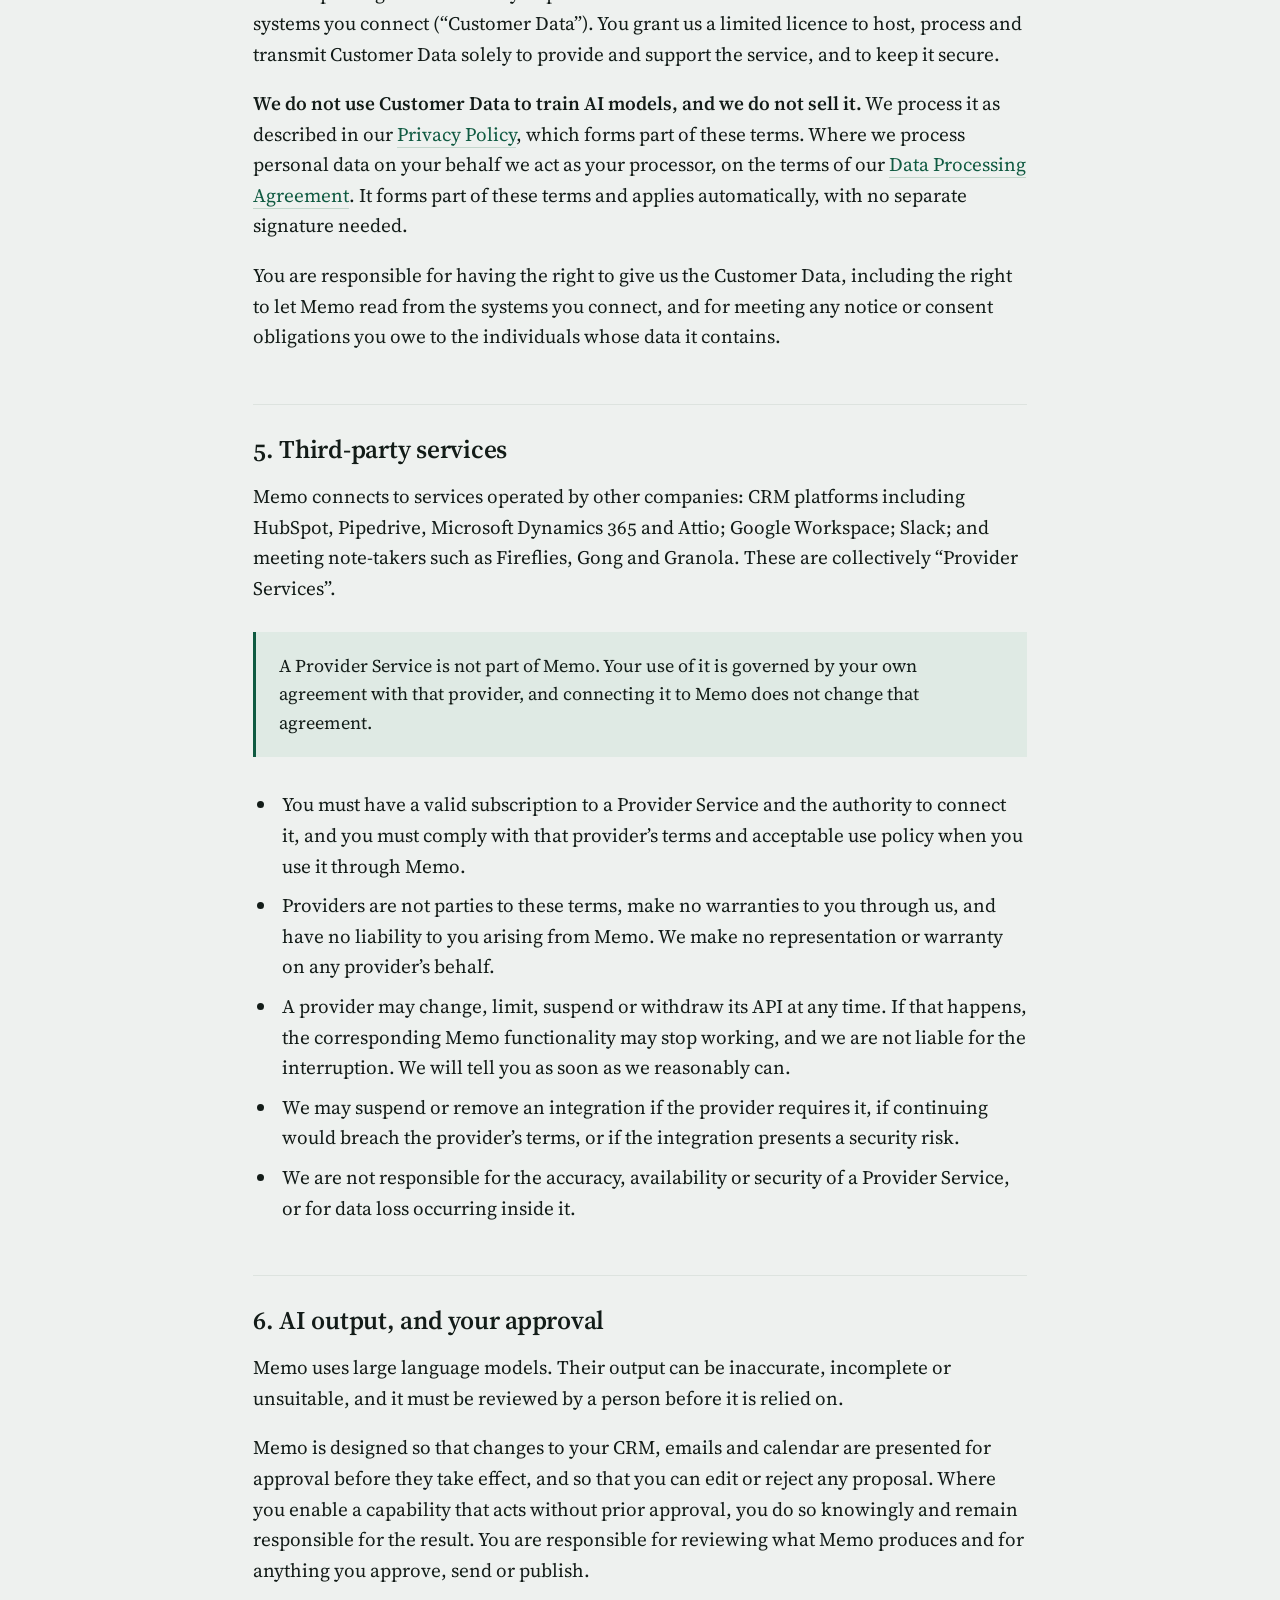
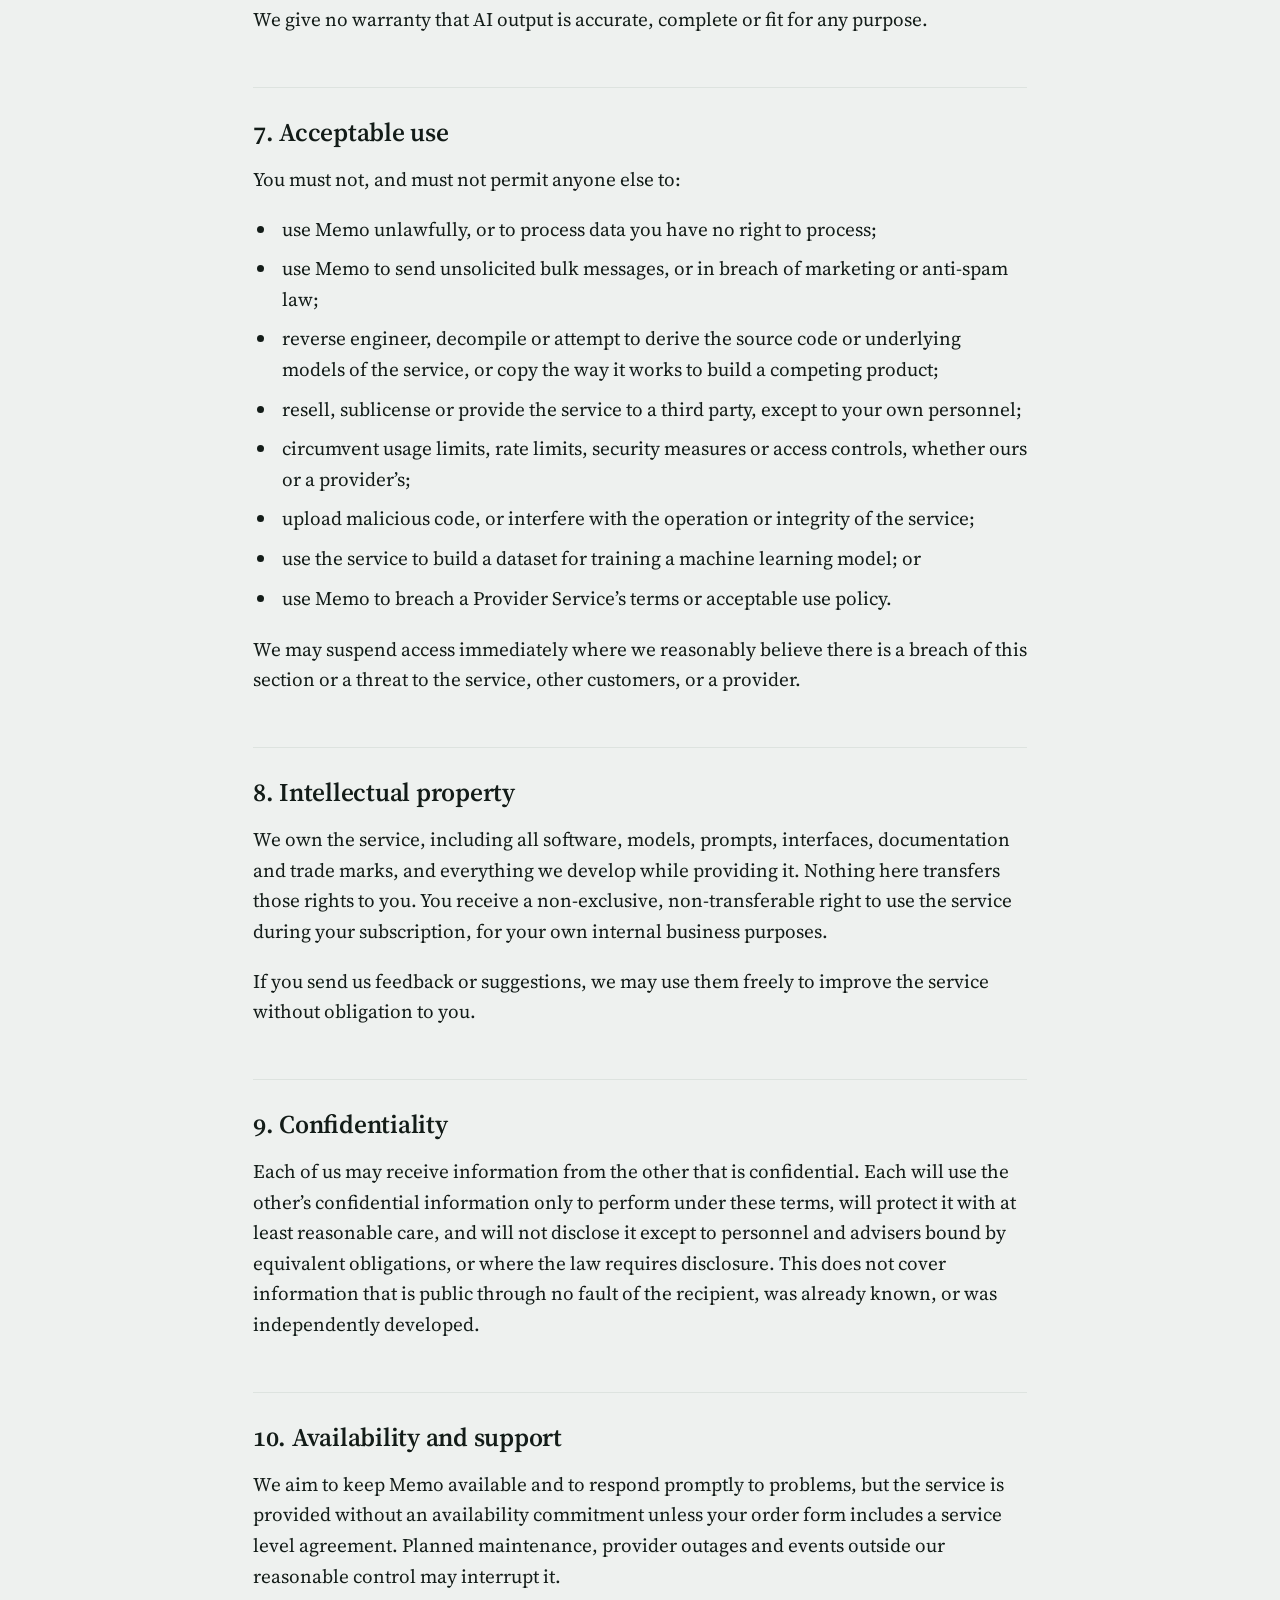
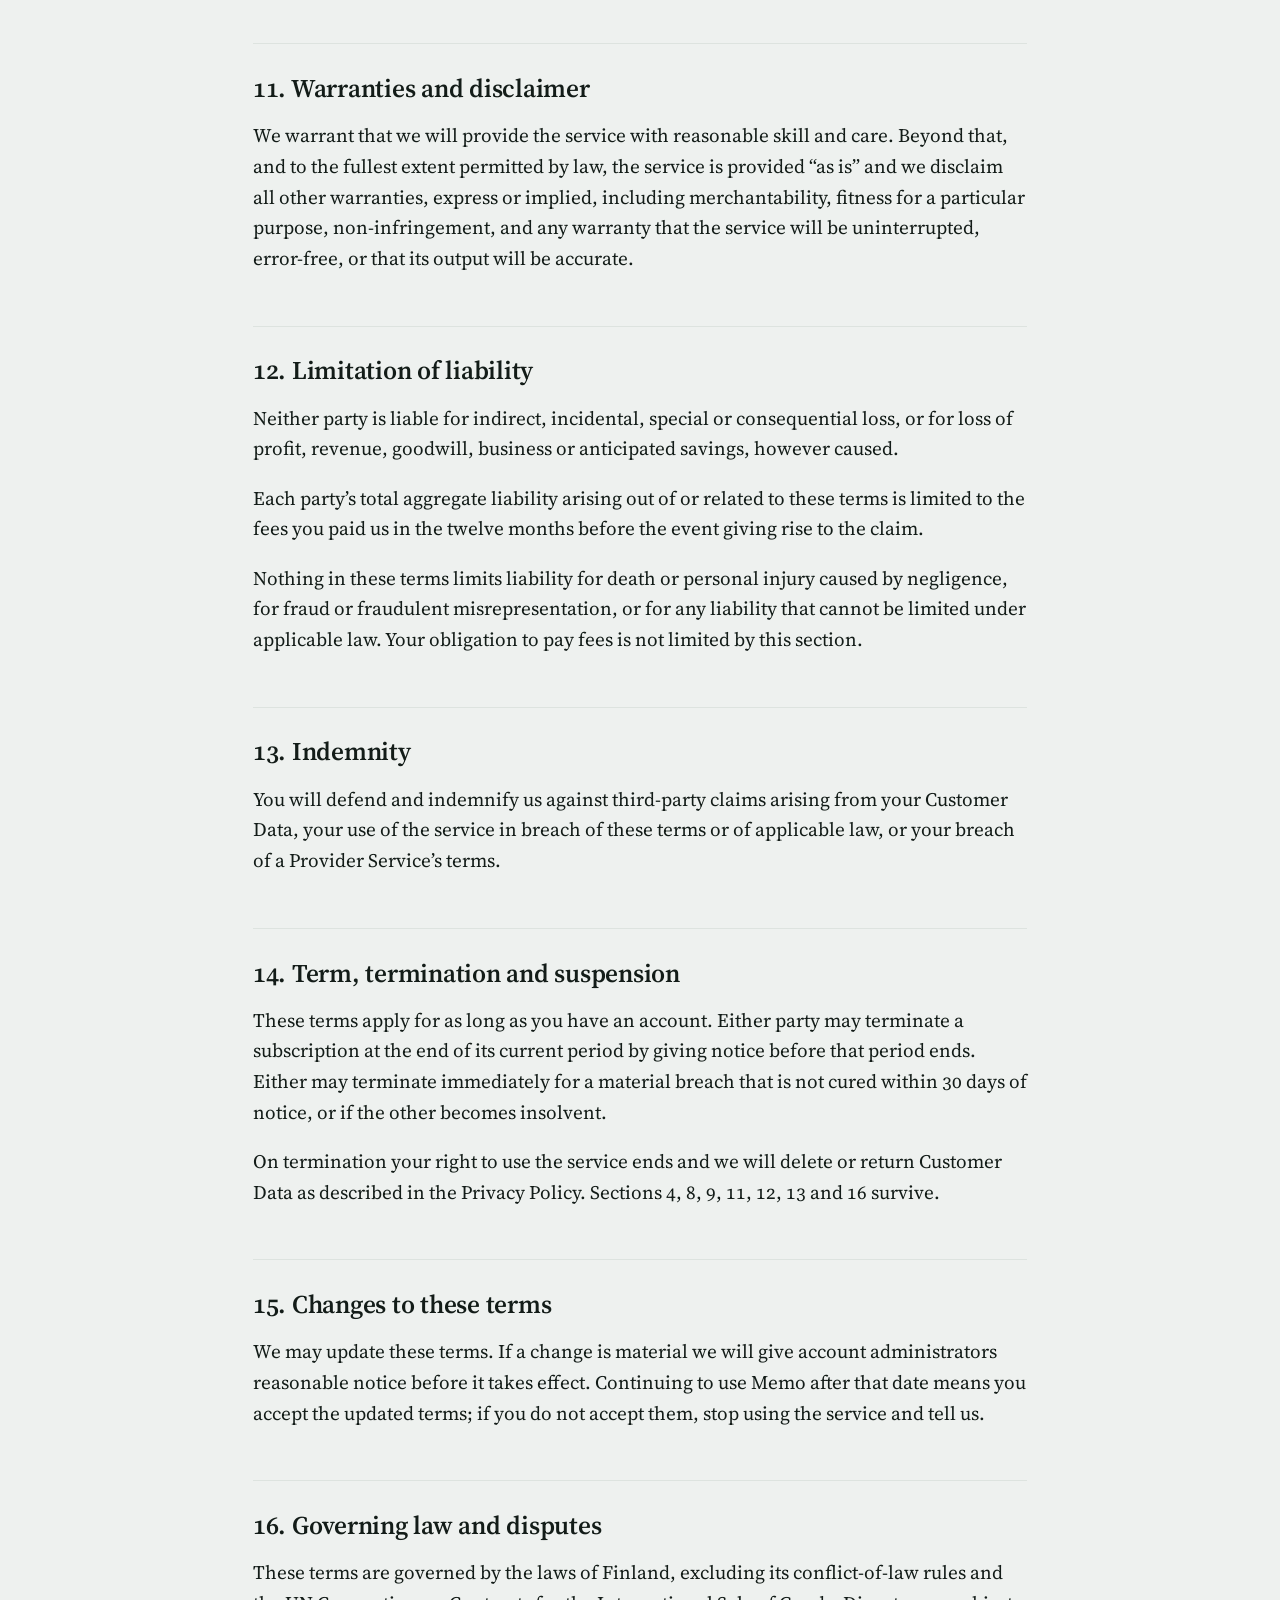
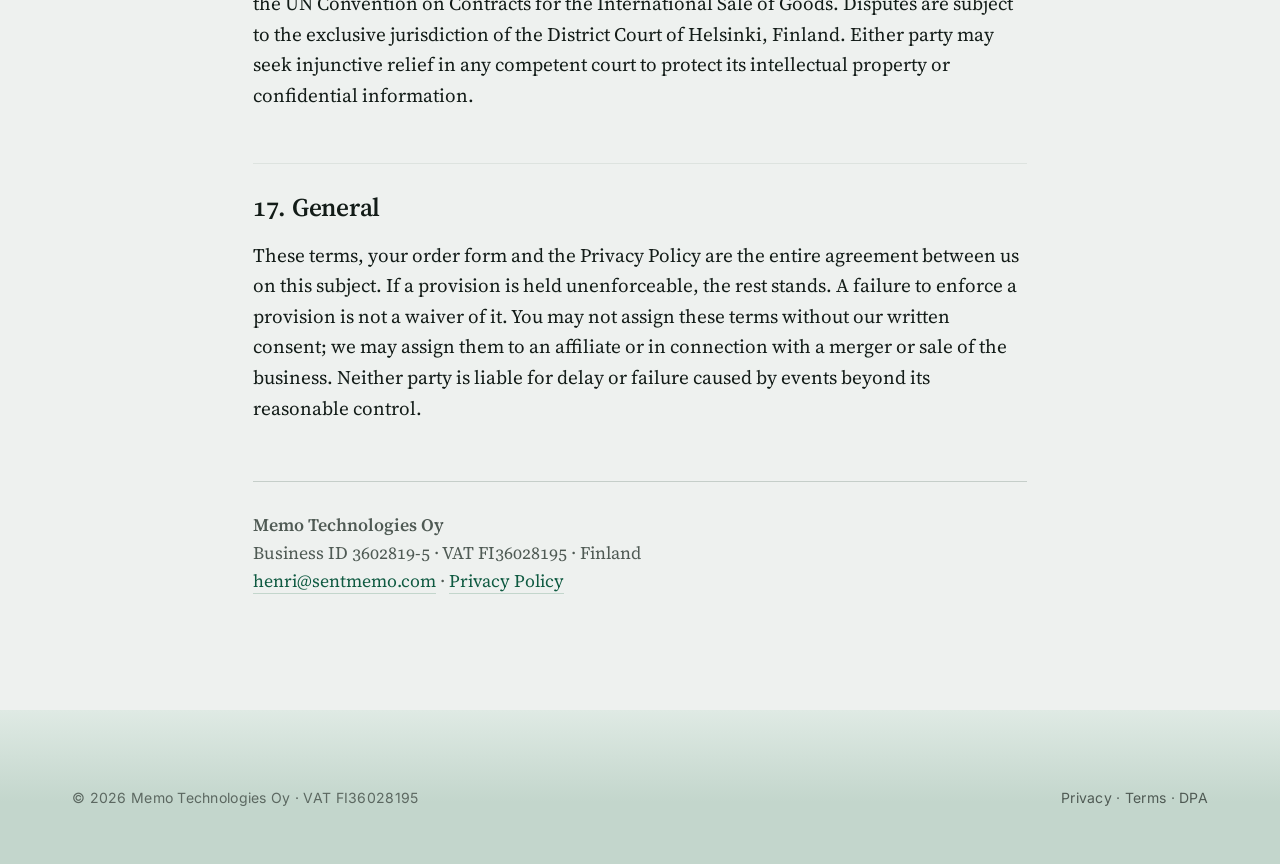
<file: terms/index.html>
<!DOCTYPE html>
<html lang="en">
<head>
  <meta charset="UTF-8">
  <meta name="viewport" content="width=device-width, initial-scale=1.0">
  <title>Terms of Service · Memo</title>
  <meta name="description" content="The terms on which Memo Technologies Oy provides the Memo service.">
  <link rel="icon" href="data:image/svg+xml,<svg xmlns='http://www.w3.org/2000/svg' viewBox='0 0 100 100'><rect width='100' height='100' rx='6' fill='%230e3b2e'/><text x='50' y='68' font-family='ui-serif,Georgia' font-size='60' font-weight='600' fill='%23eef1ef' text-anchor='middle'>M</text></svg>">

  <link rel="preconnect" href="https://fonts.googleapis.com">
  <link rel="preconnect" href="https://fonts.gstatic.com" crossorigin>
  <link href="https://fonts.googleapis.com/css2?family=Source+Serif+4:ital,opsz,wght@0,8..60,400;0,8..60,500;0,8..60,600;0,8..60,700;1,8..60,400;1,8..60,500&family=Inter:wght@400;500;600;700&display=swap" rel="stylesheet">
  <link rel="stylesheet" href="/sales.css?v=20260821a">
  <link rel="stylesheet" href="/legal.css?v=20260821a">

  <link rel="canonical" href="https://sentmemo.com/terms/">
  <meta name="theme-color" content="#eef1ef">
  <meta property="og:type" content="website">
  <meta property="og:site_name" content="Memo">
  <meta property="og:url" content="https://sentmemo.com/terms/">
  <meta property="og:title" content="Terms of Service · Memo">
  <meta property="og:description" content="The terms on which Memo Technologies Oy provides the Memo service.">
</head>
<body>

  <header class="masthead">
    <div class="container masthead-row">
      <a href="/" class="wordmark" aria-label="Memo home">Memo<span class="bar" aria-hidden="true"></span></a>
      <nav class="masthead-meta" aria-label="Primary">
        <a href="/#how" class="nav">How it works</a>
        <a href="https://app.sentmemo.com" class="nav login">Log in</a>
        <a href="mailto:henri@sentmemo.com?subject=Memo" class="btn btn-primary btn-sm">Get in touch</a>
      </nav>
    </div>
  </header>

  <main class="legal-shell">
    <div class="eyebrow">Legal</div>
    <h1>Terms of Service</h1>
    <div class="legal-meta">
      Effective 11 August 2026 &middot; Memo Technologies Oy &middot; Business ID 3602819-5 (VAT FI36028195), Finland
    </div>

    <p class="legal-lede">
      These terms govern your use of Memo. By creating an account, connecting a system, or using the
      service, you agree to them on behalf of yourself and the organisation you represent. If you
      have signed a separate written agreement with us, that agreement takes precedence where the
      two conflict.
    </p>

    <h2>1. The service</h2>
    <p>
      Memo is a software-as-a-service AI assistant for sales teams. It takes meeting notes,
      messages, calendar events and other context you provide or authorise it to read, and produces
      summaries, proposed CRM records, drafted messages and reminders. Memo integrates with
      third-party systems you choose to connect.
    </p>
    <p>
      We may change, improve or discontinue features. We will not materially reduce the core
      functionality of a paid subscription during its term without notice.
    </p>

    <h2>2. Accounts and seats</h2>
    <p>
      You must provide accurate registration information and keep it current. You are responsible for
      everything done under your account and for keeping your credentials secure. Subscriptions are
      per named user; seats are not to be shared between people. You must be at least 18 and
      authorised to bind your organisation.
    </p>
    <p>
      Your organisation&rsquo;s administrators can see, manage and remove content and users within
      the workspace.
    </p>

    <h2>3. Fees</h2>
    <p>
      Fees, billing period and seat count are set out in your order form or written quote. Fees
      are exclusive of VAT and other taxes, which you pay in addition where applicable. Unless your
      order form says otherwise, fees are payable in advance and are non-refundable for the period
      already paid. We may suspend the service for accounts more than 30 days overdue, after notice.
    </p>

    <h2>4. Your data</h2>
    <p>
      You keep all rights in the data you put into Memo and in the data Memo reads from the systems
      you connect (&ldquo;Customer Data&rdquo;). You grant us a limited licence to host, process and
      transmit Customer Data solely to provide and support the service, and to keep it secure.
    </p>
    <p>
      <strong>We do not use Customer Data to train AI models, and we do not sell it.</strong> We
      process it as described in our <a href="/privacy/">Privacy Policy</a>, which forms part of
      these terms. Where we process personal data on your behalf we act as your processor, on the
      terms of our <a href="/dpa/">Data Processing Agreement</a>. It forms part of these terms
      and applies automatically, with no separate signature needed.
    </p>
    <p>
      You are responsible for having the right to give us the Customer Data, including the right to
      let Memo read from the systems you connect, and for meeting any notice or consent obligations
      you owe to the individuals whose data it contains.
    </p>

    <h2>5. Third-party services</h2>
    <p>
      Memo connects to services operated by other companies: CRM platforms including HubSpot,
      Pipedrive, Microsoft Dynamics 365 and Attio; Google Workspace; Slack; and meeting note-takers
      such as Fireflies, Gong and Granola. These are collectively &ldquo;Provider Services&rdquo;.
    </p>
    <div class="legal-note">
      <p>
        A Provider Service is not part of Memo. Your use of it is governed by your own agreement with
        that provider, and connecting it to Memo does not change that agreement.
      </p>
    </div>
    <ul>
      <li>You must have a valid subscription to a Provider Service and the authority to connect it, and you must comply with that provider&rsquo;s terms and acceptable use policy when you use it through Memo.</li>
      <li>Providers are not parties to these terms, make no warranties to you through us, and have no liability to you arising from Memo. We make no representation or warranty on any provider&rsquo;s behalf.</li>
      <li>A provider may change, limit, suspend or withdraw its API at any time. If that happens, the corresponding Memo functionality may stop working, and we are not liable for the interruption. We will tell you as soon as we reasonably can.</li>
      <li>We may suspend or remove an integration if the provider requires it, if continuing would breach the provider&rsquo;s terms, or if the integration presents a security risk.</li>
      <li>We are not responsible for the accuracy, availability or security of a Provider Service, or for data loss occurring inside it.</li>
    </ul>

    <h2>6. AI output, and your approval</h2>
    <p>
      Memo uses large language models. Their output can be inaccurate, incomplete or unsuitable, and
      it must be reviewed by a person before it is relied on.
    </p>
    <p>
      Memo is designed so that changes to your CRM, emails and calendar are presented for approval
      before they take effect, and so that you can edit or reject any proposal. Where you enable a
      capability that acts without prior approval, you do so knowingly and remain responsible for the
      result. You are responsible for reviewing what Memo produces and for anything you approve,
      send or publish.
    </p>
    <p>
      We give no warranty that AI output is accurate, complete or fit for any purpose.
    </p>

    <h2>7. Acceptable use</h2>
    <p>You must not, and must not permit anyone else to:</p>
    <ul>
      <li>use Memo unlawfully, or to process data you have no right to process;</li>
      <li>use Memo to send unsolicited bulk messages, or in breach of marketing or anti-spam law;</li>
      <li>reverse engineer, decompile or attempt to derive the source code or underlying models of the service, or copy the way it works to build a competing product;</li>
      <li>resell, sublicense or provide the service to a third party, except to your own personnel;</li>
      <li>circumvent usage limits, rate limits, security measures or access controls, whether ours or a provider&rsquo;s;</li>
      <li>upload malicious code, or interfere with the operation or integrity of the service;</li>
      <li>use the service to build a dataset for training a machine learning model; or</li>
      <li>use Memo to breach a Provider Service&rsquo;s terms or acceptable use policy.</li>
    </ul>
    <p>
      We may suspend access immediately where we reasonably believe there is a breach of this section
      or a threat to the service, other customers, or a provider.
    </p>

    <h2>8. Intellectual property</h2>
    <p>
      We own the service, including all software, models, prompts, interfaces, documentation and
      trade marks, and everything we develop while providing it. Nothing here transfers those rights
      to you. You receive a non-exclusive, non-transferable right to use the service during your
      subscription, for your own internal business purposes.
    </p>
    <p>
      If you send us feedback or suggestions, we may use them freely to improve the service without
      obligation to you.
    </p>

    <h2>9. Confidentiality</h2>
    <p>
      Each of us may receive information from the other that is confidential. Each will use the
      other&rsquo;s confidential information only to perform under these terms, will protect it with
      at least reasonable care, and will not disclose it except to personnel and advisers bound by
      equivalent obligations, or where the law requires disclosure. This does not cover information
      that is public through no fault of the recipient, was already known, or was independently
      developed.
    </p>

    <h2>10. Availability and support</h2>
    <p>
      We aim to keep Memo available and to respond promptly to problems, but the service is provided
      without an availability commitment unless your order form includes a service level agreement.
      Planned maintenance, provider outages and events outside our reasonable control may interrupt
      it.
    </p>

    <h2>11. Warranties and disclaimer</h2>
    <p>
      We warrant that we will provide the service with reasonable skill and care. Beyond that, and to
      the fullest extent permitted by law, the service is provided &ldquo;as is&rdquo; and we
      disclaim all other warranties, express or implied, including merchantability, fitness for a
      particular purpose, non-infringement, and any warranty that the service will be uninterrupted,
      error-free, or that its output will be accurate.
    </p>

    <h2>12. Limitation of liability</h2>
    <p>
      Neither party is liable for indirect, incidental, special or consequential loss, or for loss of
      profit, revenue, goodwill, business or anticipated savings, however caused.
    </p>
    <p>
      Each party&rsquo;s total aggregate liability arising out of or related to these terms is
      limited to the fees you paid us in the twelve months before the event giving rise to the claim.
    </p>
    <p>
      Nothing in these terms limits liability for death or personal injury caused by negligence, for
      fraud or fraudulent misrepresentation, or for any liability that cannot be limited under
      applicable law. Your obligation to pay fees is not limited by this section.
    </p>

    <h2>13. Indemnity</h2>
    <p>
      You will defend and indemnify us against third-party claims arising from your Customer Data,
      your use of the service in breach of these terms or of applicable law, or your breach of a
      Provider Service&rsquo;s terms.
    </p>

    <h2>14. Term, termination and suspension</h2>
    <p>
      These terms apply for as long as you have an account. Either party may terminate a subscription
      at the end of its current period by giving notice before that period ends. Either may terminate
      immediately for a material breach that is not cured within 30 days of notice, or if the other
      becomes insolvent.
    </p>
    <p>
      On termination your right to use the service ends and we will delete or return Customer Data as
      described in the Privacy Policy. Sections 4, 8, 9, 11, 12, 13 and 16 survive.
    </p>

    <h2>15. Changes to these terms</h2>
    <p>
      We may update these terms. If a change is material we will give account administrators
      reasonable notice before it takes effect. Continuing to use Memo after that date means you
      accept the updated terms; if you do not accept them, stop using the service and tell us.
    </p>

    <h2>16. Governing law and disputes</h2>
    <p>
      These terms are governed by the laws of Finland, excluding its conflict-of-law rules and the UN
      Convention on Contracts for the International Sale of Goods. Disputes are subject to the
      exclusive jurisdiction of the District Court of Helsinki, Finland. Either party may seek
      injunctive relief in any competent court to protect its intellectual property or confidential
      information.
    </p>

    <h2>17. General</h2>
    <p>
      These terms, your order form and the Privacy Policy are the entire agreement between us on this
      subject. If a provision is held unenforceable, the rest stands. A failure to enforce a
      provision is not a waiver of it. You may not assign these terms without our written consent; we
      may assign them to an affiliate or in connection with a merger or sale of the business. Neither
      party is liable for delay or failure caused by events beyond its reasonable control.
    </p>

    <div class="legal-contact">
      <strong>Memo Technologies Oy</strong><br>
      Business ID 3602819-5 &middot; VAT FI36028195 &middot; Finland<br>
      <a href="mailto:henri@sentmemo.com?subject=Terms">henri@sentmemo.com</a>
      &middot; <a href="/privacy/">Privacy Policy</a>
    </div>
  </main>

  <footer class="colophon">
    <div class="container colophon-row">
      <span>&copy; 2026 Memo Technologies Oy &middot; VAT FI36028195</span>
      <span class="colophon-legal"><a href="/privacy/">Privacy</a> &middot; <a href="/terms/">Terms</a> &middot; <a href="/dpa/">DPA</a></span>
    </div>
  </footer>

</body>
</html>
</file>
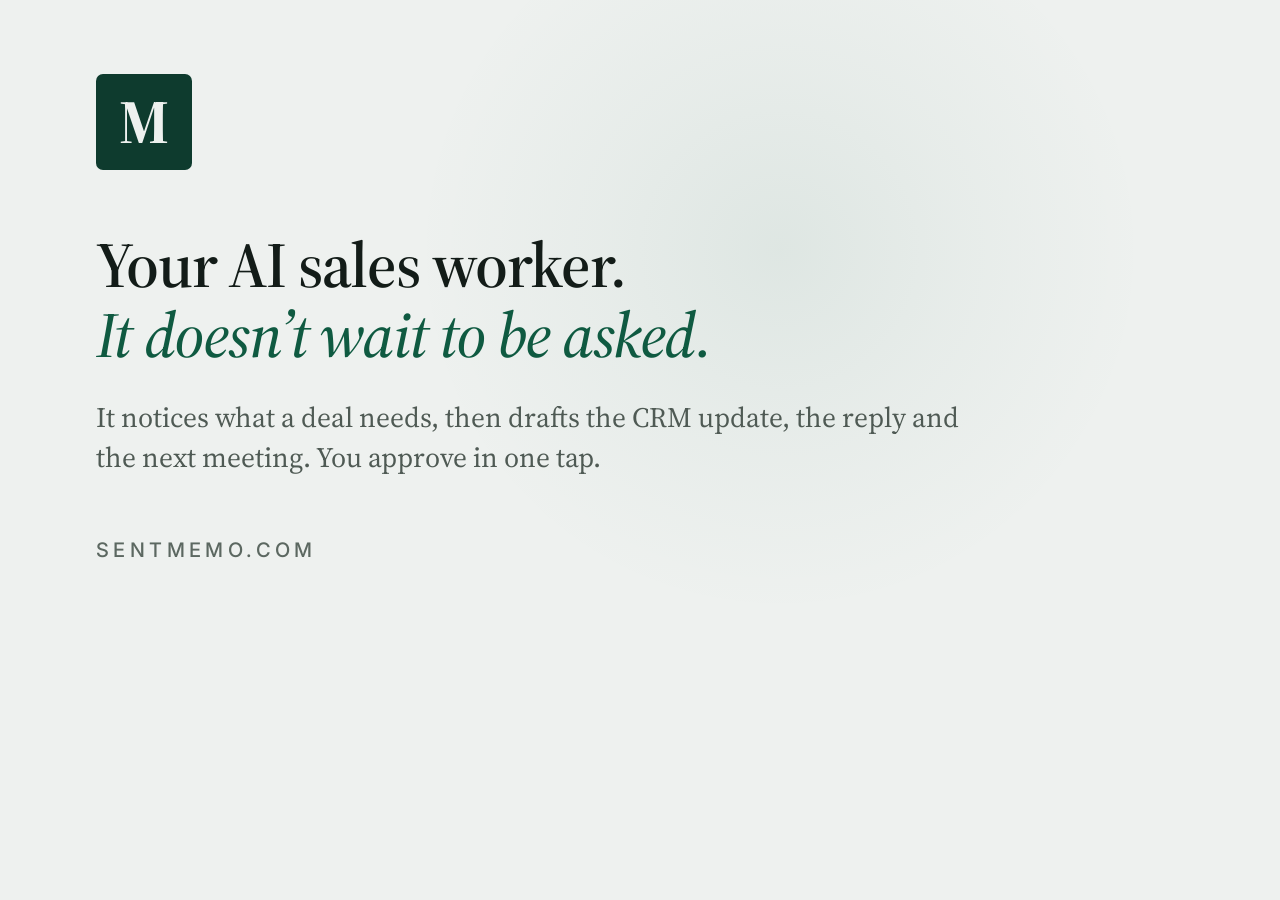
<file: og.source.html>
<!DOCTYPE html>
<html lang="en">
<head>
<meta charset="UTF-8">
<link rel="preconnect" href="https://fonts.googleapis.com">
<link rel="preconnect" href="https://fonts.gstatic.com" crossorigin>
<link href="https://fonts.googleapis.com/css2?family=Source+Serif+4:ital,opsz,wght@0,8..60,400;0,8..60,600;0,8..60,700;1,8..60,400;1,8..60,500;1,8..60,600&family=Inter:wght@400;500;600&display=swap" rel="stylesheet">
<style>
  :root {
    --paper:      #eef1ef;
    --paper-warm: #dfeae4;
    --ink:        #131c18;
    --ink-soft:   #4f5a54;
    --ink-mute:   #5c6861;
    --accent:     #0f5a41;
    --accent-deep: #0e3b2e;
    --serif: 'Source Serif 4', 'Iowan Old Style', Georgia, serif;
    --sans:  'Inter', -apple-system, Helvetica, Arial, sans-serif;
  }
  * { margin: 0; padding: 0; box-sizing: border-box; }
  /* Paper behind the card too, so a capture that overshoots the 630px by a
     pixel or two bleeds the canvas rather than a white strip. */
  html { background: var(--paper); }
  body { width: 1200px; height: 630px; overflow: hidden; }

  .card {
    position: relative;
    width: 1200px;
    height: 630px;
    background: var(--paper);
    padding: 74px 96px 68px;
    display: flex;
    flex-direction: column;
    justify-content: space-between;
    overflow: hidden;
  }

  /* Faint green wash, centre-right — kept well under the old rust bloom so the
     card reads as flat paper rather than an ambient glow. */
  .glow {
    position: absolute;
    width: 760px; height: 760px;
    top: -130px; right: 40px;
    background: radial-gradient(circle, rgba(15, 90, 65, 0.07) 0%, rgba(15, 90, 65, 0.03) 34%, rgba(15, 90, 65, 0) 68%);
    pointer-events: none;
  }

  .mark {
    width: 96px; height: 96px;
    border-radius: 7px;
    background: var(--accent-deep);
    display: flex; align-items: center; justify-content: center;
    font-family: var(--serif);
    font-weight: 700;
    font-size: 62px;
    color: var(--paper);
    line-height: 1;
  }

  .hed {
    font-family: var(--serif);
    font-size: 64px;
    line-height: 1.1;
    letter-spacing: -0.018em;
    color: var(--ink);
    font-weight: 600;
    /* Caps the measure so each of the two clauses keeps its own line. */
    max-width: 880px;
  }
  .hed em {
    display: block;
    font-style: italic;
    font-weight: 500;
    color: var(--accent);
  }

  /* Serif, like the hed above it and like the deck on the page itself.
     It is a sentence, and sentences are serif here — only the wordmark
     footer below stays in the label face. */
  .deck {
    font-family: var(--serif);
    font-size: 28px;
    line-height: 1.45;
    color: var(--ink-soft);
    max-width: 900px;
    margin-top: 26px;
  }

  .foot {
    font-family: var(--sans);
    font-size: 20px;
    font-weight: 500;
    letter-spacing: 0.22em;
    text-transform: uppercase;
    color: var(--ink-mute);
  }

  .stack { position: relative; z-index: 1; }
</style>
</head>
<body>
  <div class="card">
    <div class="glow" aria-hidden="true"></div>

    <div class="stack"><div class="mark">M</div></div>

    <div class="stack">
      <h1 class="hed">
        Your AI sales worker.
        <em>It doesn&rsquo;t wait to be asked.</em>
      </h1>
      <p class="deck">
        It notices what a deal needs, then drafts the CRM update, the reply and the next meeting. You approve in one tap.
      </p>
    </div>

    <div class="stack foot">sentmemo.com</div>
  </div>
</body>
</html>
</file>
<file: sales.css>
:root {
      /* ── Memo's "Close" palette ─────────────────────────────────
         These are the app's own design tokens (app/globals.css),
         not a marketing approximation of them: deep racing green on a
         cool mineral off-white. Green is the one hue a sales tool has
         earned — it means *closed* — and at this depth it reads Nordic
         rather than fintech mint. The neutral it sits on is the site's
         one departure from the app: the app's canvas is bone, and bone
         under a serif display is the house style of half the AI web, so
         the marketing page rotates the same lightness onto the green
         axis. Everything else here should stay in step with the app;
         where they differ elsewhere, the app is right. */

      /* Paper — the neutral ramp, a cool mineral off-white on the way to
         green-black. The canvas used to be bone (#f6f6f2), a warm ivory
         that put the page in the same room as every other serif-on-cream
         AI site. Same lightness, hue rotated off yellow onto the green
         axis: it now reads as weathered stone rather than paper stock,
         and it agrees with the racing green instead of fighting it. */
      --paper:        #eef1ef;  /* canvas        · neutral-50  */
      --surface:      #ffffff;  /* cards, panels · surface     */
      --paper-card:   #e7ebe8;  /* subtle rows   · neutral-100 */
      --paper-warm:   #dfeae4;  /* brand tint    · brand       */
      --paper-deep:   #c3d6cc;  /* tint border   · brand-strong*/

      /* Ink — a three-step text ramp, never two. */
      --ink:          #131c18;  /* primary text   · neutral-900 */
      --ink-soft:     #4f5a54;  /* secondary      · neutral-600 */
      --ink-mute:     #5c6861;  /* tertiary       · ink-subtle  */
      --ink-faint:    #97a29a;  /* captions       · neutral-400 */
      --rule:         #c5cec9;  /* strong border  · neutral-300 */
      --rule-soft:    #dde3df;  /* default border · neutral-200 */

      /* Racing green. `--primary` is the action surface and carries the
         canvas colour, not white; `--accent` is emphasis — links and
         focus — lifted off it so a link is not a button. */
      --primary:      #0e3b2e;
      --primary-hover:#0a2d23;
      --on-primary:   #eef1ef;
      --accent:       #0f5a41;
      --accent-deep:  #0a2d23;
      --accent-glow:  rgba(15, 90, 65, 0.16);

      /* Status. Always rendered on its own soft tint, which is what
         keeps "won" reading as a status rather than as brand chrome. */
      --success:      #14713f;
      --success-soft: #dcf2e4;
      --warning:      #8a4b06;
      --warning-soft: #f7edd8;
      --danger:       #a8291d;
      --danger-soft:  #f7e4e1;

      /* The same three on a dark ground — Slack's chrome, the app's dark
         theme. A #8a4b06 amber picked for text-on-tint is mud at 6px on
         near-black, so the dots take these instead. */
      --success-lit:  #5fd39b;
      --warning-lit:  #e2a45c;
      --danger-lit:   #f28b7d;

      /* Two families, and the split between them is by *role*, not by
         size or by whim. The page had drifted: sentences of running prose
         set in Inter sitting directly under serif headings, an italic
         serif name in a row of sans caps, and a Slack mock asking for a
         Lato it never loaded, so it rendered in a third, system face.
         The rule, from here on:

           --serif  everything editorial. Headings, ledes, body copy,
                    card copy, list descriptions, statistics, citations,
                    plate captions. If it is a sentence, it is serif.
           --sans   everything that labels or operates. Eyebrows and
                    smallcaps, buttons, tags, nav, footer, and the chrome
                    inside the product mocks — which are pictures of
                    software, and software is set in a UI face.

         One exception, and it is the app's rather than the page's: page
         titles inside the mocks (`.web-page-head h3`, `.ap-card h5`) stay
         serif, because Memo's own interface sets them that way and a
         screenshot should show the product, not the stylesheet.

         Nothing else gets a font-family. */
      --serif: 'Source Serif 4', 'Source Serif Pro', 'Iowan Old Style', Georgia, 'Times New Roman', serif;
      --sans:  'Inter', -apple-system, BlinkMacSystemFont, 'Segoe UI', Helvetica, Arial, sans-serif;

      --gutter: 1.5rem;
      --max:    74rem;
    }

    * { margin: 0; padding: 0; box-sizing: border-box; }

    html {
      font-size: 17px;
      -webkit-font-smoothing: antialiased;
      -moz-osx-font-smoothing: grayscale;
      text-rendering: optimizeLegibility;
    }
    @media (min-width: 60rem) { html { font-size: 18px; } }

    body {
      font-family: var(--serif);
      font-weight: 400;
      font-size: 1.0625rem;
      line-height: 1.6;
      color: var(--ink);
      background: var(--paper);
      font-feature-settings: "kern", "liga", "onum";
    }

    a { color: var(--accent); text-decoration: none; }
    p { hanging-punctuation: first last; }

    ::selection { background: var(--primary); color: var(--on-primary); }

    /* ── Layout ───────────────────────────────────────────────── */
    .container {
      max-width: var(--max);
      margin: 0 auto;
      padding: 0 var(--gutter);
    }
    @media (min-width: 50rem) {
      .container { padding: 0 3rem; }
    }
    @media (min-width: 80rem) {
      .container { padding: 0 4rem; }
    }
    .narrow { max-width: 60rem; margin: 0 auto; }

    /* ── Typographic primitives ───────────────────────────────── */
    .smallcaps {
      font-family: var(--sans);
      font-size: 0.7rem;
      font-weight: 500;
      letter-spacing: 0.18em;
      text-transform: uppercase;
      color: var(--ink-mute);
    }
    .smallcaps--accent { color: var(--accent); }
    .caption {
      font-size: 0.9rem;
      color: var(--ink-mute);
      font-weight: 400;
    }

    /* ── Buttons ──────────────────────────────────────────────── */
    .btn {
      display: inline-flex;
      align-items: center;
      gap: 0.5rem;
      padding: 0.85rem 1.6rem;
      font-family: var(--sans);
      font-size: 0.94rem;
      font-weight: 600;
      letter-spacing: 0.005em;
      border-radius: 4px;
      border: 1px solid transparent;
      text-decoration: none;
      cursor: pointer;
      transition: background 180ms ease, color 180ms ease, border-color 180ms ease, transform 80ms ease;
      white-space: nowrap;
    }
    .btn:active { transform: translateY(1px); }
    .btn-primary {
      background: var(--primary);
      color: var(--on-primary);
    }
    .btn-primary:hover { background: var(--primary-hover); color: var(--on-primary); }
    .btn-ghost {
      background: transparent;
      color: var(--ink);
      border-color: var(--rule);
    }
    .btn-ghost:hover { border-color: var(--ink); color: var(--ink); }
    .btn-sm  { padding: 0.45rem 0.95rem; font-size: 0.78rem; letter-spacing: 0.04em; }
    .btn-md  { padding: 0.7rem  1.3rem; font-size: 0.88rem; }
    .btn-lg  { padding: 1rem    2rem;   font-size: 1rem; }
    .btn .arrow { transition: transform 180ms ease; }
    .btn:hover .arrow { transform: translateX(3px); }

    .link {
      color: var(--accent);
      background-image: linear-gradient(currentColor, currentColor);
      background-position: 0 100%;
      background-repeat: no-repeat;
      background-size: 100% 1px;
      padding-bottom: 1px;
      transition: background-size 220ms ease, color 220ms ease;
    }
    .link:hover { color: var(--accent-deep); background-size: 100% 2px; }

    /* Mock links inside illustrative UI plates — non-interactive,
       non-focusable, styled to look like links for visual fidelity. */
    .mock-link {
      color: var(--accent);
      cursor: default;
    }

    /* ── Masthead ─────────────────────────────────────────────── */
    .masthead {
      padding-top: 1.5rem;
      padding-bottom: 1.5rem;
    }
    .masthead-row {
      display: flex;
      align-items: center;
      justify-content: space-between;
      gap: 1.5rem;
    }
    .wordmark {
      font-family: var(--serif);
      font-weight: 500;
      font-size: 1.5rem;
      letter-spacing: -0.005em;
      color: var(--ink);
      display: inline-flex;
      align-items: baseline;
      gap: 0.05em;
    }
    .wordmark .bar {
      display: inline-block;
      width: 0.55em;
      height: 0.12em;
      background: var(--accent);
      margin-left: 0.08em;
      transform: translateY(-0.02em);
    }
    .masthead-meta {
      display: flex;
      align-items: center;
      gap: 1.75rem;
    }
    .masthead-meta a.nav {
      color: var(--ink-soft);
      font-family: var(--sans);
      font-size: 0.78rem;
      letter-spacing: 0.06em;
      text-transform: uppercase;
      font-weight: 500;
    }
    .masthead-meta a.nav:hover { color: var(--accent); }
    .masthead-meta a.login { color: var(--ink); }
    @media (max-width: 36rem) {
      .masthead-meta a.nav { display: none; }
      .masthead-meta a.login { display: inline-flex; }
    }

    /* ── Hero ─────────────────────────────────────────────────── */
    .hero {
      position: relative;
      padding-top: clamp(2rem, 4vw, 3.5rem);
      padding-bottom: clamp(2.5rem, 5vw, 4rem);
      overflow: hidden;
      isolation: isolate;
    }
    .hero-glow {
      position: absolute;
      top: clamp(8rem, 16vw, 14rem);
      left: 50%;
      transform: translateX(-50%);
      width: min(80rem, 110vw);
      height: 36rem;
      background:
        radial-gradient(ellipse closest-side at 50% 45%, var(--accent-glow) 0%, rgba(223, 234, 228, 0.45) 28%, transparent 100%);
      pointer-events: none;
      z-index: 0;
    }
    .hero-orb {
      position: absolute;
      top: clamp(6rem, 14vw, 11rem);
      left: 50%;
      transform: translateX(-50%);
      width: min(46rem, 90vw);
      aspect-ratio: 1;
      border-radius: 50%;
      border: 1px solid rgba(15, 90, 65, 0.08);
      pointer-events: none;
      z-index: 0;
    }
    .hero-orb::before, .hero-orb::after {
      content: "";
      position: absolute;
      inset: 8%;
      border-radius: 50%;
      border: 1px solid rgba(15, 90, 65, 0.06);
    }
    .hero-orb::after { inset: 18%; border-color: rgba(15, 90, 65, 0.045); }

    .hero-stage {
      position: relative;
      max-width: 64rem;
      margin: 0 auto;
      padding: 0 0.5rem;
      text-align: center;
      z-index: 2;
    }
    .hero .eyebrow {
      margin-bottom: 1.6rem;
      display: inline-block;
    }
    .hed {
      font-family: var(--serif);
      font-weight: 500;
      font-size: clamp(2.3rem, 5.6vw, 4.2rem);
      line-height: 1.04;
      letter-spacing: -0.025em;
      color: var(--ink);
      margin: 0 auto 1.6rem;
      /* 24ch (was 18ch at 5.6rem) — the hed is now a full sentence rather than
         two short clauses, and the narrower measure broke it over four lines,
         pushing the CTA and the Slack plate below the fold. */
      /* min(…, 100%) so the wider measure never exceeds the container: at the
         clamp floor (2.4rem) a flat 24ch overflows a 390px viewport. */
      max-width: min(24ch, 100%);
      /* No auto-hyphenation in the hero hed — it broke "touchpoints" across
         lines as "touch-points". Wrap at word boundaries instead. */
      -webkit-hyphens: manual;
      hyphens: manual;
    }
    .hed em {
      font-style: italic;
      color: var(--accent);
      font-weight: 500;
      /* Break the accent clause onto its own line so the hed keeps its
         two-beat rhythm instead of running on from the ink sentence. */
      display: block;
    }
    .hero .deck {
      max-width: 36rem;
      font-size: clamp(1.1rem, 1.5vw, 1.3rem);
      line-height: 1.55;
      color: var(--ink-soft);
      margin: 0 auto 2.4rem;
    }
    .hero-cta {
      display: flex;
      align-items: center;
      gap: 0.75rem;
      flex-wrap: wrap;
      justify-content: center;
    }
    /* ── Floating product cards ───────────────────────────────── */
    .float-card {
      position: absolute;
      background: #fff;
      border-radius: 10px;
      /* Elevation in the ink hue, not a warm brown and not pure black —
         paper lifting off paper. Mirrors the app's --shadow-pop. */
      box-shadow:
        0 1px 0 rgb(19 28 24 / 0.02),
        0 14px 30px -16px rgb(19 28 24 / 0.18),
        0 6px 14px -8px rgb(19 28 24 / 0.08);
      padding: 0.85rem 1rem 0.95rem;
      font-family: var(--sans);
      font-size: 0.78rem;
      line-height: 1.42;
      color: var(--ink);
      border: 1px solid rgba(0,0,0,0.04);
      text-align: left;
      z-index: 1;
    }
    .float-card .label {
      font-weight: 600;
      font-size: 0.85rem;
      margin-bottom: 0.2rem;
      display: flex;
      align-items: center;
      gap: 0.45rem;
      color: var(--ink);
    }
    .float-card .label .pip {
      width: 0.95rem;
      height: 0.95rem;
      border-radius: 50%;
      display: inline-grid;
      place-items: center;
      font-size: 0.6rem;
      flex-shrink: 0;
      color: #fff;
      background: var(--accent);
    }
    .float-card .label .logo {
      width: 1.15rem;
      height: 1.15rem;
      flex-shrink: 0;
      object-fit: contain;
      display: block;
    }
    .float-card .meta {
      color: var(--ink-mute);
      font-size: 0.74rem;
    }
    .float-card .meta strong { color: var(--ink-soft); font-weight: 600; }
    .float-card .progress {
      margin-top: 0.55rem;
      height: 4px;
      background: rgba(15, 90, 65, 0.14);
      border-radius: 9999px;
      overflow: hidden;
    }
    .float-card .progress span {
      display: block;
      height: 100%;
      background: var(--accent);
      width: 70%;
      border-radius: 9999px;
    }

    /* Cards ride out into the viewport side-gutters so they clear the
       centred headline; the calc() tracks the gutter as the screen widens
       (1rem from the viewport edge), clamped so they stay anchored near the
       content on ultra-wide displays. */
    .float-card.transcript {
      top: 0;
      left: clamp(-15rem, calc((100% - 100vw) / 2 + 0.75rem), -0.5rem);
      width: 14.5rem;
      transform: rotate(-1.6deg);
    }
    .float-card.proposal {
      top: -1.5rem;
      right: clamp(-15rem, calc((100% - 100vw) / 2 + 0.75rem), -1rem);
      width: 16rem;
      transform: rotate(1.4deg);
    }
    .float-card.email {
      bottom: 3.5rem;
      left: clamp(-15rem, calc((100% - 100vw) / 2 + 0.75rem), -1.5rem);
      width: 15.5rem;
      transform: rotate(0.8deg);
    }
    .float-card.calendar {
      bottom: 5.5rem;
      right: clamp(-15rem, calc((100% - 100vw) / 2 + 0.75rem), 0rem);
      width: 13rem;
      transform: rotate(-1.2deg);
    }

    /* Only show the floating cards once the viewport is wide enough to seat
       them in the gutters without colliding with the headline. */
    @media (max-width: 80rem) {
      .float-card { display: none; }
    }

    /* ── Photo plate ──────────────────────────────────────────── */
    .plate {
      margin-top: clamp(2rem, 4vw, 3.25rem);
      margin-bottom: 1rem;
    }
    .plate-frame {
      background: transparent;
      padding: 0;
    }
    .plate-caption {
      display: flex;
      justify-content: space-between;
      gap: 2rem;
      padding-top: 1rem;
      align-items: baseline;
    }
    .plate-caption .figure {
      font-family: var(--sans);
      font-size: 0.7rem;
      letter-spacing: 0.18em;
      text-transform: uppercase;
      color: var(--ink-mute);
    }
    .plate-caption .text {
      font-family: var(--serif);
      font-style: italic;
      font-size: 0.95rem;
      color: var(--ink-soft);
      flex: 1;
      text-align: right;
    }

    /* ── Section spacing ──────────────────────────────────────── */
    /* Tightened from clamp(5rem, 11vw, 10rem): eight sections of that were most
       of the page's length, and the argument reads better close-set. */
    section.bay { padding: clamp(3.25rem, 7.5vw, 7rem) 0; }
    .section-eyebrow { display: inline-block; margin-bottom: 1.1rem; }

    h2.head {
      font-family: var(--serif);
      font-weight: 500;
      font-size: clamp(1.9rem, 4.2vw, 3.2rem);
      line-height: 1.06;
      letter-spacing: -0.022em;
      max-width: 26ch;
      color: var(--ink);
    }
    h2.head em { font-style: italic; }

    .lede {
      font-size: 1.12rem;
      line-height: 1.55;
      color: var(--ink-soft);
      max-width: 42rem;
      margin-top: 1.1rem;
    }

    /* ── Slack-window mock ────────────────────────────────────── */
    .slack-window {
      background: #1a1d21;
      border-radius: 8px;
      overflow: hidden;
      display: grid;
      grid-template-columns: 14rem 1fr;
      /* Slack's own face is Lato, but the page never loaded it, so this
         fell through to the system UI font — a third family on a
         two-family page. Inter is the closer read of Slack's chrome than
         SF or Segoe is, and it costs no extra request. */
      font-family: var(--sans);
      color: #d1d2d3;
      box-shadow:
        0 1px 0 rgba(0,0,0,0.04),
        0 30px 60px -28px rgb(19 28 24 / 0.45),
        0 18px 30px -16px rgb(19 28 24 / 0.35);
      border: 1px solid rgba(0,0,0,0.08);
    }
    @media (max-width: 56rem) {
      .slack-window { grid-template-columns: 1fr; }
      .slack-window .sw-side { display: none; }
    }
    .sw-topbar {
      grid-column: 1 / -1;
      background: #350d36;
      color: #d1d2d3;
      padding: 0.55rem 1rem;
      display: flex;
      align-items: center;
      gap: 0.75rem;
      font-size: 0.78rem;
      border-bottom: 1px solid #2c0d2e;
    }
    .sw-traffic {
      display: flex;
      gap: 0.4rem;
      margin-right: 0.4rem;
    }
    .sw-traffic span {
      width: 10px; height: 10px;
      border-radius: 50%;
      background: #ff5f57;
    }
    .sw-traffic span:nth-child(2) { background: #febc2e; }
    .sw-traffic span:nth-child(3) { background: #28c840; }
    .sw-search {
      flex: 1;
      max-width: 22rem;
      margin: 0 auto;
      background: rgba(255,255,255,0.08);
      border-radius: 4px;
      padding: 0.25rem 0.6rem;
      font-size: 0.74rem;
      color: rgba(255,255,255,0.7);
    }
    .sw-side {
      background: #19171c;
      padding: 0.75rem 0;
      font-size: 0.84rem;
      color: #cfd0d2;
      border-right: 1px solid #2c2d30;
    }
    .sw-workspace {
      padding: 0.4rem 1rem 0.85rem;
      font-weight: 700;
      font-size: 0.92rem;
      color: #fff;
      border-bottom: 1px solid #2c2d30;
      margin-bottom: 0.4rem;
      display: flex;
      align-items: center;
      gap: 0.35rem;
    }
    .sw-workspace::after {
      content: "▾";
      font-size: 0.7rem;
      color: rgba(255,255,255,0.6);
      margin-left: auto;
    }
    .sw-nav, .sw-channels {
      list-style: none;
      padding: 0;
      margin: 0;
    }
    .sw-section-label {
      padding: 0.7rem 1rem 0.25rem;
      font-size: 0.7rem;
      letter-spacing: 0.04em;
      color: #8b8d8f;
      font-weight: 600;
    }
    .sw-item, .sw-channel {
      padding: 0.3rem 1rem;
      display: flex;
      gap: 0.5rem;
      font-size: 0.82rem;
      color: #b0b1b2;
      align-items: center;
    }
    .sw-channel .hash { opacity: 0.7; font-weight: 500; }
    .sw-channel.active,
    .sw-item.active {
      background: #1164a3;
      color: #fff;
      font-weight: 700;
    }
    .sw-channel.active .hash { color: #fff; opacity: 1; }
    .sw-main {
      display: flex;
      flex-direction: column;
      min-height: 30rem;
    }
    @media (min-width: 56rem) { .sw-main { min-height: 36rem; } }

    .sw-head {
      padding: 0.85rem 1.25rem;
      border-bottom: 1px solid #2c2d30;
      display: flex;
      align-items: center;
      gap: 0.6rem;
      color: #fff;
      font-size: 0.92rem;
      font-weight: 700;
    }
    .sw-head .crumb {
      color: #d1d2d3;
      font-weight: 400;
      font-size: 0.78rem;
      margin-left: 0.3rem;
    }
    .sw-day {
      text-align: center;
      font-size: 0.74rem;
      color: #b0b1b2;
      padding: 0.5rem 1rem;
      position: relative;
      margin: 0.6rem 1.25rem;
      border-top: 1px solid #2c2d30;
    }
    .sw-day span {
      background: #1a1d21;
      padding: 0 0.6rem;
      position: relative;
      top: -0.85rem;
      display: inline-block;
    }

    .sw-body {
      padding: 0.6rem 1.25rem 0.5rem;
      flex: 1;
      display: flex;
      flex-direction: column;
      gap: 1.05rem;
    }

    .sw-msg {
      display: grid;
      grid-template-columns: 36px 1fr;
      gap: 0.7rem;
    }
    .sw-avatar {
      width: 36px; height: 36px;
      border-radius: 4px;
      background: var(--accent);
      color: #fff;
      display: grid;
      place-items: center;
      font-family: var(--serif);
      font-size: 1rem;
      font-weight: 600;
      letter-spacing: -0.01em;
    }
    .sw-meta { font-size: 0.84rem; color: #d1d2d3; line-height: 1.4; margin-bottom: 0.15rem; }
    .sw-meta .name { font-weight: 700; color: #fff; }
    .sw-meta .bot-tag {
      font-size: 0.6rem;
      background: #2c2d30;
      padding: 1px 4px;
      border-radius: 2px;
      margin-left: 0.35rem;
      color: #cfd0d2;
      font-weight: 700;
      letter-spacing: 0.04em;
      vertical-align: 1.5px;
    }
    .sw-meta .time { color: #8b8d8f; font-size: 0.72rem; margin-left: 0.4rem; }

    .sw-text { font-size: 0.88rem; line-height: 1.5; color: #d1d2d3; }
    .sw-text + .sw-text { margin-top: 0.55rem; }
    .sw-text strong { font-weight: 700; color: #fff; }
    .sw-text em { font-style: italic; color: #fff; }

    /* Proposal card inside Slack */
    .sw-proposal-actions {
      margin-top: 0.85rem;
      display: flex;
      gap: 0.5rem;
      align-items: center;
    }
    .sw-actbtn {
      font-family: var(--sans);
      font-size: 0.78rem;
      font-weight: 700;
      padding: 0.5rem 1rem;
      border-radius: 3px;
      border: 1px solid transparent;
    }
    .sw-actbtn.primary { background: #007a5a; color: #fff; }
    .sw-actbtn.ghost { background: transparent; color: #d1d2d3; border-color: #4a4d50; }
    /* Channel digest message styling */
    .sw-digest h5 {
      font-size: 0.86rem;
      font-weight: 700;
      color: #fff;
      margin: 0.85rem 0 0.4rem;
    }
    .sw-digest h5:first-child { margin-top: 0.2rem; }
    .sw-digest .item {
      font-size: 0.84rem;
      line-height: 1.5;
      margin-bottom: 0.5rem;
      color: #d1d2d3;
    }
    .sw-digest .item .who { color: #fff; font-weight: 700; }
    .sw-digest .item .stage { color: #8b8d8f; font-size: 0.78rem; }
    .sw-digest .item .desc { color: #b0b1b2; font-size: 0.82rem; display: block; margin-top: 0.1rem; }
    .sw-digest .lede {
      font-size: 0.84rem;
      font-style: italic;
      color: #b0b1b2;
      margin: 0.15rem 0 0.35rem;
      max-width: none;
    }
    .dotred, .dotamber, .dotgreen {
      display: inline-block;
      width: 9px; height: 9px;
      border-radius: 50%;
      vertical-align: 0;
      margin: 0 0.15rem;
    }
    .dotred { background: var(--danger-lit); }
    .dotamber { background: var(--warning-lit); }
    .dotgreen { background: var(--success-lit); }
    .sw-task {
      display: grid;
      grid-template-columns: 16px 1fr auto;
      gap: 0.55rem;
      align-items: baseline;
      padding: 0.34rem 0;
      font-size: 0.84rem;
      line-height: 1.4;
    }
    .sw-task .box {
      width: 12px; height: 12px;
      border: 1px solid #6f6f6f;
      border-radius: 2px;
      margin-top: 4px;
    }
    .sw-task .label { color: #d1d2d3; }
    .sw-task .label strong { color: #fff; font-weight: 700; }
    .sw-task .label .by { color: #8b8d8f; }
    .sw-task .when { color: #8b8d8f; font-size: 0.76rem; white-space: nowrap; }

    .sw-composer {
      border-top: 1px solid #2c2d30;
      background: #222529;
      padding: 0.55rem 1.25rem 0.7rem;
      font-size: 0.78rem;
      color: #8b8d8f;
      display: flex;
      flex-direction: column;
      gap: 0.4rem;
    }
    .sw-composer-toolbar {
      display: flex;
      gap: 0.55rem;
      color: #6f7174;
      font-size: 0.78rem;
    }
    .sw-composer-toolbar span {
      width: 18px; height: 18px;
      display: inline-grid;
      place-items: center;
      border-radius: 3px;
    }
    .sw-composer-input {
      color: #6f7174;
      padding: 0.35rem 0;
    }

    /* ── Problem ──────────────────────────────────────────────── */
    .problem-grid {
      margin-top: 2.5rem;
      display: grid;
      gap: 1.5rem;
      grid-template-columns: 1fr;
    }
    @media (min-width: 50rem) { .problem-grid { grid-template-columns: repeat(3, 1fr); gap: 1.75rem; } }
    .pcard {
      padding: 1.4rem 1.5rem 1.5rem;
      border-top: 1px solid var(--rule);
    }
    .pcard h3 {
      font-family: var(--serif);
      font-weight: 500;
      font-size: 1.4rem;
      line-height: 1.2;
      margin-bottom: 0.7rem;
      color: var(--ink);
    }
    .pcard p {
      font-size: 1rem;
      line-height: 1.55;
      color: var(--ink-soft);
    }
    .pcard .tag {
      font-family: var(--sans);
      font-size: 0.7rem;
      letter-spacing: 0.18em;
      text-transform: uppercase;
      color: var(--accent);
      font-weight: 500;
      margin-bottom: 1rem;
      display: block;
    }

    /* ── Numbers ──────────────────────────────────────────────── */
    .stats {
      margin-top: 2.75rem;
      border-top: 1px solid var(--rule);
    }
    .stat-row {
      display: grid;
      grid-template-columns: 1fr;
      gap: 0.5rem;
      padding: 1.5rem 0;
      border-bottom: 1px solid var(--rule-soft);
      align-items: baseline;
    }
    @media (min-width: 50rem) {
      .stat-row {
        grid-template-columns: 9rem 1fr 18rem;
        gap: 2.5rem;
        padding: 1.4rem 0;
      }
    }
    .stat-row .num {
      font-family: var(--serif);
      font-weight: 500;
      font-size: clamp(2.6rem, 4.5vw, 3.85rem);
      line-height: 1;
      letter-spacing: -0.02em;
      color: var(--accent);
    }
    .stat-row .label {
      font-family: var(--serif);
      font-weight: 500;
      font-size: clamp(1.15rem, 1.6vw, 1.4rem);
      line-height: 1.3;
      color: var(--ink);
    }
    .stat-row .gloss {
      font-size: 0.96rem;
      line-height: 1.55;
      color: var(--ink-soft);
    }
    .citations {
      margin-top: 1.5rem;
      font-size: 0.82rem;
      line-height: 1.7;
      color: var(--ink-mute);
      letter-spacing: 0.005em;
      max-width: 60rem;
    }
    .citations em { font-style: italic; }

    /* ── Solution / Steps ─────────────────────────────────────── */
    .steps {
      margin-top: 2.5rem;
      display: grid;
      gap: 2.5rem;
      grid-template-columns: 1fr;
      counter-reset: step;
    }
    @media (min-width: 50rem) {
      .steps {
        grid-template-columns: repeat(3, 1fr);
        gap: 3rem;
      }
      /* The four-part loop — Monitors / Thinks / Does the work / Learns —
         pairs up on a tablet and runs flat on a desk. */
      .steps-4 { grid-template-columns: repeat(2, 1fr); gap: 2.5rem 3rem; }
    }
    @media (min-width: 68rem) {
      .steps-4 { grid-template-columns: repeat(4, 1fr); gap: 2.5rem; }
    }
    .step {
      counter-increment: step;
      position: relative;
      padding-top: 2.6rem;
      border-top: 1px solid var(--rule);
    }
    .step::before {
      content: counter(step, decimal-leading-zero);
      position: absolute;
      top: 1rem;
      left: 0;
      font-family: var(--sans);
      font-size: 0.78rem;
      font-weight: 600;
      letter-spacing: 0.05em;
      color: var(--accent);
    }
    .step h3 {
      font-family: var(--serif);
      font-weight: 500;
      font-size: 1.5rem;
      line-height: 1.2;
      margin-bottom: 0.65rem;
      color: var(--ink);
    }
    .step p {
      font-size: 1rem;
      line-height: 1.6;
      color: var(--ink-soft);
    }

    .capability-row {
      margin-top: 3.25rem;
      display: grid;
      gap: 3rem;
      grid-template-columns: 1fr;
    }
    @media (min-width: 56rem) { .capability-row { grid-template-columns: 1fr 1fr; gap: 4.5rem; } }
    .caplist {
      list-style: none;
      padding: 0;
      margin-top: 1.25rem;
      border-top: 1px solid var(--rule);
    }
    .caplist li {
      padding: 0.85rem 0;
      border-bottom: 1px solid var(--rule-soft);
      font-size: 1.05rem;
      line-height: 1.45;
      color: var(--ink);
      display: grid;
      grid-template-columns: 1fr;
      gap: 0.2rem;
    }
    .caplist li .desc {
      font-size: 0.95rem;
      color: var(--ink-mute);
      font-weight: 400;
      line-height: 1.5;
    }
    .caplist.coming li { color: var(--ink-soft); }
    .caplist h4, .capability-row h4 {
      font-family: var(--sans);
      font-size: 0.7rem;
      letter-spacing: 0.18em;
      text-transform: uppercase;
      color: var(--ink-mute);
      font-weight: 500;
    }
    /* The label does the distinguishing, not a hue — same rule the app
       runs on (`Don't pick a hue to tell two categories apart`). */
    .caplist.coming h4 { color: var(--ink-mute); }

    /* ── Web-app mock ─────────────────────────────────────────
       The product's own light theme, not an invention: bone canvas,
       white cards, `neutral-200` rules, the pale-green brand tint
       behind the active nav item with racing green on top. It used to
       be a warm-cream dark UI, which is a palette the app deliberately
       dropped — a screenshot of Memo that Memo does not look like is
       worse than no screenshot. Light is also the app's own default
       (`data-theme` resolves to light unless the OS says otherwise).
       Shared by Plate I (Workspace) and Plate II (Today). */
    .webapp {
      background: var(--paper);
      color: var(--ink);
      border-radius: 8px;
      box-shadow:
        0 24px 50px -16px rgb(19 28 24 / 0.22),
        0 2px 6px -2px rgb(19 28 24 / 0.08);
      border: 1px solid var(--rule-soft);
      font-family: var(--sans);
      font-size: 0.86rem;
      overflow: hidden;
      display: grid;
      grid-template-columns: 13rem 1fr;
      min-height: 22rem;
    }
    @media (max-width: 48rem) {
      .webapp { grid-template-columns: 1fr; }
      .webapp .web-side { display: none; }
    }
    .web-side {
      background: var(--surface);
      border-right: 1px solid var(--rule-soft);
      padding: 1rem;
      display: flex;
      flex-direction: column;
      gap: 1.5rem;
    }
    .web-org {
      font-size: 0.84rem;
      color: var(--ink);
      font-weight: 600;
    }
    .web-org .org-sub {
      font-size: 0.72rem;
      color: var(--ink-faint);
      display: block;
      margin-top: 2px;
      font-weight: 400;
    }
    .web-nav { display: flex; flex-direction: column; gap: 0.15rem; }
    .web-nav a {
      color: var(--ink-mute);
      padding: 0.45rem 0.65rem;
      border-radius: 4px;
      font-size: 0.84rem;
      font-weight: 500;
    }
    .web-nav a.active {
      background: var(--paper-warm);
      color: var(--primary);
      font-weight: 600;
    }
    .web-main { padding: 1.4rem 1.7rem 1.7rem; background: var(--paper); }
    .web-page-head {
      display: flex;
      align-items: baseline;
      justify-content: space-between;
      gap: 0.75rem;
      margin-bottom: 1.4rem;
    }
    .web-page-head h3 {
      font-family: var(--serif);
      font-weight: 500;
      color: var(--ink);
      font-size: 1.5rem;
    }
    .web-refresh {
      font-size: 0.72rem;
      color: var(--ink-faint);
      display: flex;
      align-items: center;
      gap: 0.5rem;
    }
    .web-refresh .btn-mini {
      font: inherit;
      font-family: var(--sans);
      font-weight: 500;
      background: var(--surface);
      color: var(--ink-soft);
      border: 1px solid var(--rule-soft);
      padding: 0.2rem 0.6rem;
      border-radius: 4px;
    }
    /* ── Workspace demo (inside .webapp) ──────────────────────
       Plate I. The same light frame as Plate II, hosting the loop the
       product actually runs: a trigger Memo found on its own, one
       question it asks about it, the multi-action draft that answer
       becomes, and the write-back with an Undo on it. The three
       `.phase` blocks share one grid cell and cross-fade — see the
       animated-demo section below for the timing. */
    .webapp-demo { min-height: 30rem; }
    .webapp-demo .web-main { display: grid; padding: 1.3rem 1.6rem 1.5rem; }
    .ap-sub {
      font-size: 0.76rem;
      color: var(--ink-faint);
      margin-top: 0.15rem;
    }
    .ap-body {
      position: relative;
      display: grid;
      align-content: start;
    }
    .ap-body .phase { padding: 0; gap: 0.8rem; }

    .ap-label {
      font-family: var(--sans);
      font-size: 0.62rem;
      font-weight: 600;
      letter-spacing: 0.16em;
      text-transform: uppercase;
      color: var(--ink-faint);
      display: flex;
      align-items: baseline;
      gap: 0.5rem;
    }
    .ap-label .n {
      letter-spacing: 0;
      text-transform: none;
      font-weight: 400;
      color: var(--ink-faint);
      font-size: 0.68rem;
    }

    .ap-card {
      border: 1px solid var(--rule-soft);
      border-radius: 6px;
      background: var(--surface);
      padding: 0.95rem 1.05rem 1rem;
      box-shadow: 0 1px 2px 0 rgb(19 28 24 / 0.05);
    }
    .ap-card + .ap-card { margin-top: 0.6rem; }
    .ap-card h5 {
      font-family: var(--serif);
      font-weight: 500;
      font-size: 1.02rem;
      color: var(--ink);
      line-height: 1.35;
    }
    .ap-card p {
      font-size: 0.84rem;
      line-height: 1.5;
      color: var(--ink-soft);
      margin-top: 0.3rem;
    }
    /* Provenance. Every surfaced fact carries its source in the product;
       a rep who can't tell why they're being asked can't calibrate trust. */
    .ap-why {
      display: inline-flex;
      align-items: center;
      gap: 0.35rem;
      margin-top: 0.6rem;
      font-size: 0.68rem;
      color: var(--ink-mute);
      background: var(--paper-card);
      border: 1px solid var(--rule-soft);
      border-radius: 999px;
      padding: 0.18rem 0.55rem;
    }
    .ap-why strong { font-weight: 600; color: var(--ink-soft); }

    /* The ask: one question a day, answerable by voice from the card. */
    .ap-ask {
      display: grid;
      grid-template-columns: 1fr auto auto;
      gap: 0.45rem;
      align-items: center;
      margin-top: 0.75rem;
    }
    .ap-ask .field {
      border: 1px solid var(--rule-soft);
      background: var(--paper);
      border-radius: 5px;
      padding: 0.45rem 0.6rem;
      font-size: 0.8rem;
      color: var(--ink-faint);
    }
    .ap-ask .field.typed { color: var(--ink); background: var(--surface); }
    .ap-mic {
      width: 30px; height: 30px;
      border-radius: 999px;
      border: 1px solid var(--paper-deep);
      background: var(--paper-warm);
      color: var(--primary);
      display: grid;
      place-items: center;
      flex-shrink: 0;
    }

    .ap-btn {
      font-family: var(--sans);
      font-size: 0.78rem;
      font-weight: 600;
      padding: 0.42rem 0.85rem;
      border-radius: 5px;
      border: 1px solid var(--rule-soft);
      background: var(--surface);
      color: var(--ink-soft);
      white-space: nowrap;
    }
    .ap-btn.primary {
      background: var(--primary);
      border-color: var(--primary);
      color: var(--on-primary);
    }
    .ap-actions {
      display: flex;
      align-items: center;
      gap: 0.5rem;
      flex-wrap: wrap;
      margin-top: 0.85rem;
      padding-top: 0.8rem;
      border-top: 1px solid var(--rule-soft);
    }
    .ap-hint { font-size: 0.7rem; color: var(--ink-faint); }

    /* First person, always — the product never narrates itself in the
       third person, so neither does a screenshot of it. */
    .ap-thinking {
      display: flex;
      align-items: center;
      gap: 0.5rem;
      font-size: 0.78rem;
      font-weight: 600;
      color: var(--accent);
      margin-top: 0.7rem;
    }

    .ap-prop-head {
      display: flex;
      align-items: baseline;
      gap: 0.5rem;
      font-family: var(--sans);
      font-size: 0.74rem;
      font-weight: 600;
      color: var(--ink);
      padding-bottom: 0.6rem;
      border-bottom: 1px solid var(--rule-soft);
    }
    .ap-prop-head .badge {
      margin-left: auto;
      font-weight: 500;
      font-size: 0.66rem;
      color: var(--ink-mute);
      background: var(--paper-card);
      border-radius: 3px;
      padding: 0.12rem 0.4rem;
    }
    /* The one bounded level-3 crossing: additive actions are already
       done when the card opens, each with an Undo; everything that could
       take something away still waits. Two headings, one gate. */
    .ap-split {
      font-family: var(--sans);
      font-size: 0.62rem;
      font-weight: 600;
      letter-spacing: 0.12em;
      text-transform: uppercase;
      color: var(--ink-faint);
      margin: 0.7rem 0 0.15rem;
    }
    .ap-row {
      display: grid;
      grid-template-columns: 15px 1fr auto;
      gap: 0.55rem;
      align-items: start;
      padding: 0.42rem 0;
      font-size: 0.82rem;
      line-height: 1.45;
      color: var(--ink-soft);
      border-top: 1px solid var(--rule-soft);
    }
    .ap-split + .ap-row { border-top: 0; }
    .ap-row strong { color: var(--ink); font-weight: 600; }
    .ap-row .meta { display: block; color: var(--ink-faint); font-size: 0.74rem; }
    .ap-box {
      width: 14px; height: 14px;
      border: 1px solid var(--rule);
      border-radius: 3px;
      margin-top: 3px;
      background: var(--surface);
    }
    .ap-box.on {
      background: var(--primary);
      border-color: var(--primary);
      color: var(--on-primary);
      display: grid;
      place-items: center;
      font-size: 0.6rem;
      font-weight: 700;
    }
    .ap-box.on::before { content: "\2713"; }
    .ap-tag {
      font-family: var(--sans);
      font-size: 0.62rem;
      font-weight: 600;
      letter-spacing: 0.04em;
      color: var(--ink-mute);
      background: var(--paper-card);
      border-radius: 3px;
      padding: 0.12rem 0.4rem;
      margin-top: 2px;
      white-space: nowrap;
    }
    .ap-undo {
      font-family: var(--sans);
      font-size: 0.7rem;
      font-weight: 600;
      color: var(--accent);
      margin-top: 2px;
      white-space: nowrap;
    }
    .ap-sent {
      display: flex;
      align-items: center;
      gap: 0.45rem;
      font-family: var(--sans);
      font-size: 0.76rem;
      font-weight: 600;
      color: var(--success);
      background: var(--success-soft);
      border-radius: 5px;
      padding: 0.4rem 0.6rem;
      margin-bottom: 0.7rem;
    }
    .ap-links {
      display: flex;
      gap: 0.4rem;
      flex-wrap: wrap;
      margin-top: 0.8rem;
      padding-top: 0.75rem;
      border-top: 1px solid var(--rule-soft);
    }
    .ap-links .mock-link {
      font-family: var(--sans);
      font-size: 0.72rem;
      font-weight: 600;
      color: var(--ink-soft);
      border: 1px solid var(--rule-soft);
      background: var(--surface);
      border-radius: 4px;
      padding: 0.25rem 0.55rem;
    }
    .ap-links .mock-link .arrow { color: var(--accent); }

    /* ── Integrations ─────────────────────────────────────────── */
    .integrations-block {
      margin-top: 2.5rem;
      display: grid;
      gap: 3rem;
      grid-template-columns: 1fr;
    }
    /* Stacked rather than side-by-side: ten connectors divide evenly into
       five columns across the full measure, where a half-width column left
       Granola orphaned on a fourth row. */
    @media (min-width: 56rem) { .integrations-block { gap: 3.5rem; } }
    .integrations-block h4 {
      font-family: var(--sans);
      font-size: 0.7rem;
      letter-spacing: 0.18em;
      text-transform: uppercase;
      color: var(--ink-mute);
      font-weight: 500;
      margin-bottom: 1.4rem;
    }
    .integrations-block .coming-h4 { color: var(--ink-mute); }
    .iconrow {
      display: grid;
      grid-template-columns: repeat(2, 1fr);
      gap: 0;
      border-top: 1px solid var(--rule);
      border-left: 1px solid var(--rule);
    }
    @media (min-width: 36rem) { .iconrow { grid-template-columns: repeat(3, 1fr); } }
    @media (min-width: 56rem) { .iconrow--now { grid-template-columns: repeat(5, 1fr); } }
    .iconrow--soon { max-width: 34rem; }
    .iconcell {
      border-right: 1px solid var(--rule);
      border-bottom: 1px solid var(--rule);
      padding: 1.5rem 1rem;
      display: flex;
      flex-direction: column;
      align-items: center;
      justify-content: center;
      gap: 0.6rem;
      min-height: 4.75rem;
    }
    .iconcell img {
      max-height: 26px;
      max-width: 88%;
      width: auto;
      filter: brightness(0);
      opacity: 0.78;
    }
    .iconcell img.wide { max-height: 22px; max-width: 92%; }
    .iconcell .name {
      font-family: var(--sans);
      font-size: 0.66rem;
      letter-spacing: 0.16em;
      text-transform: uppercase;
      color: var(--ink-mute);
    }
    /* Same treatment as every other connector name — the "Coming soon"
       heading above the grid already does the distinguishing, so this had
       no reason to break into italic serif mid-row. */
    .iconcell.coming .name { color: var(--ink-faint); }

    /* ── Footer ───────────────────────────────────────────────── */
    .colophon {
      /* Carries the transition the closing section used to provide, so the
         footer doesn't butt against the page with a hard edge. Starts at
         paper-warm to match the integrations section, which became the last
         section on the page when pricing was dropped — starting at the lighter
         `--paper` would jump up in tone before darkening again, drawing a seam
         right where the gradient exists to hide one. */
      background: linear-gradient(180deg, var(--paper-warm) 0%, var(--paper-deep) 60%);
      padding: clamp(3rem, 6vw, 4.5rem) 0 3rem;
      font-family: var(--sans);
      font-size: 0.78rem;
      color: var(--ink-mute);
      letter-spacing: 0.02em;
    }
    .colophon-row {
      display: flex;
      justify-content: space-between;
      gap: 1.5rem;
      flex-wrap: wrap;
    }
    .colophon a { color: var(--ink-soft); }
    .colophon a:hover { color: var(--accent); }

    /* ── Animated 3-phase demo ────────────────────────────────── */
    /* All phases share one grid cell so they cross-fade on top of each other,
       while the cell auto-sizes to the tallest phase. This keeps the proposal
       panel from spilling out the bottom and overlapping the composer below. */
    .phase {
      grid-area: 1 / 1;
      padding: 0.9rem 1.25rem 0.5rem;
      display: flex;
      flex-direction: column;
      gap: 1.05rem;
      opacity: 0;
      animation: phaseShow 12s infinite;
      will-change: opacity, transform;
    }
    .phase-1 { animation-delay: 0s; }
    .phase-2 { animation-delay: 4s; }
    .phase-3 { animation-delay: 8s; }

    @keyframes phaseShow {
      0%        { opacity: 0; transform: translateY(8px); }
      4%        { opacity: 0; transform: translateY(8px); }
      9%        { opacity: 1; transform: translateY(0); }
      29%       { opacity: 1; transform: translateY(0); }
      33%       { opacity: 0; transform: translateY(-6px); }
      100%      { opacity: 0; transform: translateY(-6px); }
    }

    /* Phase 1: the ask lands, and I start reading */
    .thinking-dots {
      display: inline-flex;
      gap: 4px;
      align-items: center;
    }
    .thinking-dots span {
      width: 6px; height: 6px;
      border-radius: 50%;
      background: var(--accent);
      animation: thinkBounce 1.2s infinite ease-in-out;
    }
    .thinking-dots span:nth-child(2) { animation-delay: 0.18s; }
    .thinking-dots span:nth-child(3) { animation-delay: 0.36s; }
    @keyframes thinkBounce {
      0%, 70%, 100% { opacity: 0.35; transform: translateY(0); }
      35%           { opacity: 1;    transform: translateY(-2px); }
    }

    /* Phase 2: the approve button asks for the tap */
    .phase-2 .ap-btn.primary {
      animation: pulseGlow 2.4s infinite ease-in-out;
      animation-delay: 5.2s;
    }
    @keyframes pulseGlow {
      0%, 100% { box-shadow: 0 0 0 0 rgba(15, 90, 65, 0); }
      50%      { box-shadow: 0 0 0 4px rgba(15, 90, 65, 0.28); }
    }

    /* ── Reduced motion ───────────────────────────────────────── */
    @media (prefers-reduced-motion: reduce) {
      * { transition: none !important; animation-duration: 0.001s !important; animation-iteration-count: 1 !important; }
      /* Without motion the demo becomes a still, so it has to be the frame
         that carries the most: the multi-action draft, split into what Memo
         already did and what it is asking permission for. */
      .phase-2 { opacity: 1; }
      .phase-1, .phase-3 { display: none; }
    }
</file>
<file: legal.css>
/* Long-form legal documents. Inherits the palette and fonts from sales.css,
   including its rule for which family goes where: serif for anything that is
   read as a sentence, sans only for labels and operators. A document whose
   heading ladder changed family at h3, and whose metadata, contact block and
   table copy were all set in the label face, was breaking that rule four
   times over. Everything here is now the reading measure and the document
   furniture that a landing page has no use for. */

.legal-shell {
  max-width: 46rem;
  margin: 0 auto;
  padding: clamp(3rem, 7vw, 5.5rem) var(--gutter) clamp(4rem, 9vw, 7rem);
}

.legal-shell .eyebrow {
  font-family: var(--sans);
  font-size: 0.72rem;
  font-weight: 600;
  letter-spacing: 0.13em;
  text-transform: uppercase;
  color: var(--ink-faint);
  margin-bottom: 0.9rem;
}

.legal-shell h1 {
  font-family: var(--serif);
  font-size: clamp(2.1rem, 5vw, 3rem);
  font-weight: 600;
  line-height: 1.12;
  letter-spacing: -0.015em;
  margin-bottom: 0.75rem;
}

.legal-meta {
  font-size: 0.92rem;
  color: var(--ink-mute);
  padding-bottom: 1.6rem;
  border-bottom: 1px solid var(--rule);
  margin-bottom: 2.4rem;
}

.legal-lede {
  font-size: 1.16rem;
  line-height: 1.62;
  color: var(--ink-soft);
  margin-bottom: 2.4rem;
}

.legal-shell h2 {
  font-family: var(--serif);
  font-size: 1.42rem;
  font-weight: 600;
  line-height: 1.25;
  letter-spacing: -0.01em;
  margin: 2.9rem 0 0.85rem;
  padding-top: 1.6rem;
  border-top: 1px solid var(--rule-soft);
}

.legal-shell h2:first-of-type { border-top: 0; padding-top: 0; }

/* h3 keeps the ladder in one family and separates itself by size and
   weight instead — the same trick h2 uses against h1. */
.legal-shell h3 {
  font-family: var(--serif);
  font-size: 1.08rem;
  font-weight: 600;
  margin: 1.7rem 0 0.55rem;
}

.legal-shell p { margin-bottom: 1.05rem; }
.legal-shell p:last-child { margin-bottom: 0; }

.legal-shell ul, .legal-shell ol { margin: 0 0 1.15rem 1.35rem; }
.legal-shell li { margin-bottom: 0.5rem; padding-left: 0.25rem; }
.legal-shell li:last-child { margin-bottom: 0; }

.legal-shell strong { font-weight: 600; }

/* A tint, not a bright green: `--accent-soft` was #4ea886, which the app
   dropped, and a mint underline on this canvas reads as a highlighter. */
.legal-shell a { border-bottom: 1px solid var(--paper-deep); }
.legal-shell a:hover { border-bottom-color: var(--accent); }

/* Callout — the few statements a reader should not be able to miss. */
.legal-note {
  background: var(--paper-warm);
  border-left: 3px solid var(--accent);
  padding: 1.1rem 1.3rem;
  margin: 1.6rem 0 1.8rem;
  font-size: 1rem;
  line-height: 1.58;
}
.legal-note p:last-child { margin-bottom: 0; }

/* Tables scroll inside themselves rather than widening the page. */
.legal-table-wrap {
  overflow-x: auto;
  margin: 1.3rem 0 1.8rem;
  border: 1px solid var(--rule);
  background: var(--paper-card);
}

.legal-shell table {
  width: 100%;
  min-width: 34rem;
  border-collapse: collapse;
  font-size: 0.94rem;
  line-height: 1.5;
}

.legal-shell th {
  text-align: left;
  font-family: var(--sans);
  font-weight: 600;
  font-size: 0.72rem;
  letter-spacing: 0.09em;
  text-transform: uppercase;
  color: var(--ink-mute);
  padding: 0.75rem 1rem;
  border-bottom: 1px solid var(--rule);
  white-space: nowrap;
}

.legal-shell td {
  padding: 0.8rem 1rem;
  vertical-align: top;
  border-bottom: 1px solid var(--rule-soft);
}

.legal-shell tbody tr:last-child td { border-bottom: 0; }
.legal-shell td:first-child { font-weight: 600; white-space: nowrap; }

.legal-contact {
  margin-top: 3.2rem;
  padding-top: 1.6rem;
  border-top: 1px solid var(--rule);
  font-size: 0.98rem;
  color: var(--ink-soft);
}

@media (max-width: 34rem) {
  .legal-shell h2 { font-size: 1.28rem; }
  .legal-shell ul, .legal-shell ol { margin-left: 1.1rem; }
}
</file>
